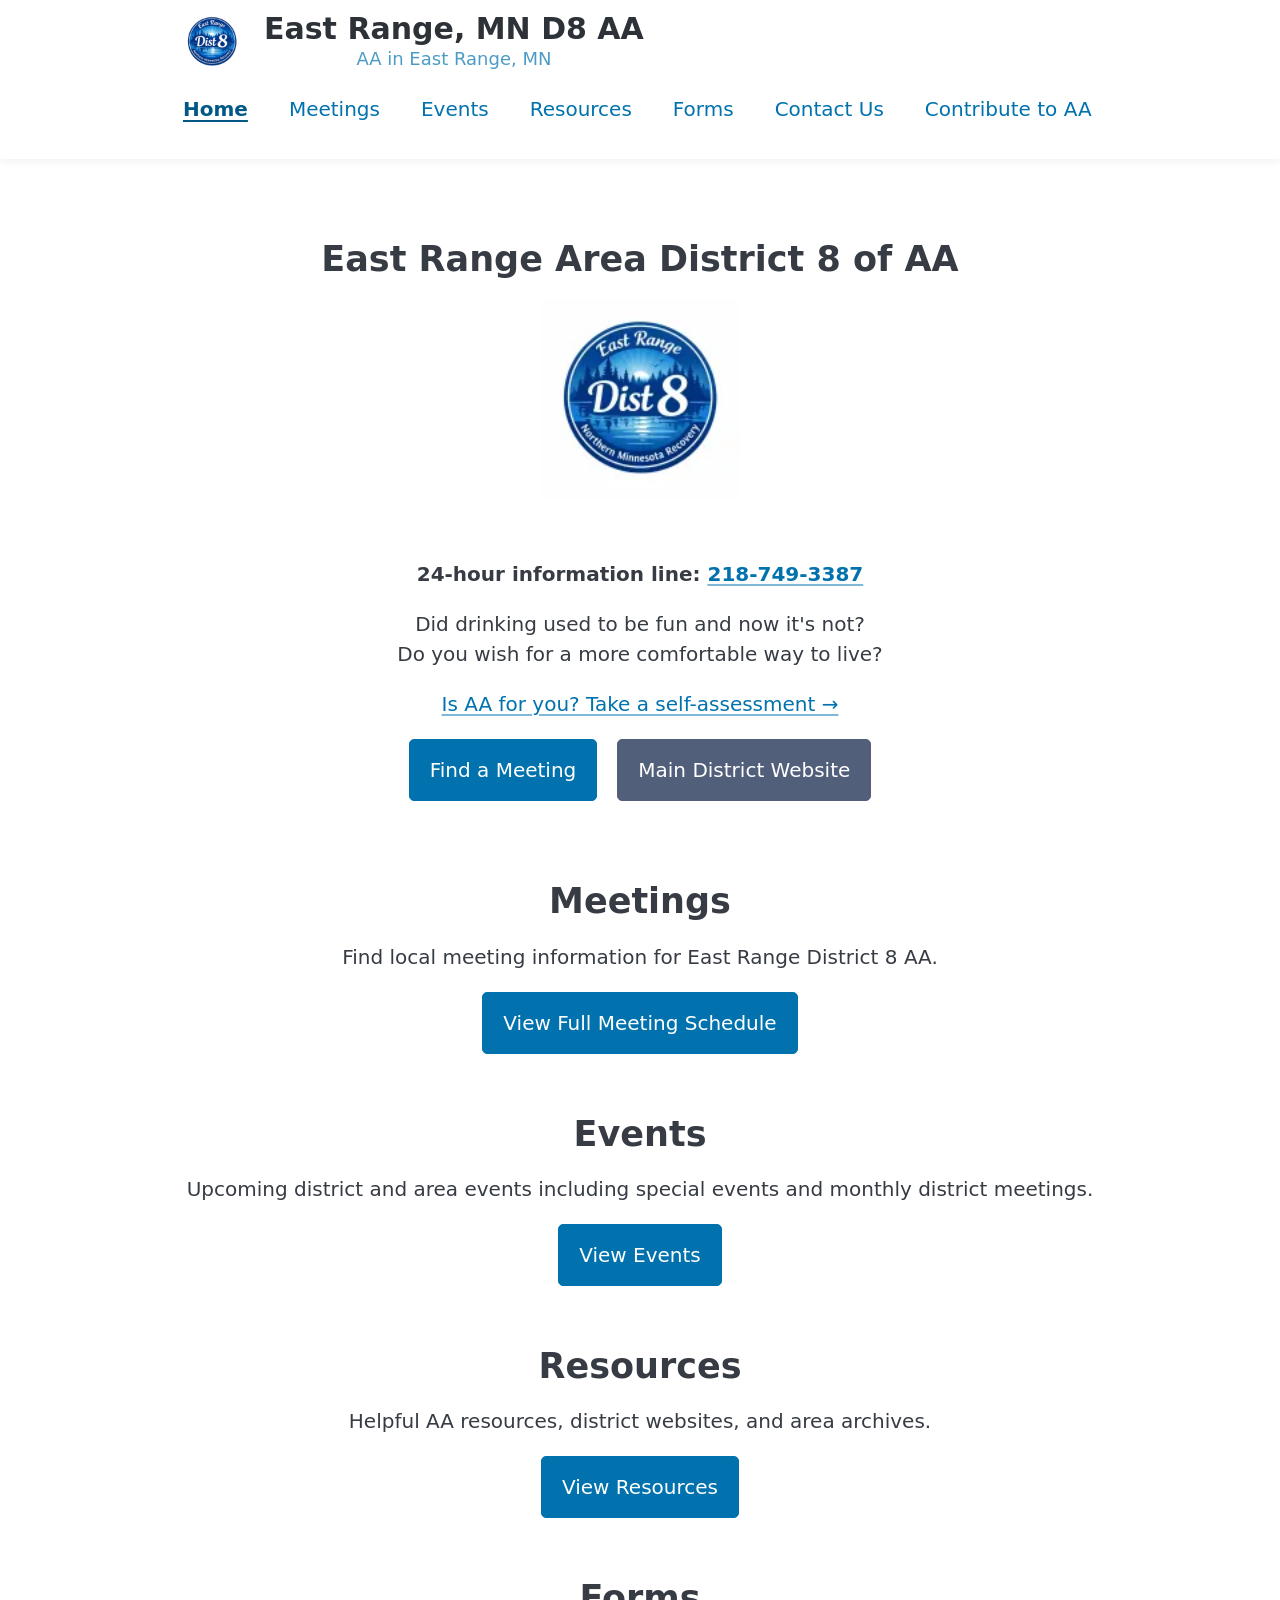
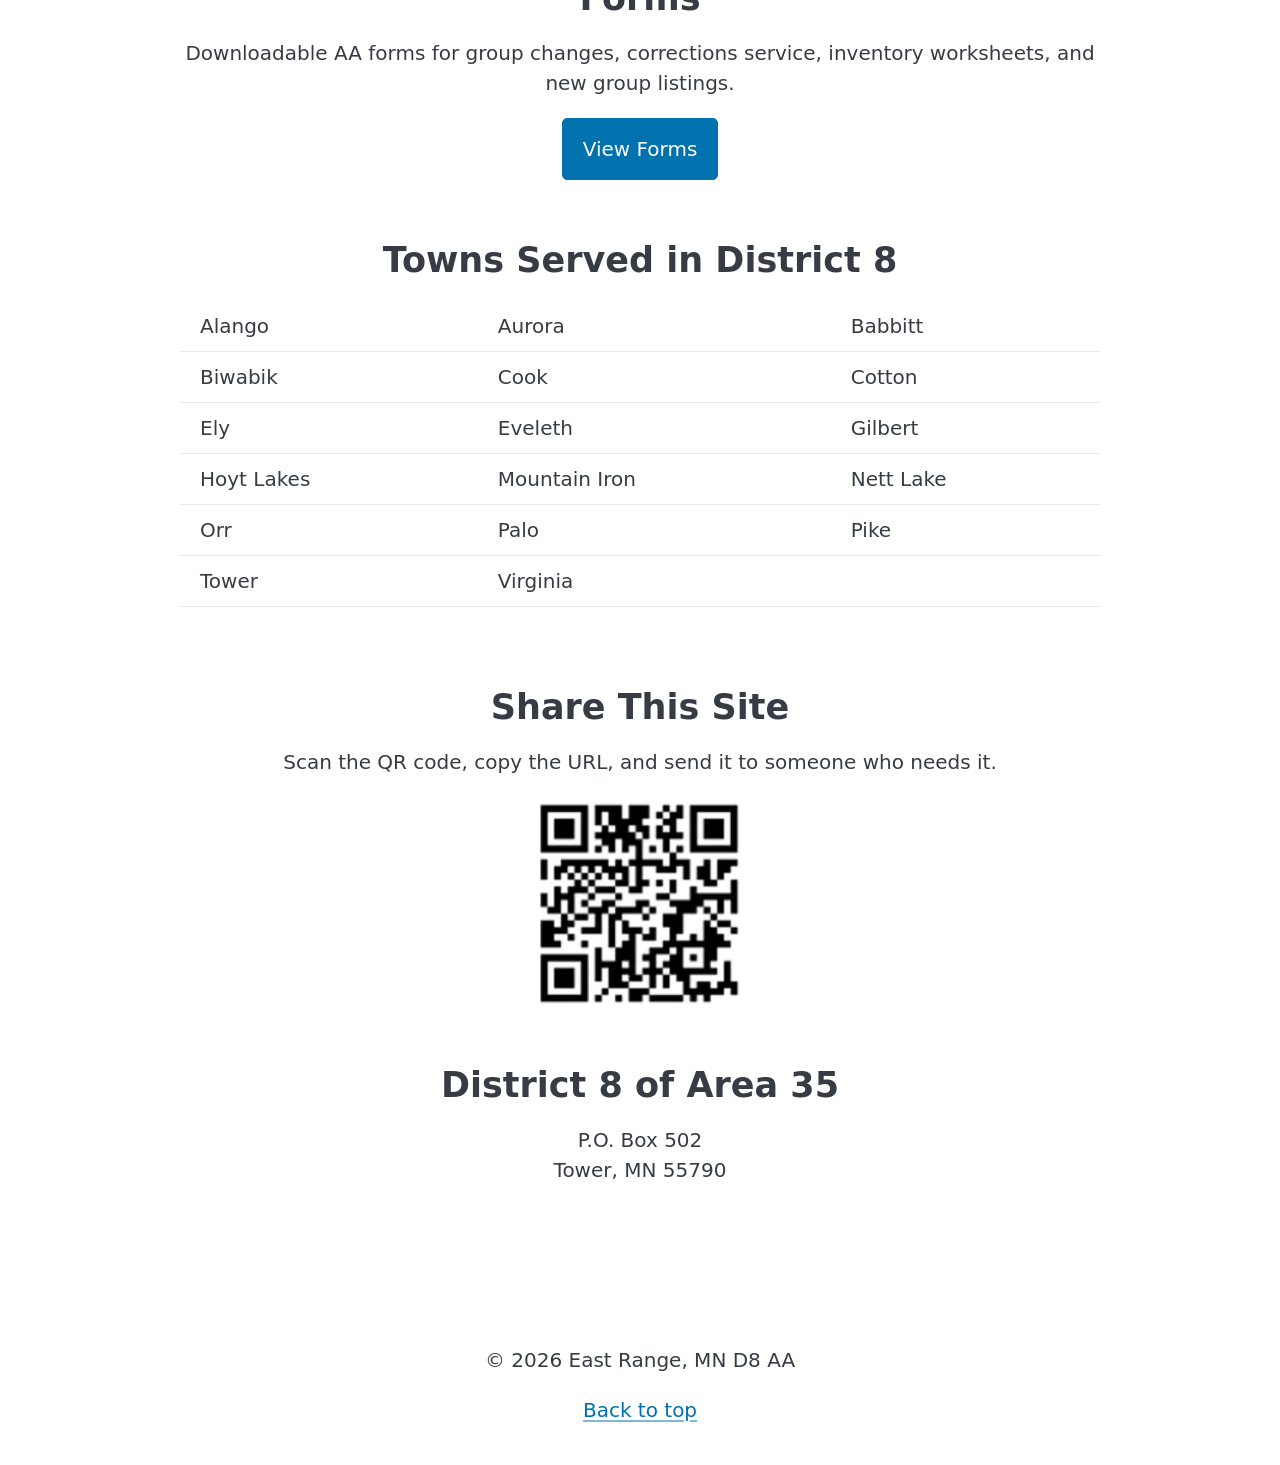
<file: index.html>
<!doctype html>
<html lang="en">
<head>
  <meta charset="utf-8">
  <meta name="viewport" content="width=device-width, initial-scale=1">
  <title>East Range, MN D8 AA</title>
  <meta name="description" content="AA in East Range, MN District 8">
  <link rel="stylesheet" href="assets/css/pico.min.css">
  <link rel="stylesheet" href="assets/css/site.css">
  <!-- Favicon / App Icons -->
  <link rel="icon" href="favicon.ico" sizes="any">
  <link rel="icon" type="image/png" sizes="32x32" href="assets/images/favicon_io/favicon-32x32.png">
  <link rel="icon" type="image/png" sizes="16x16" href="assets/images/favicon_io/favicon-16x16.png">
  <link rel="apple-touch-icon" href="assets/images/favicon_io/apple-touch-icon.png">
  <link rel="manifest" href="assets/images/favicon_io/site.webmanifest">
  <meta name="theme-color" content="#1f4d7a">
</head>
<body>
  <a class="skip-link" href="#main">Skip to content</a>

  <header class="site-header">
    <div class="container">
      <div class="branding">
        <a href="#top" class="brand-link" aria-label="East Range, MN D8 AA home">
          <img src="assets/images/favicon_io/android-chrome-192x192.png"
               alt="East Range District 8 AA logo"
               class="site-logo" width="64" height="64">
          <div class="brand-text">
            <h1 id="top">East Range, MN D8 AA</h1>
            <p class="tagline">AA in East Range, MN</p>
          </div>
        </a>
      </div>

      <nav class="site-nav" aria-label="Primary">
        <details class="nav-toggle">
          <summary role="button" class="secondary">Menu</summary>
          <ul>
            <li><a href="./" aria-current="page">Home</a></li>
            <li><a href="meetings/">Meetings</a></li>
            <li><a href="events/">Events</a></li>
            <li><a href="resources/">Resources</a></li>
            <li><a href="forms/">Forms</a></li>
            <li><a href="contact/">Contact Us</a></li>
            <li><a href="contribute/">Contribute to AA</a></li>
          </ul>
        </details>
        <ul class="nav-wide">
          <li><a href="./" aria-current="page">Home</a></li>
          <li><a href="meetings/">Meetings</a></li>
          <li><a href="events/">Events</a></li>
          <li><a href="resources/">Resources</a></li>
          <li><a href="forms/">Forms</a></li>
          <li><a href="contact/">Contact Us</a></li>
          <li><a href="contribute/">Contribute to AA</a></li>
        </ul>
      </nav>
    </div>
  </header>

  <main id="main" class="container">

    <!-- ============================================================ -->
    <!-- Hero                                                          -->
    <!-- ============================================================ -->
    <section id="home" class="hero">
      <h2>East Range Area District 8 of AA</h2>
          <section id="qr">
         <img src="assets/images/eastrangedist8_nmn_recovery.webp"
           alt="QR code for East Range District 8 AA website"
           width="200" height="200">
    </section>

      <!-- ============================================================ -->
      <!-- 24-hour information line                                      -->
      <!-- Update the phone number here if it changes.                  -->
      <!-- ============================================================ -->
      <p><strong>24-hour information line: <a href="tel:2187493387">218-749-3387</a></strong></p>

      <p>Did drinking used to be fun and now it's not?<br>
         Do you wish for a more comfortable way to live?</p>

      <p><a href="https://www.aa.org/self-assessment" target="_blank" rel="noopener noreferrer">
        Is AA for you? Take a self-assessment →
      </a></p>

      <div class="hero-actions">
        <a href="meetings/" role="button">Find a Meeting</a>
        <a href="https://eastrangedist8.com/" role="button" class="secondary"
           target="_blank" rel="noopener noreferrer">Main District Website</a>
      </div>
    </section>

    <!-- ============================================================ -->
    <!-- Meetings                                                      -->
    <!-- ============================================================ -->
    <section id="meetings">
      <h2>Meetings</h2>
      <p>Find local meeting information for East Range District 8 AA.</p>
      <a href="meetings/" role="button">View Full Meeting Schedule</a>
    </section>

    <!-- ============================================================ -->
    <!-- Events                                                        -->
    <!-- ============================================================ -->
    <section id="events">
      <h2>Events</h2>
      <p>Upcoming district and area events including special events and monthly district meetings.</p>
      <a href="events/" role="button">View Events</a>
    </section>

    <!-- ============================================================ -->
    <!-- Resources                                                     -->
    <!-- ============================================================ -->
    <section id="resources">
      <h2>Resources</h2>
      <p>Helpful AA resources, district websites, and area archives.</p>
      <a href="resources/" role="button">View Resources</a>
    </section>

    <!-- ============================================================ -->
    <!-- Forms                                                         -->
    <!-- ============================================================ -->
    <section id="forms">
      <h2>Forms</h2>
      <p>Downloadable AA forms for group changes, corrections service, inventory worksheets, and new group listings.</p>
      <a href="forms/" role="button">View Forms</a>
    </section>

    <!-- ============================================================ -->
    <!-- Towns Served                                                  -->
    <!-- Update this list if the district boundaries change.           -->
    <!-- ============================================================ -->
    <section id="towns">
      <h2>Towns Served in District 8</h2>
      <div class="table-wrap">
        <table>
          <tbody>
            <tr>
              <td>Alango</td>
              <td>Aurora</td>
              <td>Babbitt</td>
            </tr>
            <tr>
              <td>Biwabik</td>
              <td>Cook</td>
              <td>Cotton</td>
            </tr>
            <tr>
              <td>Ely</td>
              <td>Eveleth</td>
              <td>Gilbert</td>
            </tr>
            <tr>
              <td>Hoyt Lakes</td>
              <td>Mountain Iron</td>
              <td>Nett Lake</td>
            </tr>
            <tr>
              <td>Orr</td>
              <td>Palo</td>
              <td>Pike</td>
            </tr>
            <tr>
              <td>Tower</td>
              <td>Virginia</td>
              <td></td>
            </tr>
          </tbody>
        </table>
      </div>
    </section>

    <!-- ============================================================ -->
    <!-- QR Code                                                       -->
    <!-- Replace assets/images/qr-code.webp with your QR code image. -->
    <!-- Generate one at https://denisecase.github.io/qr-gen/         -->
    <!-- ============================================================ -->
    <section id="qr">
      <h2>Share This Site</h2>
      <p>Scan the QR code, copy the URL, and send it to someone who needs it.</p>
      <img src="assets/images/qr-code.webp"
           alt="QR code for East Range District 8 AA website"
           width="200" height="200">
    </section>

    <!-- ============================================================ -->
    <!-- Our Mailing Address                                       -->
    <!-- Update this address if it changes.                        -->
    <!-- ============================================================ -->
    <section id="mailing-address">
      <h2>District 8 of Area 35</h2>
      <p>P.O. Box 502<br>
         Tower, MN 55790</p>
    </section>

  </main>

  <footer class="site-footer container">
    <p>&copy; 2026 East Range, MN D8 AA</p>
    <p><a href="#top">Back to top</a></p>
  </footer>
</body>
</html>
</file>
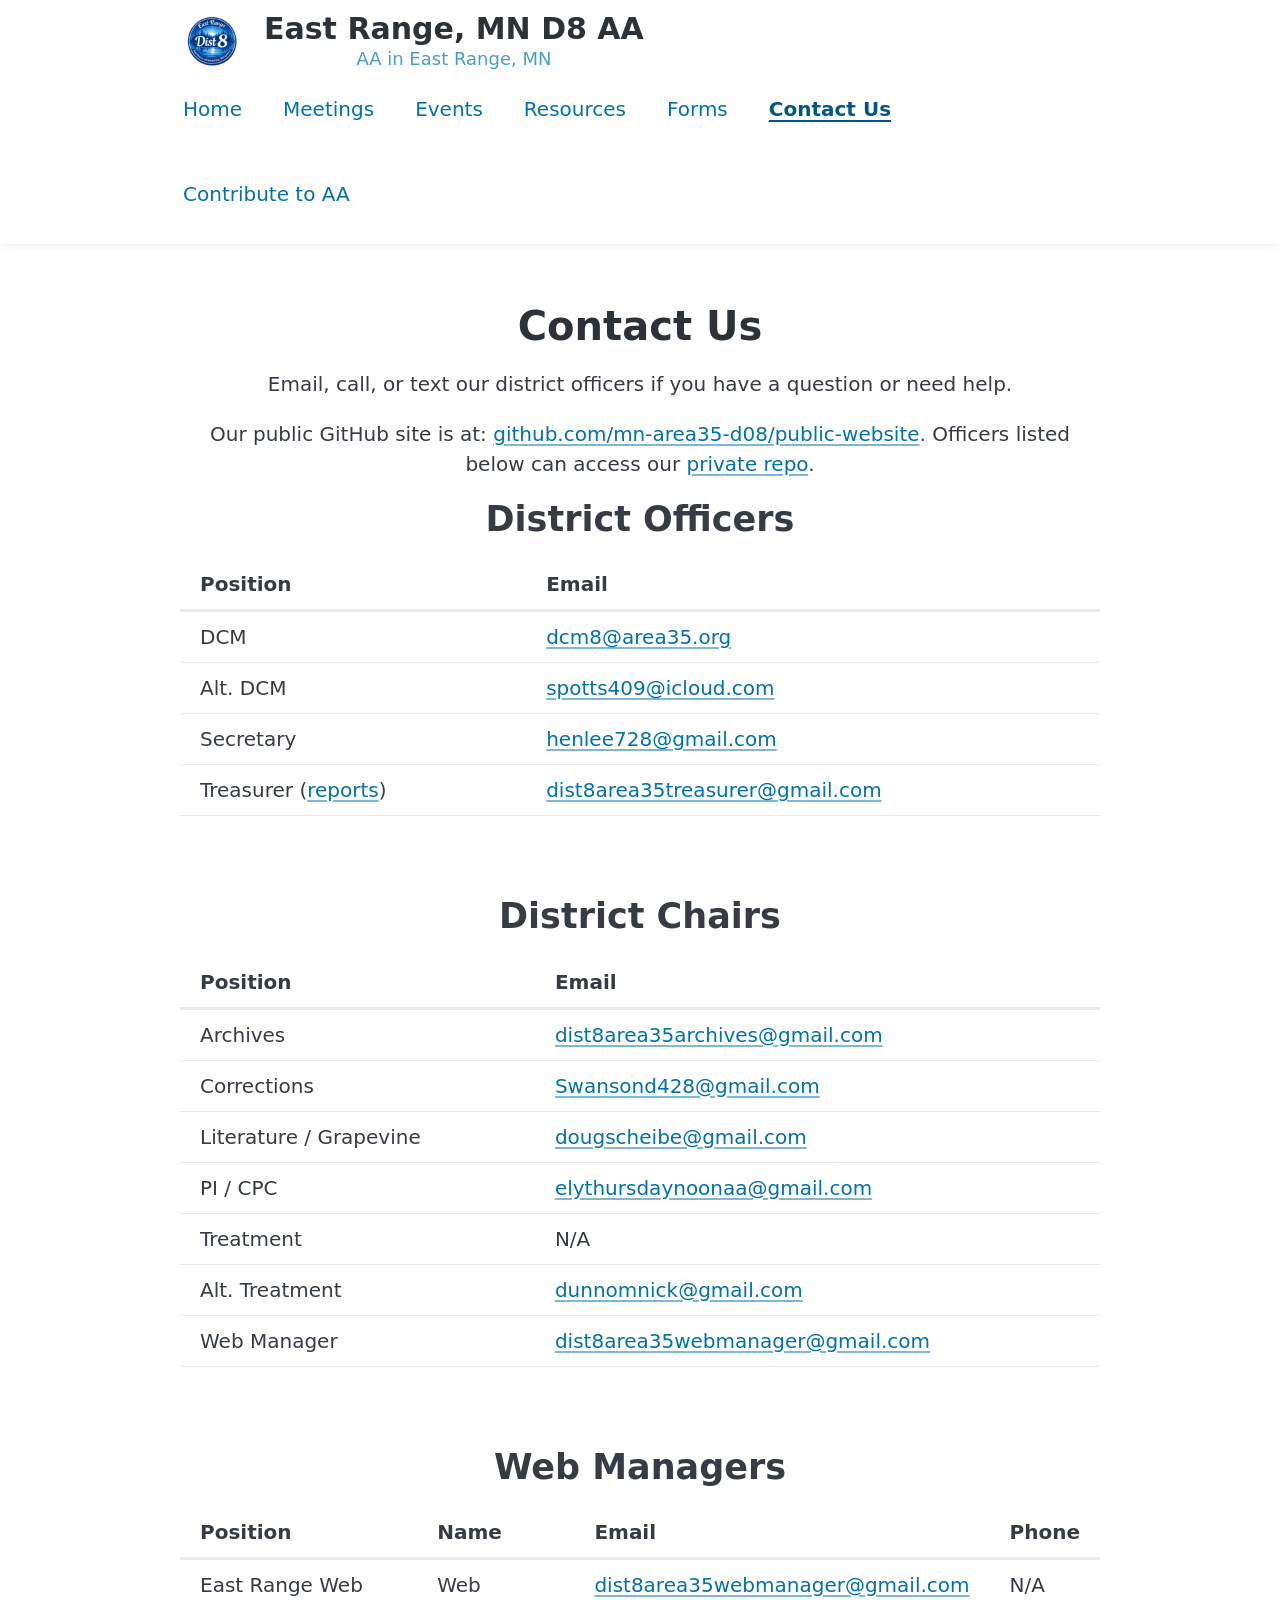
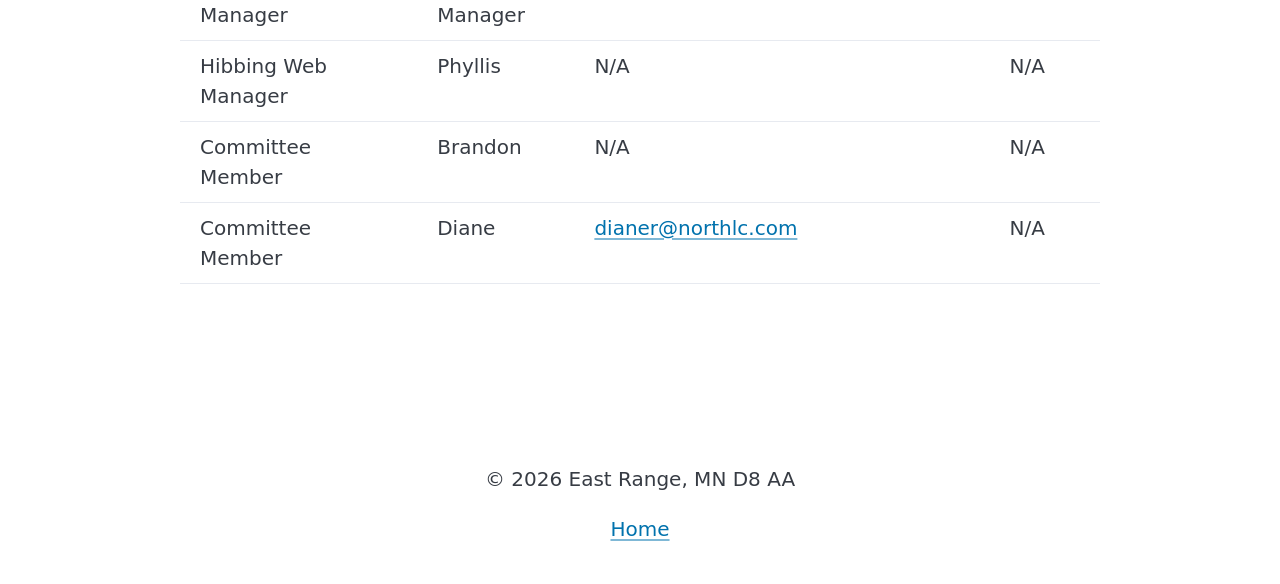
<file: contact/index.html>
<!doctype html>
<html lang="en">
<head>
  <meta charset="utf-8">
  <meta name="viewport" content="width=device-width, initial-scale=1">
  <title>Contact Us | East Range, MN D8 AA</title>
  <meta name="description" content="Contact East Range District 8 AA officers and chairs">
  <link rel="stylesheet" href="../assets/css/pico.min.css">
  <link rel="stylesheet" href="../assets/css/site.css">
  <link rel="icon" href="../favicon.ico" sizes="any">
  <link rel="icon" type="image/png" sizes="32x32" href="../assets/images/favicon_io/favicon-32x32.png">
  <link rel="icon" type="image/png" sizes="16x16" href="../assets/images/favicon_io/favicon-16x16.png">
  <link rel="apple-touch-icon" href="../assets/images/favicon_io/apple-touch-icon.png">
  <link rel="manifest" href="../assets/images/favicon_io/site.webmanifest">
  <meta name="theme-color" content="#1f4d7a">
</head>
<body>
  <a class="skip-link" href="#main">Skip to content</a>

  <header class="site-header">
    <div class="container">
      <div class="branding">
        <a href="../" class="brand-link" aria-label="East Range, MN D8 AA home">
          <img src="../assets/images/favicon_io/android-chrome-192x192.png"
               alt="East Range District 8 AA logo"
               class="site-logo" width="64" height="64">
          <div class="brand-text">
            <h1>East Range, MN D8 AA</h1>
            <p class="tagline">AA in East Range, MN</p>
          </div>
        </a>
      </div>

      <nav class="site-nav" aria-label="Primary">
        <!-- Mobile -->
        <details class="nav-toggle">
          <summary role="button" class="secondary">Menu</summary>
          <ul>
            <li><a href="../">Home</a></li>
            <li><a href="../meetings/">Meetings</a></li>
            <li><a href="../events/">Events</a></li>
            <li><a href="../resources/">Resources</a></li>
            <li><a href="../forms/">Forms</a></li>
            <li><a href="../contact/" aria-current="page">Contact Us</a></li>
            <li><a href="../contribute/">Contribute to AA</a></li>
          </ul>
        </details>
        <!-- Desktop -->
        <ul class="nav-wide">
          <li><a href="../">Home</a></li>
            <li><a href="../meetings/">Meetings</a></li>
            <li><a href="../events/">Events</a></li>
            <li><a href="../resources/">Resources</a></li>
            <li><a href="../forms/">Forms</a></li>
            <li><a href="../contact/" aria-current="page">Contact Us</a></li>
            <li><a href="../contribute/">Contribute to AA</a></li>
        </ul>
      </nav>
    </div>
  </header>

  <main id="main" class="container"><header class="page-header">
      <h1>Contact Us</h1>
      <p>Email, call, or text our district officers if you have a question or need help.</p>
      <p>
        Our public GitHub site is at:
        <a href="https://github.com/mn-area35-d08/public-website">github.com/mn-area35-d08/public-website</a>.
        Officers listed below can access our
        <a href="https://github.com/mn-area35-d08/private-repo">private repo</a>.
      </p>
    </header>

    <!-- ============================================================ -->
    <!-- District Officers table                                       -->
    <!-- Rows generated from updates/contact-us/YYYY.toml             -->
    <!-- ============================================================ -->
    <section id="officers">
      <h2>District Officers</h2>
      <div class="table-wrap">
        <table class="meetings-table">
          <thead>
            <tr>
              <th scope="col">Position</th>
              <th scope="col">Email</th>
            </tr>
          </thead>
          <tbody>
                        <tr>
              <td>DCM</td>
              <td><a href="mailto:dcm8@area35.org">dcm8@area35.org</a></td>
            </tr>
            <tr>
              <td>Alt. DCM</td>
              <td><a href="mailto:spotts409@icloud.com">spotts409@icloud.com</a></td>
            </tr>
            <tr>
              <td>Secretary</td>
              <td><a href="mailto:henlee728@gmail.com">henlee728@gmail.com</a></td>
            </tr>
            <tr>
              <td>Treasurer (<a href="../treasurer/">reports</a>)</td>
              <td><a href="mailto:dist8area35treasurer@gmail.com">dist8area35treasurer@gmail.com</a></td>
            </tr>
          </tbody>
        </table>
      </div>
    </section>

    <!-- ============================================================ -->
    <!-- District Chairs table                                         -->
    <!-- ============================================================ -->
    <section id="chairs">
      <h2>District Chairs</h2>
      <div class="table-wrap">
        <table class="meetings-table">
          <thead>
            <tr>
              <th scope="col">Position</th>
              <th scope="col">Email</th>
            </tr>
          </thead>
          <tbody>
                        <tr>
              <td>Archives</td>
              <td><a href="mailto:dist8area35archives@gmail.com">dist8area35archives@gmail.com</a></td>
            </tr>
            <tr>
              <td>Corrections</td>
              <td><a href="mailto:Swansond428@gmail.com">Swansond428@gmail.com</a></td>
            </tr>
            <tr>
              <td>Literature / Grapevine</td>
              <td><a href="mailto:dougscheibe@gmail.com">dougscheibe@gmail.com</a></td>
            </tr>
            <tr>
              <td>PI / CPC</td>
              <td><a href="mailto:elythursdaynoonaa@gmail.com">elythursdaynoonaa@gmail.com</a></td>
            </tr>
            <tr>
              <td>Treatment</td>
              <td>N/A</td>
            </tr>
            <tr>
              <td>Alt. Treatment</td>
              <td><a href="mailto:dunnomnick@gmail.com">dunnomnick@gmail.com</a></td>
            </tr>
            <tr>
              <td>Web Manager</td>
              <td><a href="mailto:dist8area35webmanager@gmail.com">dist8area35webmanager@gmail.com</a></td>
            </tr>
          </tbody>
        </table>
      </div>
    </section>

    <!-- ============================================================ -->
    <!-- Web Managers table                                            -->
    <!-- ============================================================ -->
    <section id="web-managers">
      <h2>Web Managers</h2>
      <div class="table-wrap">
        <table class="meetings-table">
          <thead>
            <tr>
              <th scope="col">Position</th>
              <th scope="col">Name</th>
              <th scope="col">Email</th>
              <th scope="col">Phone</th>
            </tr>
          </thead>
          <tbody>
                        <tr>
              <td>East Range Web Manager</td>
              <td>Web Manager</td>
              <td><a href="mailto:dist8area35webmanager@gmail.com">dist8area35webmanager@gmail.com</a></td>
              <td>N/A</td>
            </tr>
            <tr>
              <td>Hibbing Web Manager</td>
              <td>Phyllis</td>
              <td>N/A</td>
              <td>N/A</td>
            </tr>
            <tr>
              <td>Committee Member</td>
              <td>Brandon</td>
              <td>N/A</td>
              <td>N/A</td>
            </tr>
            <tr>
              <td>Committee Member</td>
              <td>Diane</td>
              <td><a href="mailto:dianer@northlc.com">dianer@northlc.com</a></td>
              <td>N/A</td>
            </tr>
          </tbody>
        </table>
      </div>
    </section>


    </section></main>

  <footer class="site-footer container">
    <p>&copy; 2026 East Range, MN D8 AA</p>
    <p><a href="../">Home</a></p>
  </footer>
</body>
</html>
</file>
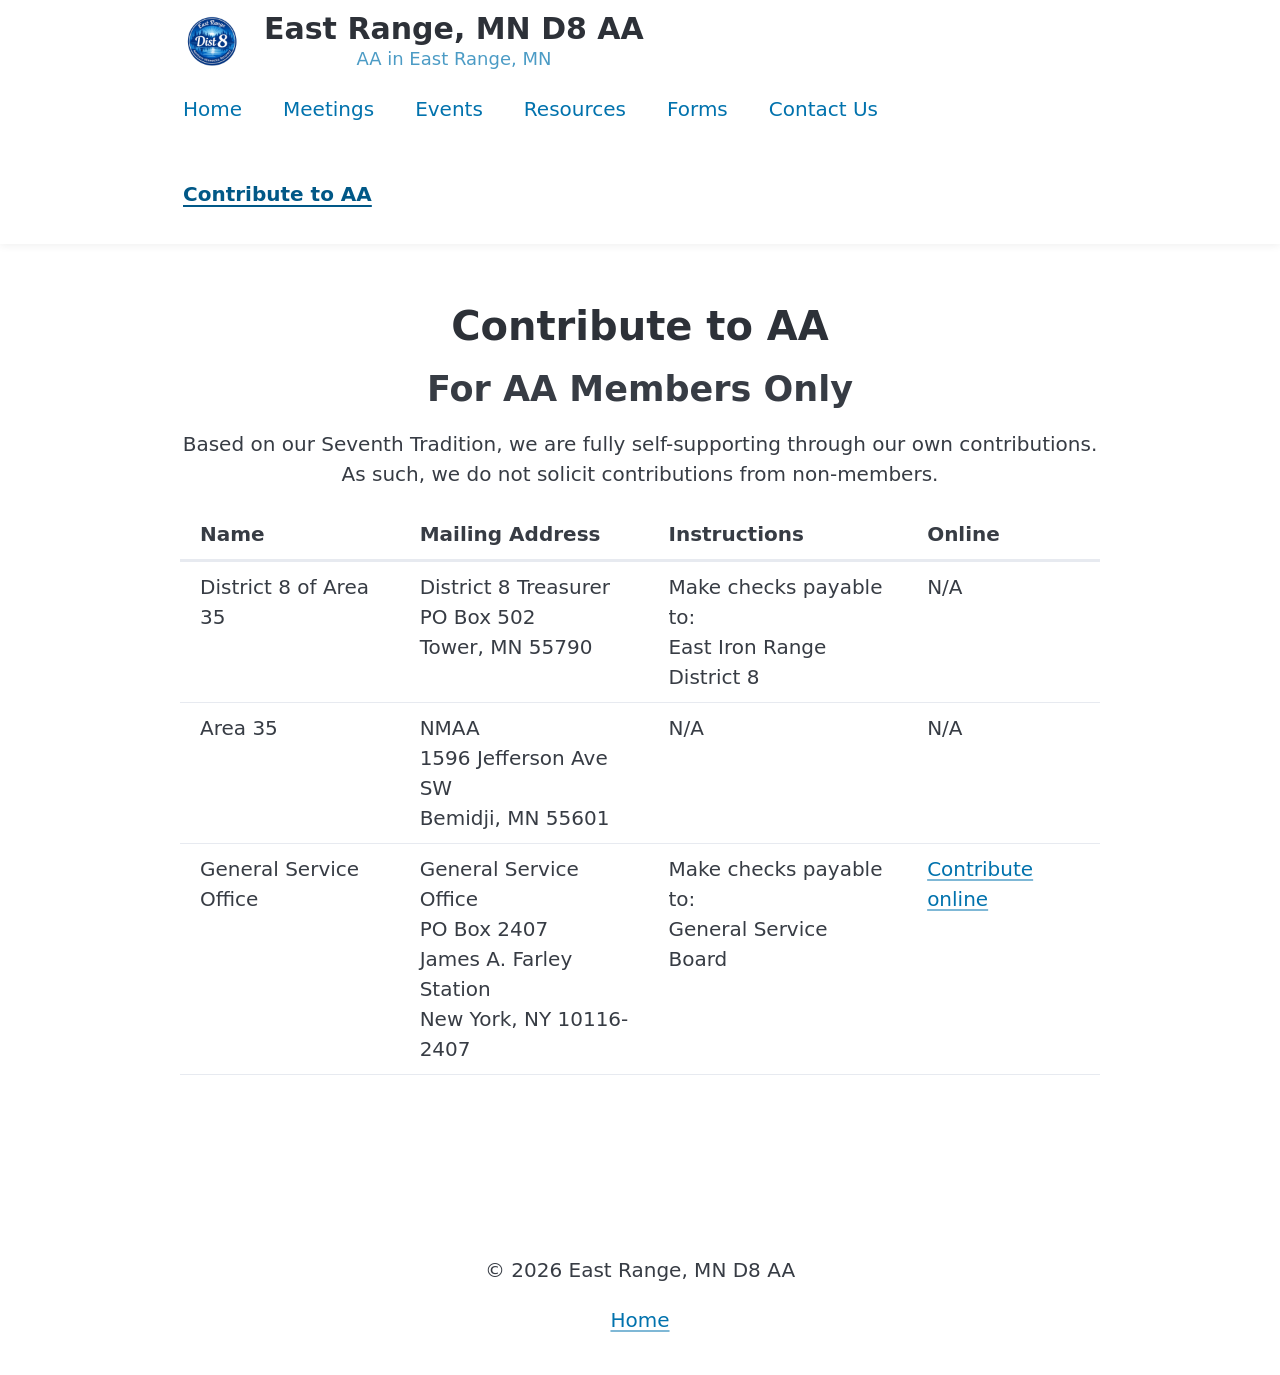
<file: contribute/index.html>
<!doctype html>
<html lang="en">

<head>
  <meta charset="utf-8">
  <meta name="viewport" content="width=device-width, initial-scale=1">
  <title>Contribute to AA | East Range, MN D8 AA</title>
  <meta name="description" content="Contribute to AA East Range District 8">
  <link rel="stylesheet" href="../assets/css/pico.min.css">
  <link rel="stylesheet" href="../assets/css/site.css">
  <link rel="icon" href="../favicon.ico" sizes="any">
  <link rel="icon" type="image/png" sizes="32x32" href="../assets/images/favicon_io/favicon-32x32.png">
  <link rel="icon" type="image/png" sizes="16x16" href="../assets/images/favicon_io/favicon-16x16.png">
  <link rel="apple-touch-icon" href="../assets/images/favicon_io/apple-touch-icon.png">
  <link rel="manifest" href="../assets/images/favicon_io/site.webmanifest">
  <meta name="theme-color" content="#1f4d7a">
</head>

<body>
  <a class="skip-link" href="#main">Skip to content</a>

  <header class="site-header">
    <div class="container">
      <div class="branding">
        <a href="../" class="brand-link" aria-label="East Range, MN D8 AA home">
          <img src="../assets/images/favicon_io/android-chrome-192x192.png" alt="East Range District 8 AA logo"
            class="site-logo" width="64" height="64">
          <div class="brand-text">
            <h1>East Range, MN D8 AA</h1>
            <p class="tagline">AA in East Range, MN</p>
          </div>
        </a>
      </div>

      <nav class="site-nav" aria-label="Primary">
        <details class="nav-toggle">
          <summary role="button" class="secondary">Menu</summary>
          <ul>
            <li><a href="../">Home</a></li>
            <li><a href="../meetings/">Meetings</a></li>
            <li><a href="../events/">Events</a></li>
            <li><a href="../resources/">Resources</a></li>
            <li><a href="../forms/">Forms</a></li>
            <li><a href="../contact/">Contact Us</a></li>
            <li><a href="./" aria-current="page">Contribute to AA</a></li>
          </ul>
        </details>
        <ul class="nav-wide">
          <li><a href="../">Home</a></li>
          <li><a href="../meetings/">Meetings</a></li>
          <li><a href="../events/">Events</a></li>
          <li><a href="../resources/">Resources</a></li>
          <li><a href="../forms/">Forms</a></li>
          <li><a href="../contact/">Contact Us</a></li>
          <li><a href="./" aria-current="page">Contribute to AA</a></li>
        </ul>
      </nav>
    </div>
  </header>

  <main id="main" class="container">
    <header class="page-header">
      <h1>Contribute to AA</h1>
    </header>

    <!-- ============================================================ -->
    <!-- Contribution information                                      -->
    <!-- For AA members only per the Seventh Tradition.               -->
    <!-- To update mailing addresses or add online links, edit the    -->
    <!-- table rows below.                                            -->
    <!-- ============================================================ -->
    <section id="contribute">
      <h2>For AA Members Only</h2>
      <p>Based on our Seventh Tradition, we are fully self-supporting through our
        own contributions. As such, we do not solicit contributions from
        non-members.</p>

      <div class="table-wrap">
        <table class="meetings-table">
          <thead>
            <tr>
              <th scope="col">Name</th>
              <th scope="col">Mailing Address</th>
              <th scope="col">Instructions</th>
              <th scope="col">Online</th>
            </tr>
          </thead>
          <tbody>
            <tr>
              <td>District 8 of Area 35</td>
              <td>District 8 Treasurer<br>PO Box 502<br>Tower, MN 55790</td>
              <td>Make checks payable to:<br>East Iron Range District 8</td>
              <td>N/A</td>
            </tr>
            <tr>
              <td>Area 35</td>
              <td>NMAA<br>1596 Jefferson Ave SW<br>Bemidji, MN 55601</td>
              <td>N/A</td>
              <td>N/A</td>
            </tr>
            <tr>
              <td>General Service Office</td>
              <td>General Service Office<br>PO Box 2407<br>James A. Farley Station<br>New York, NY 10116-2407</td>
              <td>Make checks payable to:<br>General Service Board</td>
              <td>
                <a href="https://contribution.aa.org/" target="_blank" rel="noopener noreferrer">Contribute online</a>
              </td>
            </tr>
          </tbody>
        </table>
      </div>
    </section>

  </main>

  <footer class="site-footer container">
    <p>&copy; 2026 East Range, MN D8 AA</p>
    <p><a href="../">Home</a></p>
  </footer>
</body>

</html>
</file>
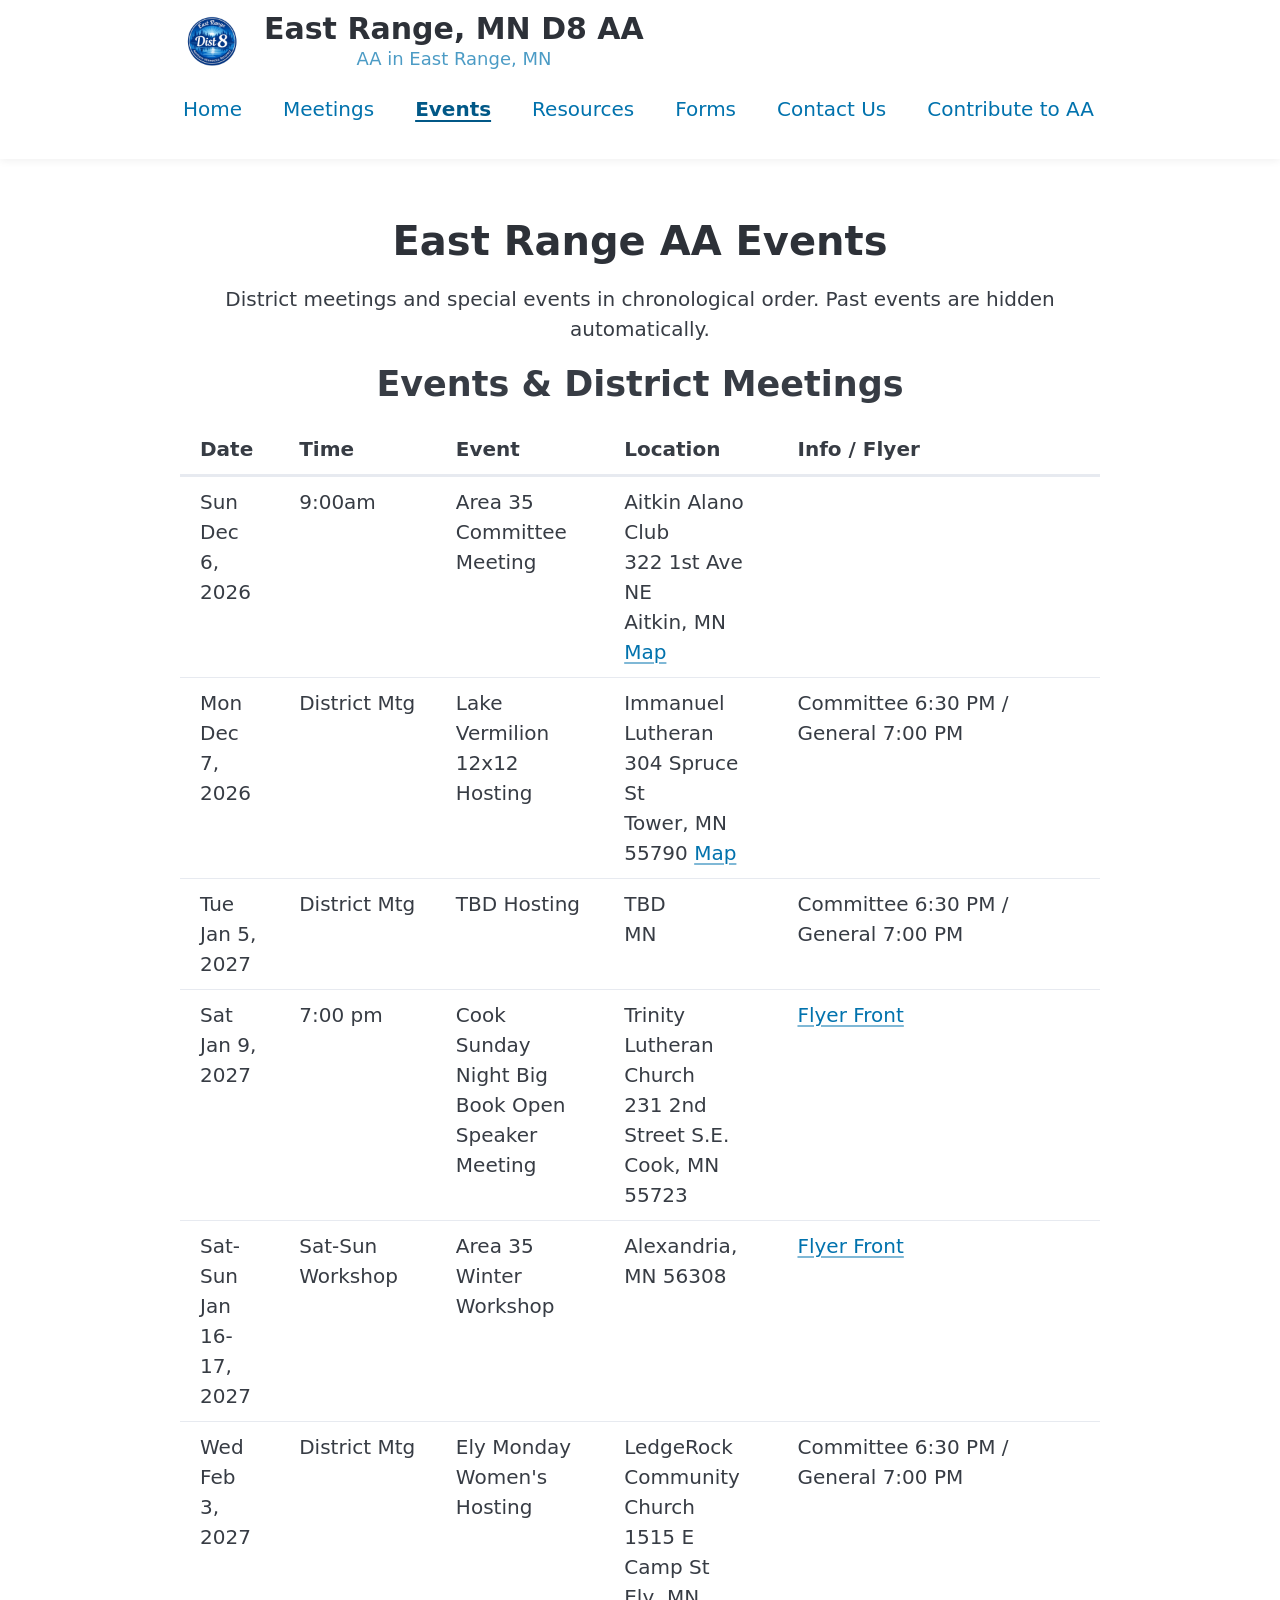
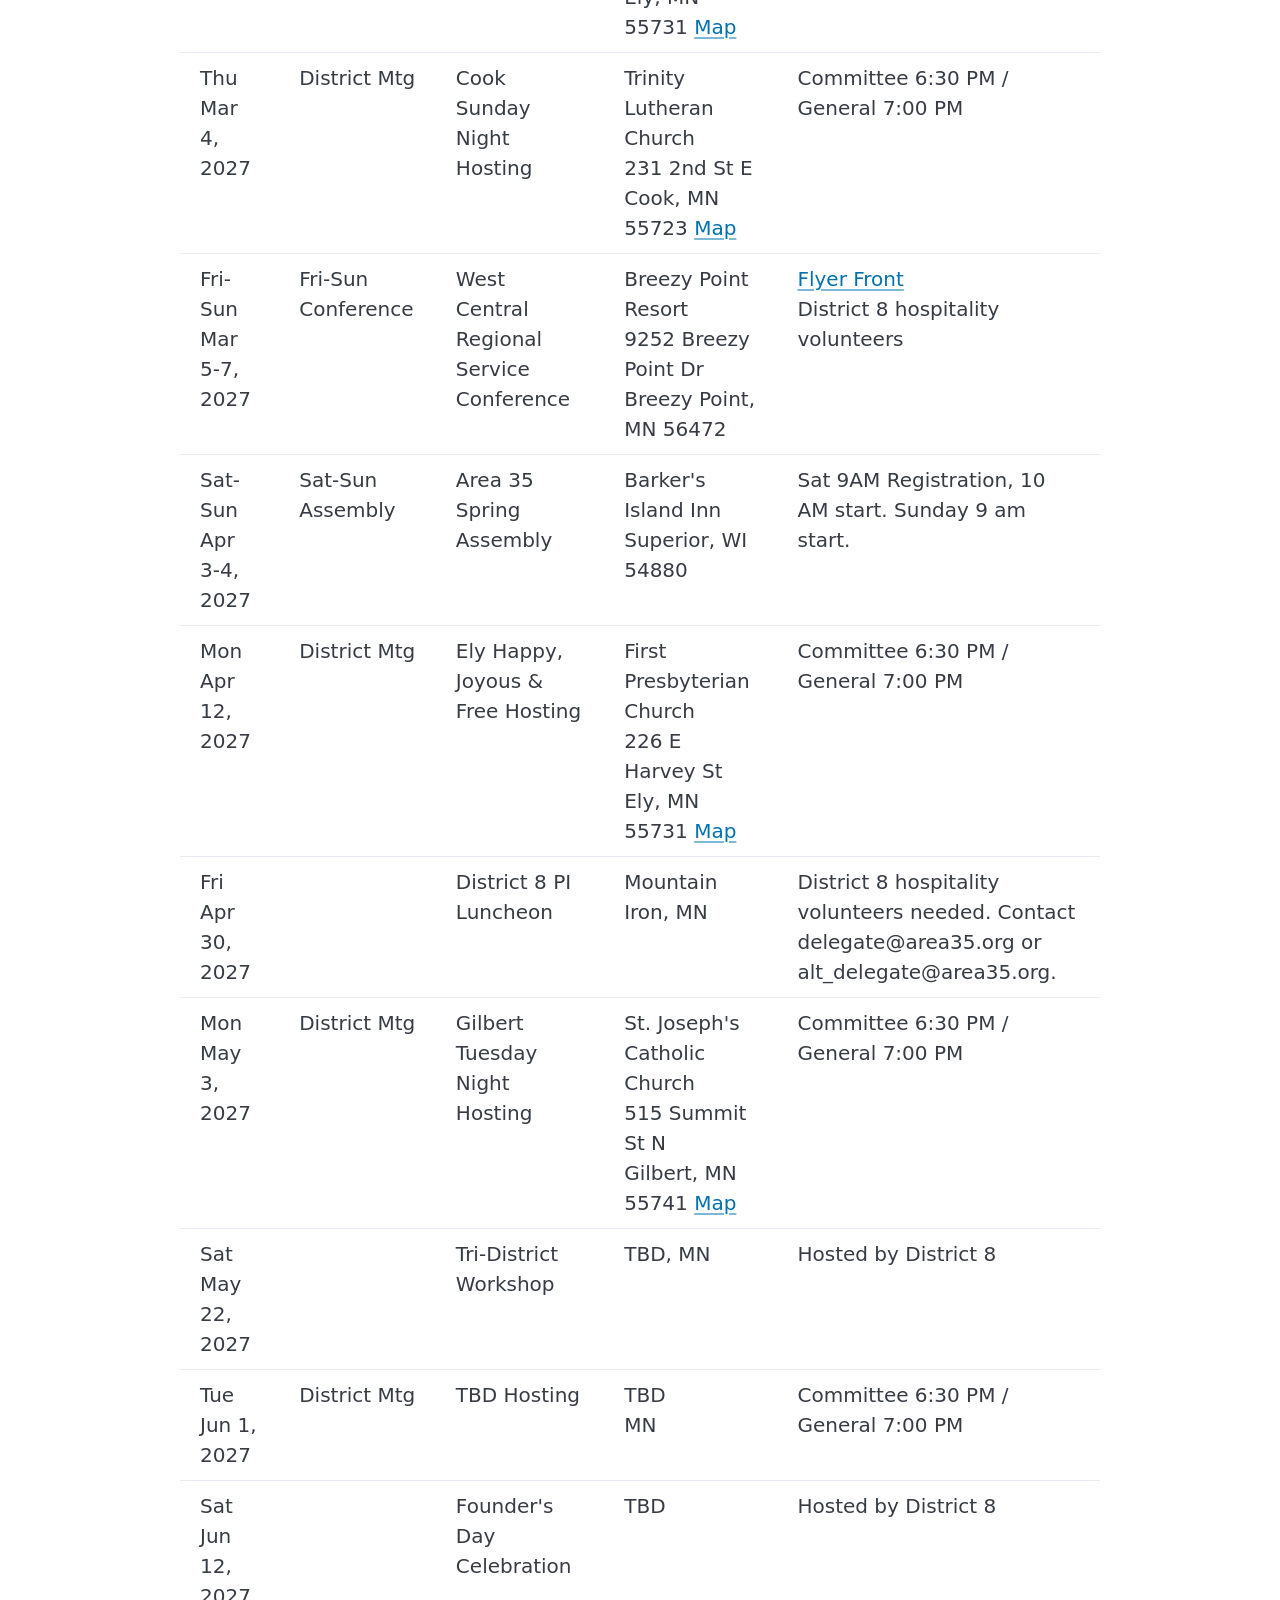
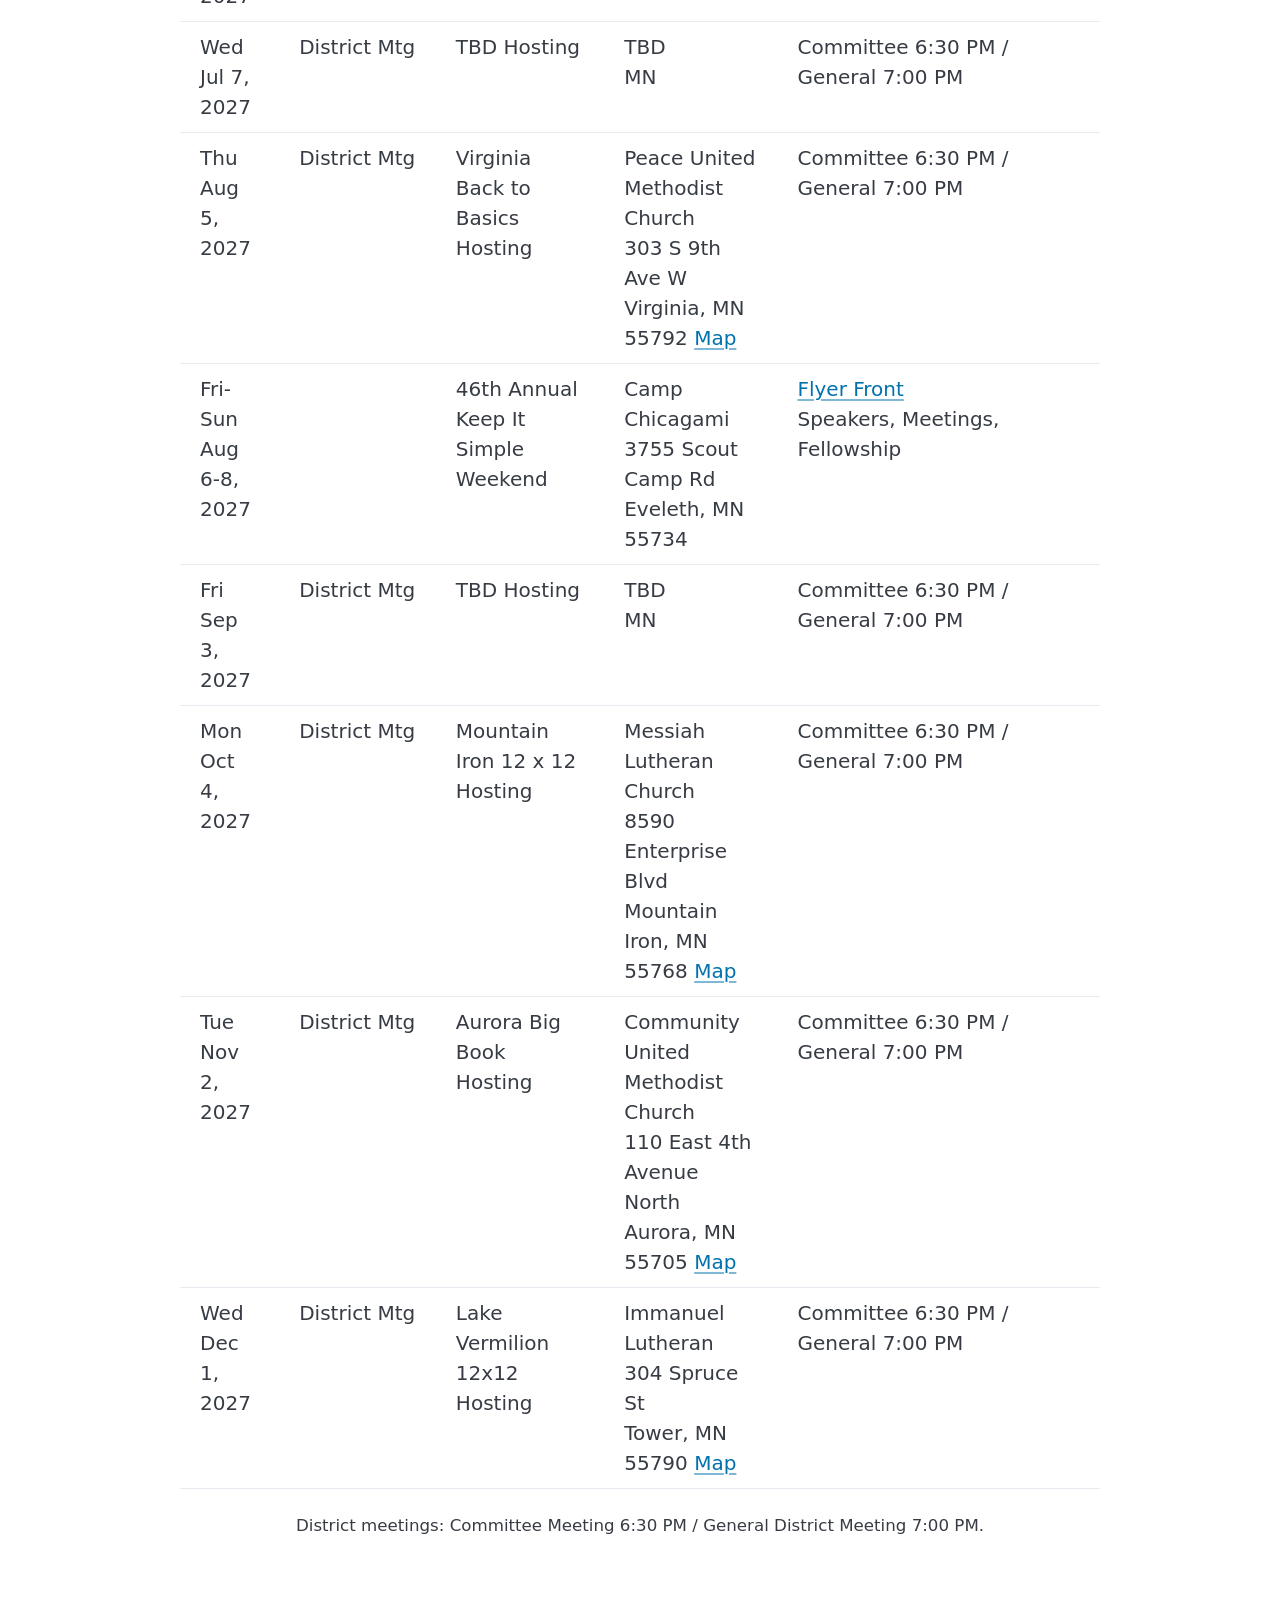
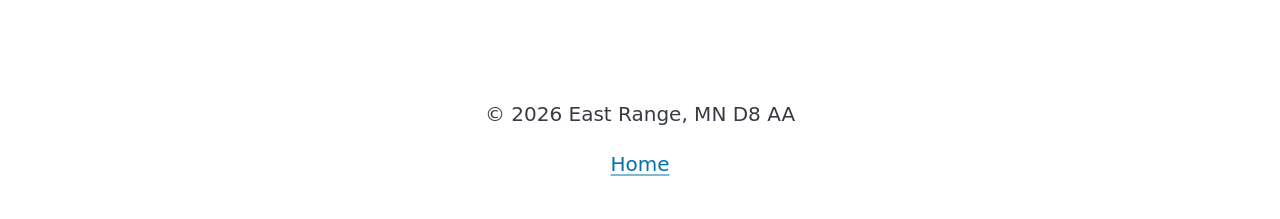
<file: events/index.html>
<!doctype html>
<html lang="en">
<head>
  <meta charset="utf-8">
  <meta name="viewport" content="width=device-width, initial-scale=1">
  <title>Events | East Range, MN D8 AA</title>
  <meta name="description" content="East Range AA district events and meeting schedule">
  <link rel="stylesheet" href="../assets/css/pico.min.css">
  <link rel="stylesheet" href="../assets/css/site.css">
  <link rel="icon" href="../favicon.ico" sizes="any">
  <link rel="icon" type="image/png" sizes="32x32" href="../assets/images/favicon_io/favicon-32x32.png">
  <link rel="icon" type="image/png" sizes="16x16" href="../assets/images/favicon_io/favicon-16x16.png">
  <link rel="apple-touch-icon" href="../assets/images/favicon_io/apple-touch-icon.png">
  <link rel="manifest" href="../assets/images/favicon_io/site.webmanifest">
  <meta name="theme-color" content="#1f4d7a">
</head>
<body>
  <a class="skip-link" href="#main">Skip to content</a>

  <header class="site-header">
    <div class="container">
      <div class="branding">
        <a href="../" class="brand-link" aria-label="East Range, MN D8 AA home">
          <img src="../assets/images/favicon_io/android-chrome-192x192.png"
               alt="East Range District 8 AA logo"
               class="site-logo" width="64" height="64">
          <div class="brand-text">
            <h1>East Range, MN D8 AA</h1>
            <p class="tagline">AA in East Range, MN</p>
          </div>
        </a>
      </div>

      <nav class="site-nav" aria-label="Primary">
        <!-- Mobile -->
        <details class="nav-toggle">
          <summary role="button" class="secondary">Menu</summary>
          <ul>
            <li><a href="../">Home</a></li>
            <li><a href="../meetings/">Meetings</a></li>
            <li><a href="../events/" aria-current="page">Events</a></li>
            <li><a href="../resources/">Resources</a></li>
            <li><a href="../forms/">Forms</a></li>
            <li><a href="../contact/">Contact Us</a></li>
            <li><a href="../contribute/">Contribute to AA</a></li>
          </ul>
        </details>
        <!-- Desktop -->
        <ul class="nav-wide">
          <li><a href="../">Home</a></li>
            <li><a href="../meetings/">Meetings</a></li>
            <li><a href="../events/" aria-current="page">Events</a></li>
            <li><a href="../resources/">Resources</a></li>
            <li><a href="../forms/">Forms</a></li>
            <li><a href="../contact/">Contact Us</a></li>
            <li><a href="../contribute/">Contribute to AA</a></li>
        </ul>
      </nav>
    </div>
  </header>

  <main id="main" class="container"><header class="page-header">
      <h1>East Range AA Events</h1>
      <p>District meetings and special events in chronological order.
         Past events are hidden automatically.</p>
    </header>

    <section id="events">
      <h2>Events &amp; District Meetings</h2>
      <div class="table-wrap">
        <table class="meetings-table">
          <thead>
            <tr>
              <th scope="col">Date</th>
              <th scope="col">Time</th>
              <th scope="col">Event</th>
              <th scope="col">Location</th>
              <th scope="col">Info / Flyer</th>
            </tr>
          </thead>
          <tbody>
                        <tr class="past-event">
              <td>Fri Jan 9, 2026</td>
              <td>District Mtg</td>
              <td>Pike Sandy Hosting</td>
              <td>Pike Town Hall<br>6862 Co Hwy 68<br>Embarrass, MN 55732
              <a href="https://maps.app.goo.gl/otKRhY1yy4pJifCy6" target="_blank" rel="noopener noreferrer">Map</a></td>
              <td>Committee 6:30 PM / General 7:00 PM</td>
            </tr>
            <tr class="past-event">
              <td>Mon Feb 2, 2026</td>
              <td>District Mtg</td>
              <td>Biwabik Sunday Night Hosting</td>
              <td>United Church of Christ<br>501 Main St<br>Biwabik, MN 55708
              <a href="https://maps.app.goo.gl/MGNs1tQksocr5tcTA" target="_blank" rel="noopener noreferrer">Map</a></td>
              <td>Committee 6:30 PM / General 7:00 PM</td>
            </tr>
            <tr class="past-event">
              <td>Tue Mar 3, 2026</td>
              <td>District Mtg</td>
              <td>Cook Sunday Night Hosting</td>
              <td>Trinity Lutheran Church<br>231 2nd St E<br>Cook, MN 55723
              <a href="https://maps.app.goo.gl/EDCQDGU3FS7kETDF9" target="_blank" rel="noopener noreferrer">Map</a></td>
              <td>Committee 6:30 PM / General 7:00 PM</td>
            </tr>
            <tr class="past-event">
              <td>Wed Apr 8, 2026</td>
              <td>District Mtg</td>
              <td>Virginia Friday Night Open Hosting</td>
              <td>St. Paul's Episcopal Church<br>231 3rd St S<br>Virginia, MN 55792
              <a href="https://maps.app.goo.gl/KFdoZTv1CmEHGxCJ6" target="_blank" rel="noopener noreferrer">Map</a></td>
              <td>Committee 6:30 PM / General 7:00 PM</td>
            </tr>
            <tr class="past-event">
              <td>Sat Apr 11, 2026</td>
              <td>7pm Speaker</td>
              <td>Gilbert Tues Night Open Mtg - Celebrating 44th Year</td>
              <td>St. Joseph's Catholic Church<br>Summit &amp; Louisiana<br>Gilbert, MN</td>
              <td>Treats before, during &amp; after</td>
            </tr>
            <tr class="past-event">
              <td>Fri-Sat Apr 24-25, 2026</td>
              <td>Fri ~5pm–10pm / Sat ~9:30am–8pm</td>
              <td>1st Annual Came to Believe Big Book Workshop</td>
              <td>Lake Place Foundation<br>25704 CR 338<br>Bovey, MN 55709</td>
              <td></td>
            </tr>
            <tr class="past-event">
              <td>Fri-Sat May 1-2, 2026</td>
              <td>5pm</td>
              <td>54th Annual Iron Range Get Together</td>
              <td>Red Rock Inn<br>1402 East Howard<br>Hibbing, MN</td>
              <td><a href="https://eastrangedist8.com/wp-content/uploads/2026/01/Scan2026-01-11_112222.pdf" target="_blank" rel="noopener noreferrer">Flyer Front</a><br><a href="https://eastrangedist8.com/wp-content/uploads/2026/01/Scan2026-01-11_112810.pdf" target="_blank" rel="noopener noreferrer">Flyer Back</a></td>
            </tr>
            <tr class="past-event">
              <td>Thu May 7, 2026</td>
              <td>District Mtg</td>
              <td>Ely Happy, Joyous &amp; Free Hosting</td>
              <td>First Presbyterian Church<br>226 E Harvey St<br>Ely, MN 55731
              <a href="https://maps.app.goo.gl/TDRmFuT5mg97UQR59" target="_blank" rel="noopener noreferrer">Map</a></td>
              <td>Committee 6:30 PM / General 7:00 PM</td>
            </tr>
            <tr class="past-event">
              <td>Sun Jun 7, 2026</td>
              <td>9:00am</td>
              <td>Area 36 Committee Meeting</td>
              <td>Aitkin Alano Club<br>322 1st Ave NE<br>Aitkin, MN
              <a href="https://maps.app.goo.gl/otKRhY1yy4pJifCy6" target="_blank" rel="noopener noreferrer">Map</a></td>
              <td></td>
            </tr>
            <tr class="past-event">
              <td>Fri Jun 12, 2026</td>
              <td>District Mtg</td>
              <td>Ely Monday Women's Hosting</td>
              <td>LedgeRock Community Church<br>1515 E Camp St<br>Ely, MN 55731
              <a href="https://maps.app.goo.gl/K3CqdLvKVLuaQB679" target="_blank" rel="noopener noreferrer">Map</a></td>
              <td>Committee 6:30 PM / General 7:00 PM</td>
            </tr>
            <tr class="past-event">
              <td>Mon Jul 6, 2026</td>
              <td>District Mtg</td>
              <td>Virginia Back to Basics Hosting</td>
              <td>Peace United Methodist Church<br>303 S 9th Ave W<br>Virginia, MN 55792
              <a href="https://maps.app.goo.gl/knTNi4tG57swtMXK6" target="_blank" rel="noopener noreferrer">Map</a></td>
              <td>Committee 6:30 PM / General 7:00 PM</td>
            </tr>
            <tr class="past-event">
              <td>Sun Aug 2, 2026</td>
              <td>9:00am</td>
              <td>Area 36 Committee Meeting</td>
              <td>Aitkin Alano Club<br>322 1st Ave NE<br>Aitkin, MN
              <a href="https://maps.app.goo.gl/otKRhY1yy4pJifCy6" target="_blank" rel="noopener noreferrer">Map</a></td>
              <td></td>
            </tr>
            <tr class="past-event">
              <td>Tue Aug 4, 2026</td>
              <td>District Mtg</td>
              <td>Virginia Friday Night Open Hosting</td>
              <td>St. Paul's Episcopal Church<br>231 3rd St S<br>Virginia, MN 55792
              <a href="https://www.google.com/maps/place/St+Paul's+Episcopal+Church/@47.5206368,-92.53693,885m/data=!3m2!1e3!4b1!4m6!3m5!1s0x52a55095bfd182e9:0x9d20576bfe5cbf63!8m2!3d47.5206368!4d-92.5343551!16s%2Fg%2F1tk1ypd9?entry=ttu&g_ep=EgoyMDI2MTAwNy4wIKXMDSoASAFQAw%3D%3D" target="_blank" rel="noopener noreferrer">Map</a></td>
              <td>Committee 6:30 PM / General 7:00 PM</td>
            </tr>
            <tr class="past-event">
              <td>Wed Sep 9, 2026</td>
              <td>District Mtg</td>
              <td>Gilbert Tuesday Night Hosting</td>
              <td>St. Joseph's Catholic Church<br>515 Summit St N<br>Gilbert, MN 55741
              <a href="https://www.google.com/maps/place/St+Joseph's+Church/@47.4843957,-92.4766922,885m/data=!3m2!1e3!4b1!4m6!3m5!1s0x52a5599e7316dfcd:0xf25b8484951095b!8m2!3d47.4843957!4d-92.4741173!16s%2Fg%2F1tcykpb9?entry=ttu&g_ep=EgoyMDI2MTAwNy4wIKXMDSoASAFQAw%3D%3D" target="_blank" rel="noopener noreferrer">Map</a></td>
              <td>Committee 6:30 PM / General 7:00 PM</td>
            </tr>
            <tr class="past-event">
              <td>Sat-Sun Oct 3-4, 2026</td>
              <td>Sat-Sun Assembly</td>
              <td>Fall Assembly</td>
              <td>MN</td>
              <td>Flyer upcoming</td>
            </tr>
            <tr class="past-event">
              <td>Thu Oct 8, 2026</td>
              <td>District Mtg</td>
              <td>Virginia Friday Night Open Hosting</td>
              <td>St. Paul's Episcopal Church<br>231 3rd St S<br>Virginia, MN 55792
              <a href="https://www.google.com/maps/search/St+Paul's+Episcopal+Church/@47.1614308,-92.6349037,114003m/data=!3m2!1e3!4b1?entry=ttu&g_ep=EgoyMDI2MTAwNy4wIKXMDSoASAFQAw%3D%3D" target="_blank" rel="noopener noreferrer">Map</a></td>
              <td>Committee 6:30 PM / General 7:00 PM</td>
            </tr>
            <tr class="past-event">
              <td>Mon Oct 12, 2026</td>
              <td></td>
              <td>Pike Sandy Open Speaker Meeting</td>
              <td>Pike Town Hall<br>6862 Co Hwy 68<br>Embarrass, MN 55732</td>
              <td></td>
            </tr>
            <tr class="past-event">
              <td>Fri Nov 6, 2026</td>
              <td>District Mtg</td>
              <td>Aurora Big Book Hosting</td>
              <td>Community United Methodist Church<br>110 East 4th Avenue North<br>Aurora, MN 55705
              <a href="https://www.google.com/maps/place/United+Methodist+Church-Aurora/@47.5311221,-92.2349387,884m/data=!3m2!1e3!4b1!4m6!3m5!1s0x52a56446d7d6f251:0x36320934da06a3bd!8m2!3d47.5311221!4d-92.2349387!16s%2Fg%2F1tdykvw4?entry=ttu&g_ep=EgoyMDI2MTAwNy4wIKXMDSoASAFQAw%3D%3D" target="_blank" rel="noopener noreferrer">Map</a></td>
              <td>Committee 6:30 PM / General 7:00 PM</td>
            </tr>
            <tr>
              <td>Sun Dec 6, 2026</td>
              <td>9:00am</td>
              <td>Area 35 Committee Meeting</td>
              <td>Aitkin Alano Club<br>322 1st Ave NE<br>Aitkin, MN
              <a href="https://www.google.com/maps/place/Aitkin+Alano+Club/@46.5353395,-93.7075045,1201m/data=!3m2!1e3!4b1!4m6!3m5!1s0x52b13bfe65687153:0xf19cf40c61cc89e1!8m2!3d46.5353395!4d-93.7049296!16s%2Fg%2F11c5s2kg1c?entry=ttu" target="_blank" rel="noopener noreferrer">Map</a></td>
              <td></td>
            </tr>
            <tr>
              <td>Mon Dec 7, 2026</td>
              <td>District Mtg</td>
              <td>Lake Vermilion 12x12 Hosting</td>
              <td>Immanuel Lutheran<br>304 Spruce St<br>Tower, MN 55790
              <a href="https://www.google.com/maps/place/Immanuel+Lutheran+Church/@47.8059533,-92.2773465,880m/data=!3m2!1e3!4b1!4m6!3m5!1s0x52a513f0e0611a89:0x992fc4696855e01!8m2!3d47.8059533!4d-92.2747716!16s%2Fg%2F1wt3n175?entry=ttu&g_ep=EgoyMDI2MTAwNy4wIKXMDSoASAFQAw%3D%3D" target="_blank" rel="noopener noreferrer">Map</a></td>
              <td>Committee 6:30 PM / General 7:00 PM</td>
            </tr>
            <tr>
              <td>Tue Jan 5, 2027</td>
              <td>District Mtg</td>
              <td>TBD Hosting</td>
              <td>TBD<br>MN</td>
              <td>Committee 6:30 PM / General 7:00 PM</td>
            </tr>
            <tr>
              <td>Sat Jan 9, 2027</td>
              <td>7:00 pm</td>
              <td>Cook Sunday Night Big Book Open Speaker Meeting</td>
              <td>Trinity Lutheran Church<br>231 2nd Street S.E.<br>Cook, MN 55723</td>
              <td><a href="2027-01-09-cook-open-7PM/AA_OPEN_SPEAKER_MEETING_flyer_2027.pdf" target="_blank" rel="noopener noreferrer">Flyer Front</a></td>
            </tr>
            <tr>
              <td>Sat-Sun Jan 16-17, 2027</td>
              <td>Sat-Sun Workshop</td>
              <td>Area 35 Winter Workshop</td>
              <td>Alexandria, MN 56308</td>
              <td><a href="https://www.area35.org/wp-content/uploads/2026/08/2027-January-Workshop-flyer-2.pdf" target="_blank" rel="noopener noreferrer">Flyer Front</a></td>
            </tr>
            <tr>
              <td>Wed Feb 3, 2027</td>
              <td>District Mtg</td>
              <td>Ely Monday Women's Hosting</td>
              <td>LedgeRock Community Church<br>1515 E Camp St<br>Ely, MN 55731
              <a href="https://maps.app.goo.gl/K3CqdLvKVLuaQB679" target="_blank" rel="noopener noreferrer">Map</a></td>
              <td>Committee 6:30 PM / General 7:00 PM</td>
            </tr>
            <tr>
              <td>Thu Mar 4, 2027</td>
              <td>District Mtg</td>
              <td>Cook Sunday Night Hosting</td>
              <td>Trinity Lutheran Church<br>231 2nd St E<br>Cook, MN 55723
              <a href="https://maps.app.goo.gl/EDCQDGU3FS7kETDF9" target="_blank" rel="noopener noreferrer">Map</a></td>
              <td>Committee 6:30 PM / General 7:00 PM</td>
            </tr>
            <tr>
              <td>Fri-Sun Mar 5-7, 2027</td>
              <td>Fri-Sun Conference</td>
              <td>West Central Regional Service Conference</td>
              <td>Breezy Point Resort<br>9252 Breezy Point Dr<br>Breezy Point, MN 56472</td>
              <td><a href="https://www.area35.org/wp-content/uploads/2026/02/WCRAASC-Save-the-Date-Flyer-2027.pdf" target="_blank" rel="noopener noreferrer">Flyer Front</a><br>District 8 hospitality volunteers</td>
            </tr>
            <tr>
              <td>Sat-Sun Apr 3-4, 2027</td>
              <td>Sat-Sun Assembly</td>
              <td>Area 35 Spring Assembly</td>
              <td>Barker's Island Inn<br>Superior, WI 54880</td>
              <td>Sat 9AM Registration, 10 AM start. Sunday 9 am start.</td>
            </tr>
            <tr>
              <td>Mon Apr 12, 2027</td>
              <td>District Mtg</td>
              <td>Ely Happy, Joyous &amp; Free Hosting</td>
              <td>First Presbyterian Church<br>226 E Harvey St<br>Ely, MN 55731
              <a href="https://maps.app.goo.gl/TDRmFuT5mg97UQR59" target="_blank" rel="noopener noreferrer">Map</a></td>
              <td>Committee 6:30 PM / General 7:00 PM</td>
            </tr>
            <tr>
              <td>Fri Apr 30, 2027</td>
              <td></td>
              <td>District 8 PI Luncheon</td>
              <td>Mountain Iron, MN</td>
              <td>District 8 hospitality volunteers needed. Contact delegate@area35.org or alt_delegate@area35.org.</td>
            </tr>
            <tr>
              <td>Mon May 3, 2027</td>
              <td>District Mtg</td>
              <td>Gilbert Tuesday Night Hosting</td>
              <td>St. Joseph's Catholic Church<br>515 Summit St N<br>Gilbert, MN 55741
              <a href="https://www.google.com/maps/place/St+Joseph's+Church/@47.4843957,-92.4766922,885m/data=!3m2!1e3!4b1!4m6!3m5!1s0x52a5599e7316dfcd:0xf25b8484951095b!8m2!3d47.4843957!4d-92.4741173!16s%2Fg%2F1tcykpb9?entry=ttu&g_ep=EgoyMDI2MTAwNy4wIKXMDSoASAFQAw%3D%3D" target="_blank" rel="noopener noreferrer">Map</a></td>
              <td>Committee 6:30 PM / General 7:00 PM</td>
            </tr>
            <tr>
              <td>Sat May 22, 2027</td>
              <td></td>
              <td>Tri-District Workshop</td>
              <td>TBD, MN</td>
              <td>Hosted by District 8</td>
            </tr>
            <tr>
              <td>Tue Jun 1, 2027</td>
              <td>District Mtg</td>
              <td>TBD Hosting</td>
              <td>TBD<br>MN</td>
              <td>Committee 6:30 PM / General 7:00 PM</td>
            </tr>
            <tr>
              <td>Sat Jun 12, 2027</td>
              <td></td>
              <td>Founder's Day Celebration</td>
              <td>TBD</td>
              <td>Hosted by District 8</td>
            </tr>
            <tr>
              <td>Wed Jul 7, 2027</td>
              <td>District Mtg</td>
              <td>TBD Hosting</td>
              <td>TBD<br>MN</td>
              <td>Committee 6:30 PM / General 7:00 PM</td>
            </tr>
            <tr>
              <td>Thu Aug 5, 2027</td>
              <td>District Mtg</td>
              <td>Virginia Back to Basics Hosting</td>
              <td>Peace United Methodist Church<br>303 S 9th Ave W<br>Virginia, MN 55792
              <a href="https://maps.app.goo.gl/knTNi4tG57swtMXK6" target="_blank" rel="noopener noreferrer">Map</a></td>
              <td>Committee 6:30 PM / General 7:00 PM</td>
            </tr>
            <tr>
              <td>Fri-Sun Aug 6-8, 2027</td>
              <td></td>
              <td>46th Annual Keep It Simple Weekend</td>
              <td>Camp Chicagami<br>3755 Scout Camp Rd<br>Eveleth, MN 55734</td>
              <td><a href="https://github.com/mn-area35-d08/public-website/blob/main/events/2027-08/2_Save%20the%20Date%20Flyer.pdf" target="_blank" rel="noopener noreferrer">Flyer Front</a><br>Speakers, Meetings, Fellowship</td>
            </tr>
            <tr>
              <td>Fri Sep 3, 2027</td>
              <td>District Mtg</td>
              <td>TBD Hosting</td>
              <td>TBD<br>MN</td>
              <td>Committee 6:30 PM / General 7:00 PM</td>
            </tr>
            <tr>
              <td>Mon Oct 4, 2027</td>
              <td>District Mtg</td>
              <td>Mountain Iron 12 x 12 Hosting</td>
              <td>Messiah Lutheran Church<br>8590 Enterprise Blvd<br>Mountain Iron, MN 55768
              <a href="https://www.google.com/maps/place/8590+Enterprise+Dr+S,+Mountain+Iron,+MN+55768/" target="_blank" rel="noopener noreferrer">Map</a></td>
              <td>Committee 6:30 PM / General 7:00 PM</td>
            </tr>
            <tr>
              <td>Tue Nov 2, 2027</td>
              <td>District Mtg</td>
              <td>Aurora Big Book Hosting</td>
              <td>Community United Methodist Church<br>110 East 4th Avenue North<br>Aurora, MN 55705
              <a href="https://www.google.com/maps/place/United+Methodist+Church-Aurora/@47.5311221,-92.2349387,884m/data=!3m2!1e3!4b1!4m6!3m5!1s0x52a56446d7d6f251:0x36320934da06a3bd!8m2!3d47.5311221!4d-92.2349387!16s%2Fg%2F1tdykvw4?entry=ttu&g_ep=EgoyMDI2MTAwNy4wIKXMDSoASAFQAw%3D%3D" target="_blank" rel="noopener noreferrer">Map</a></td>
              <td>Committee 6:30 PM / General 7:00 PM</td>
            </tr>
            <tr>
              <td>Wed Dec 1, 2027</td>
              <td>District Mtg</td>
              <td>Lake Vermilion 12x12 Hosting</td>
              <td>Immanuel Lutheran<br>304 Spruce St<br>Tower, MN 55790
              <a href="https://www.google.com/maps/place/Immanuel+Lutheran+Church/@47.8059533,-92.2773465,880m/data=!3m2!1e3!4b1!4m6!3m5!1s0x52a513f0e0611a89:0x992fc4696855e01!8m2!3d47.8059533!4d-92.2747716!16s%2Fg%2F1wt3n175?entry=ttu&g_ep=EgoyMDI2MTAwNy4wIKXMDSoASAFQAw%3D%3D" target="_blank" rel="noopener noreferrer">Map</a></td>
              <td>Committee 6:30 PM / General 7:00 PM</td>
            </tr>
          </tbody>
        </table>
      </div>
      <p><small>District meetings: Committee Meeting 6:30 PM / General District Meeting 7:00 PM.</small></p>
    </section></main>

  <footer class="site-footer container">
    <p>&copy; 2026 East Range, MN D8 AA</p>
    <p><a href="../">Home</a></p>
  </footer>
</body>
</html>
</file>
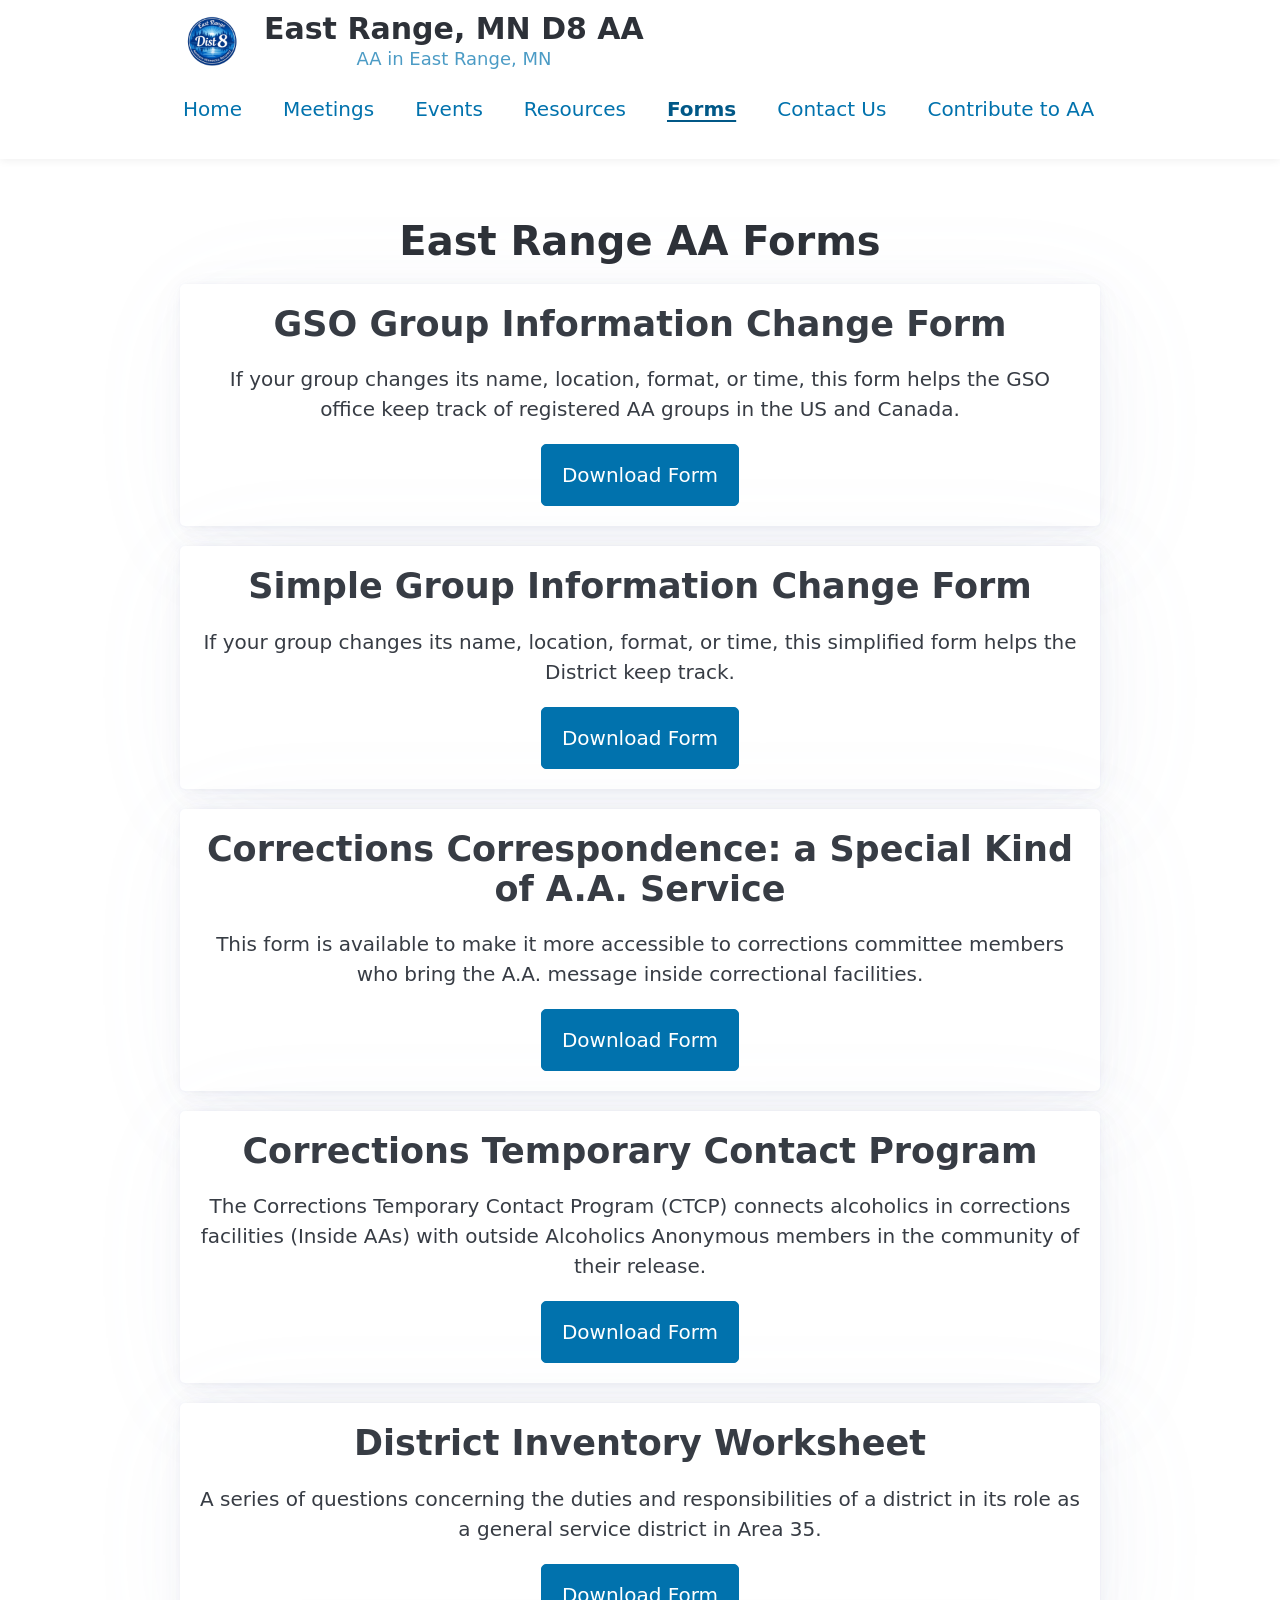
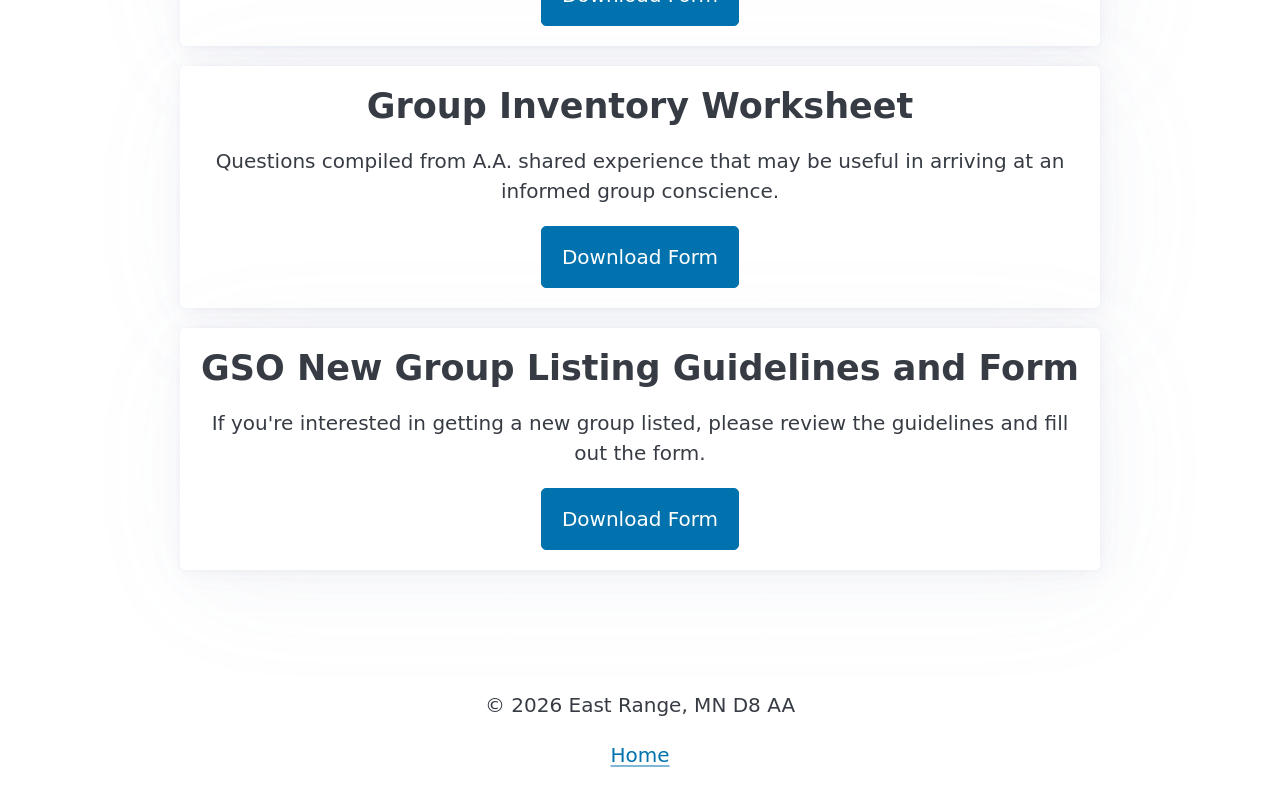
<file: forms/index.html>
<!doctype html>
<html lang="en">
<head>
  <meta charset="utf-8">
  <meta name="viewport" content="width=device-width, initial-scale=1">
  <title>Forms | East Range, MN D8 AA</title>
  <meta name="description" content="Downloadable AA forms for East Range District 8">
  <link rel="stylesheet" href="../assets/css/pico.min.css">
  <link rel="stylesheet" href="../assets/css/site.css">
  <link rel="icon" href="../favicon.ico" sizes="any">
  <link rel="icon" type="image/png" sizes="32x32" href="../assets/images/favicon_io/favicon-32x32.png">
  <link rel="icon" type="image/png" sizes="16x16" href="../assets/images/favicon_io/favicon-16x16.png">
  <link rel="apple-touch-icon" href="../assets/images/favicon_io/apple-touch-icon.png">
  <link rel="manifest" href="../assets/images/favicon_io/site.webmanifest">
  <meta name="theme-color" content="#1f4d7a">
</head>
<body>
  <a class="skip-link" href="#main">Skip to content</a>

  <header class="site-header">
    <div class="container">
      <div class="branding">
        <a href="../" class="brand-link" aria-label="East Range, MN D8 AA home">
          <img src="../assets/images/favicon_io/android-chrome-192x192.png"
               alt="East Range District 8 AA logo"
               class="site-logo" width="64" height="64">
          <div class="brand-text">
            <h1>East Range, MN D8 AA</h1>
            <p class="tagline">AA in East Range, MN</p>
          </div>
        </a>
      </div>

      <nav class="site-nav" aria-label="Primary">
        <details class="nav-toggle">
          <summary role="button" class="secondary">Menu</summary>
          <ul>
            <li><a href="../">Home</a></li>
            <li><a href="../meetings/">Meetings</a></li>
            <li><a href="../events/">Events</a></li>
            <li><a href="../resources/">Resources</a></li>
            <li><a href="./" aria-current="page">Forms</a></li>
            <li><a href="../contact/">Contact Us</a></li>
            <li><a href="../contribute/">Contribute to AA</a></li>
          </ul>
        </details>
        <ul class="nav-wide">
          <li><a href="../">Home</a></li>
          <li><a href="../meetings/">Meetings</a></li>
          <li><a href="../events/">Events</a></li>
          <li><a href="../resources/">Resources</a></li>
          <li><a href="./" aria-current="page">Forms</a></li>
          <li><a href="../contact/">Contact Us</a></li>
          <li><a href="../contribute/">Contribute to AA</a></li>
        </ul>
      </nav>
    </div>
  </header>

  <main id="main" class="container">
    <header class="page-header">
      <h1>East Range AA Forms</h1>
    </header>

    <!-- ============================================================ -->
    <!-- Forms list                                                     -->
    <!-- To add a form: copy an <article> block and update the         -->
    <!-- h2, p description, and href download link.                    -->
    <!-- ============================================================ -->

    <article>
      <h2>GSO Group Information Change Form</h2>
      <p>If your group changes its name, location, format, or time, this form helps the GSO office keep track of registered AA groups in the US and Canada.</p>
      <a href="https://www.aa.org/gso-group-information-change-form"
         target="_blank" rel="noopener noreferrer" role="button">Download Form</a>
    </article>

    <article>
      <h2>Simple Group Information Change Form</h2>
      <p>If your group changes its name, location, format, or time, this simplified form helps the District keep track.</p>
      <a href="https://eastrangedist8.com/wp-content/uploads/2026/02/simple_group_change_form-1.webp"
         target="_blank" rel="noopener noreferrer" role="button">Download Form</a>
    </article>

    <article>
      <h2>Corrections Correspondence: a Special Kind of A.A. Service</h2>
      <p>This form is available to make it more accessible to corrections committee members who bring the A.A. message inside correctional facilities.</p>
      <a href="https://aaws.widen.net/content/ypmeikl1c9/pdf/F-26_Corrections_Correspondence_ONLINE.pdf"
         target="_blank" rel="noopener noreferrer" role="button">Download Form</a>
    </article>

    <article>
      <h2>Corrections Temporary Contact Program</h2>
      <p>The Corrections Temporary Contact Program (CTCP) connects alcoholics in corrections facilities (Inside AAs) with outside Alcoholics Anonymous members in the community of their release.</p>
      <a href="https://www.area35.org/wp-content/uploads/2024/07/CTCP-For-OUTSIDE-Form-AREA35.pdf"
         target="_blank" rel="noopener noreferrer" role="button">Download Form</a>
    </article>

    <article>
      <h2>District Inventory Worksheet</h2>
      <p>A series of questions concerning the duties and responsibilities of a district in its role as a general service district in Area 35.</p>
      <a href="https://area35.org/archive/files/District%20Inventory-1.pdf"
         target="_blank" rel="noopener noreferrer" role="button">Download Form</a>
    </article>

    <article>
      <h2>Group Inventory Worksheet</h2>
      <p>Questions compiled from A.A. shared experience that may be useful in arriving at an informed group conscience.</p>
      <a href="https://www.area35.org/wp-content/uploads/2018/05/Grp_Invntry-3.pdf"
         target="_blank" rel="noopener noreferrer" role="button">Download Form</a>
    </article>

    <article>
      <h2>GSO New Group Listing Guidelines and Form</h2>
      <p>If you're interested in getting a new group listed, please review the guidelines and fill out the form.</p>
      <a href="https://www.aa.org/sites/default/files/literature/f-30_0322.pdf"
         target="_blank" rel="noopener noreferrer" role="button">Download Form</a>
    </article>

  </main>

  <footer class="site-footer container">
    <p>&copy; 2026 East Range, MN D8 AA</p>
    <p><a href="../">Home</a></p>
  </footer>
</body>
</html>
</file>
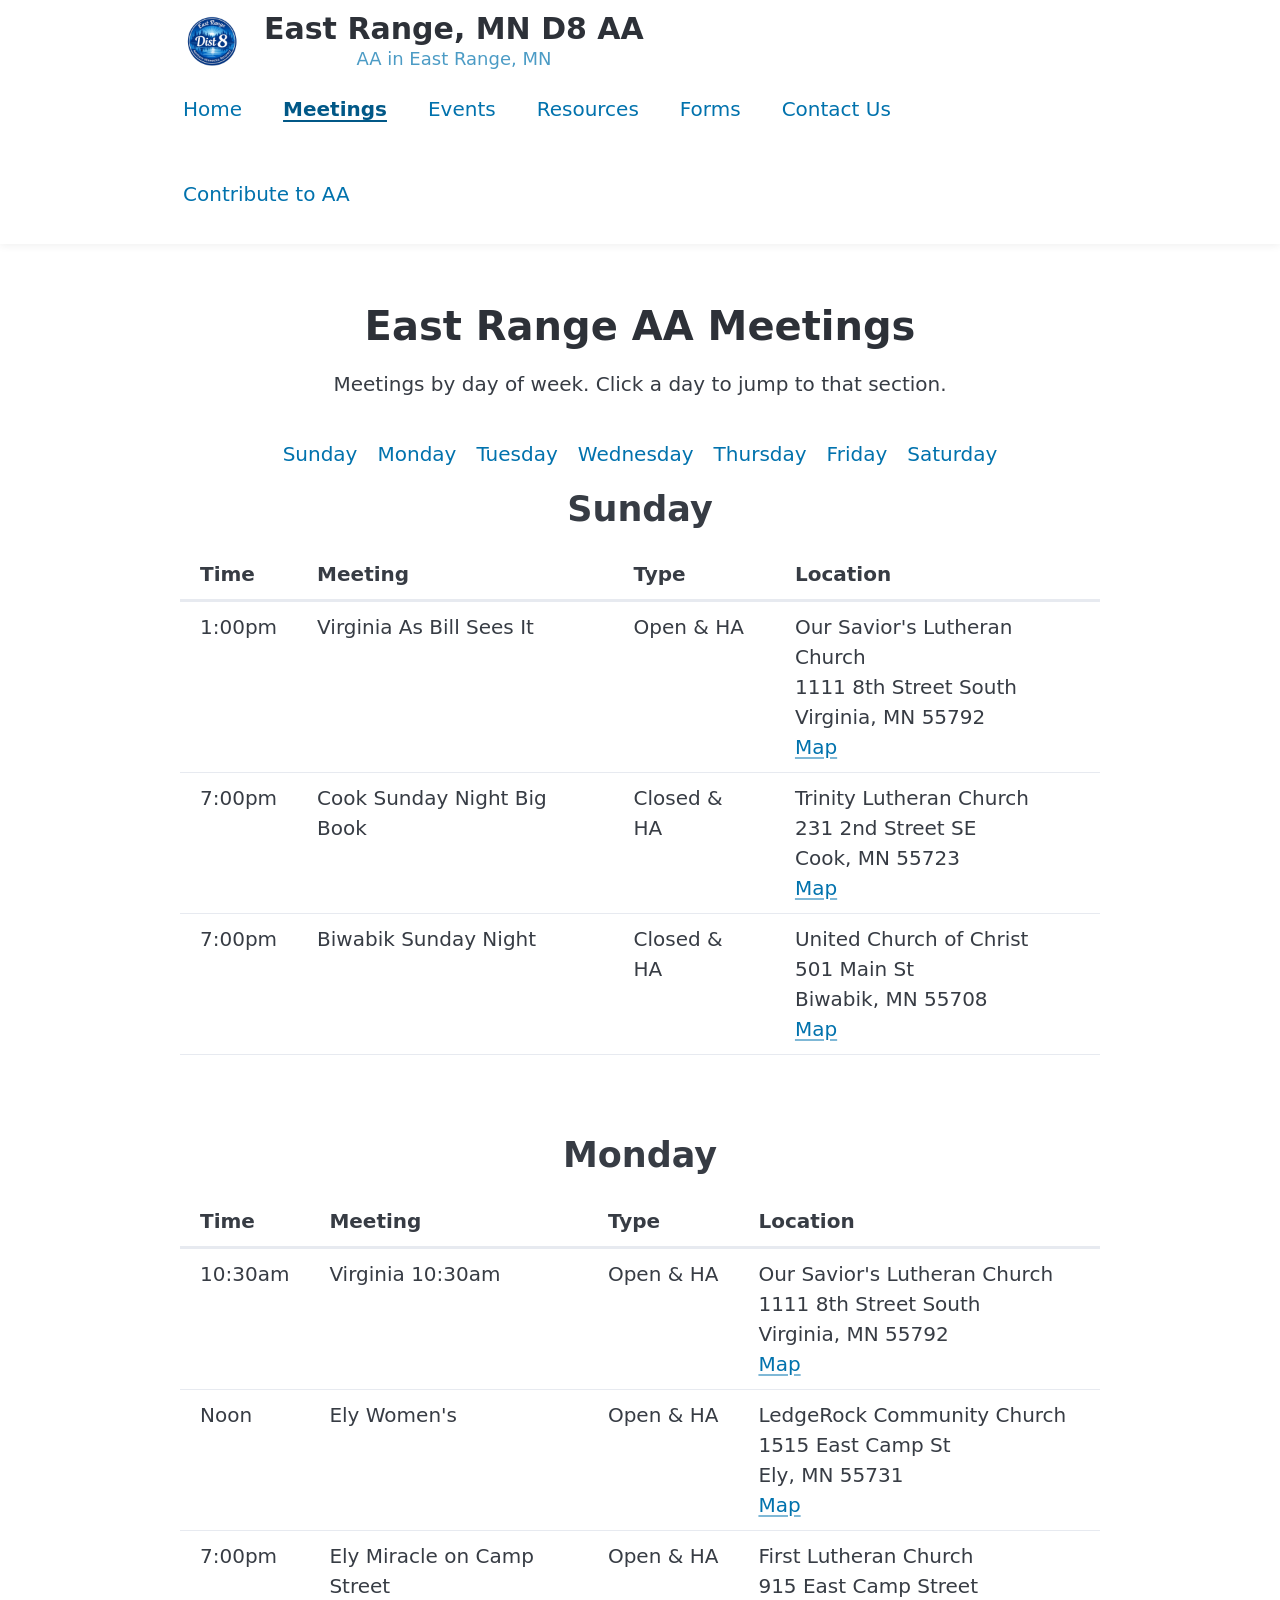
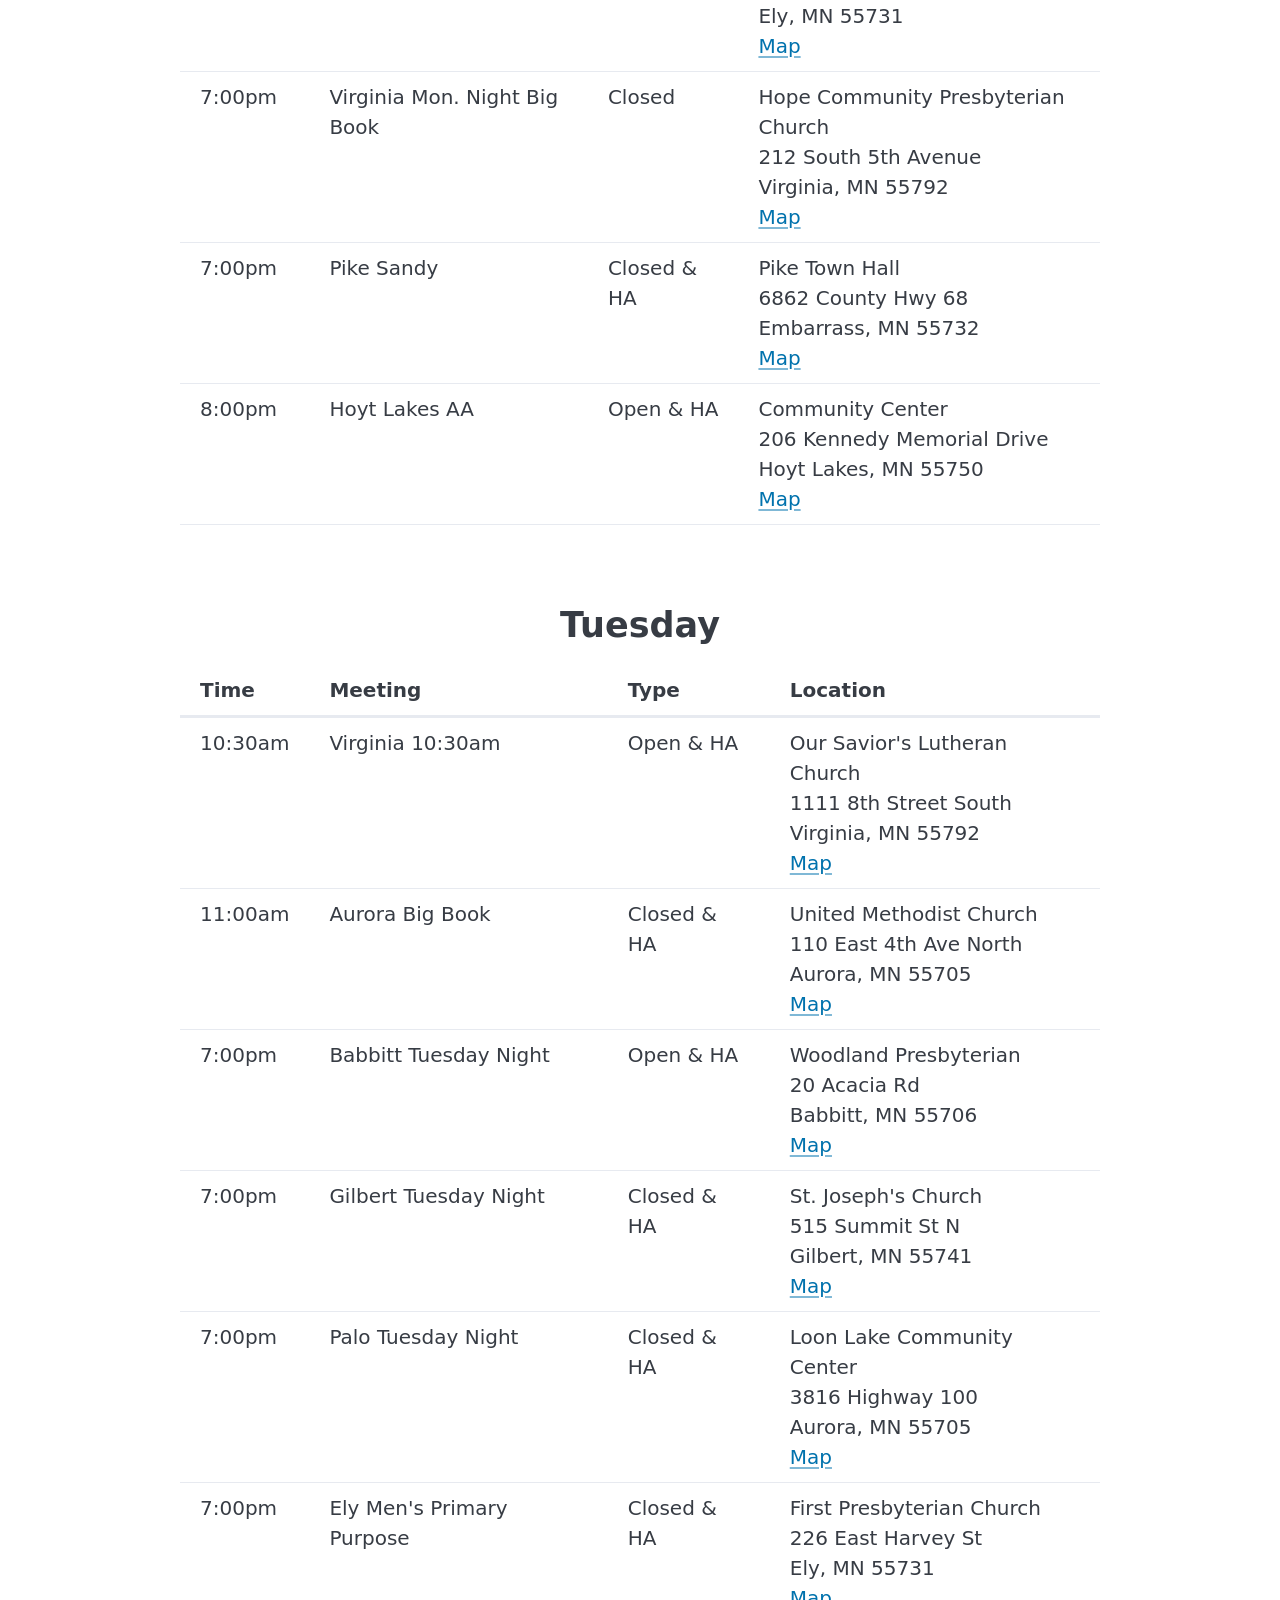
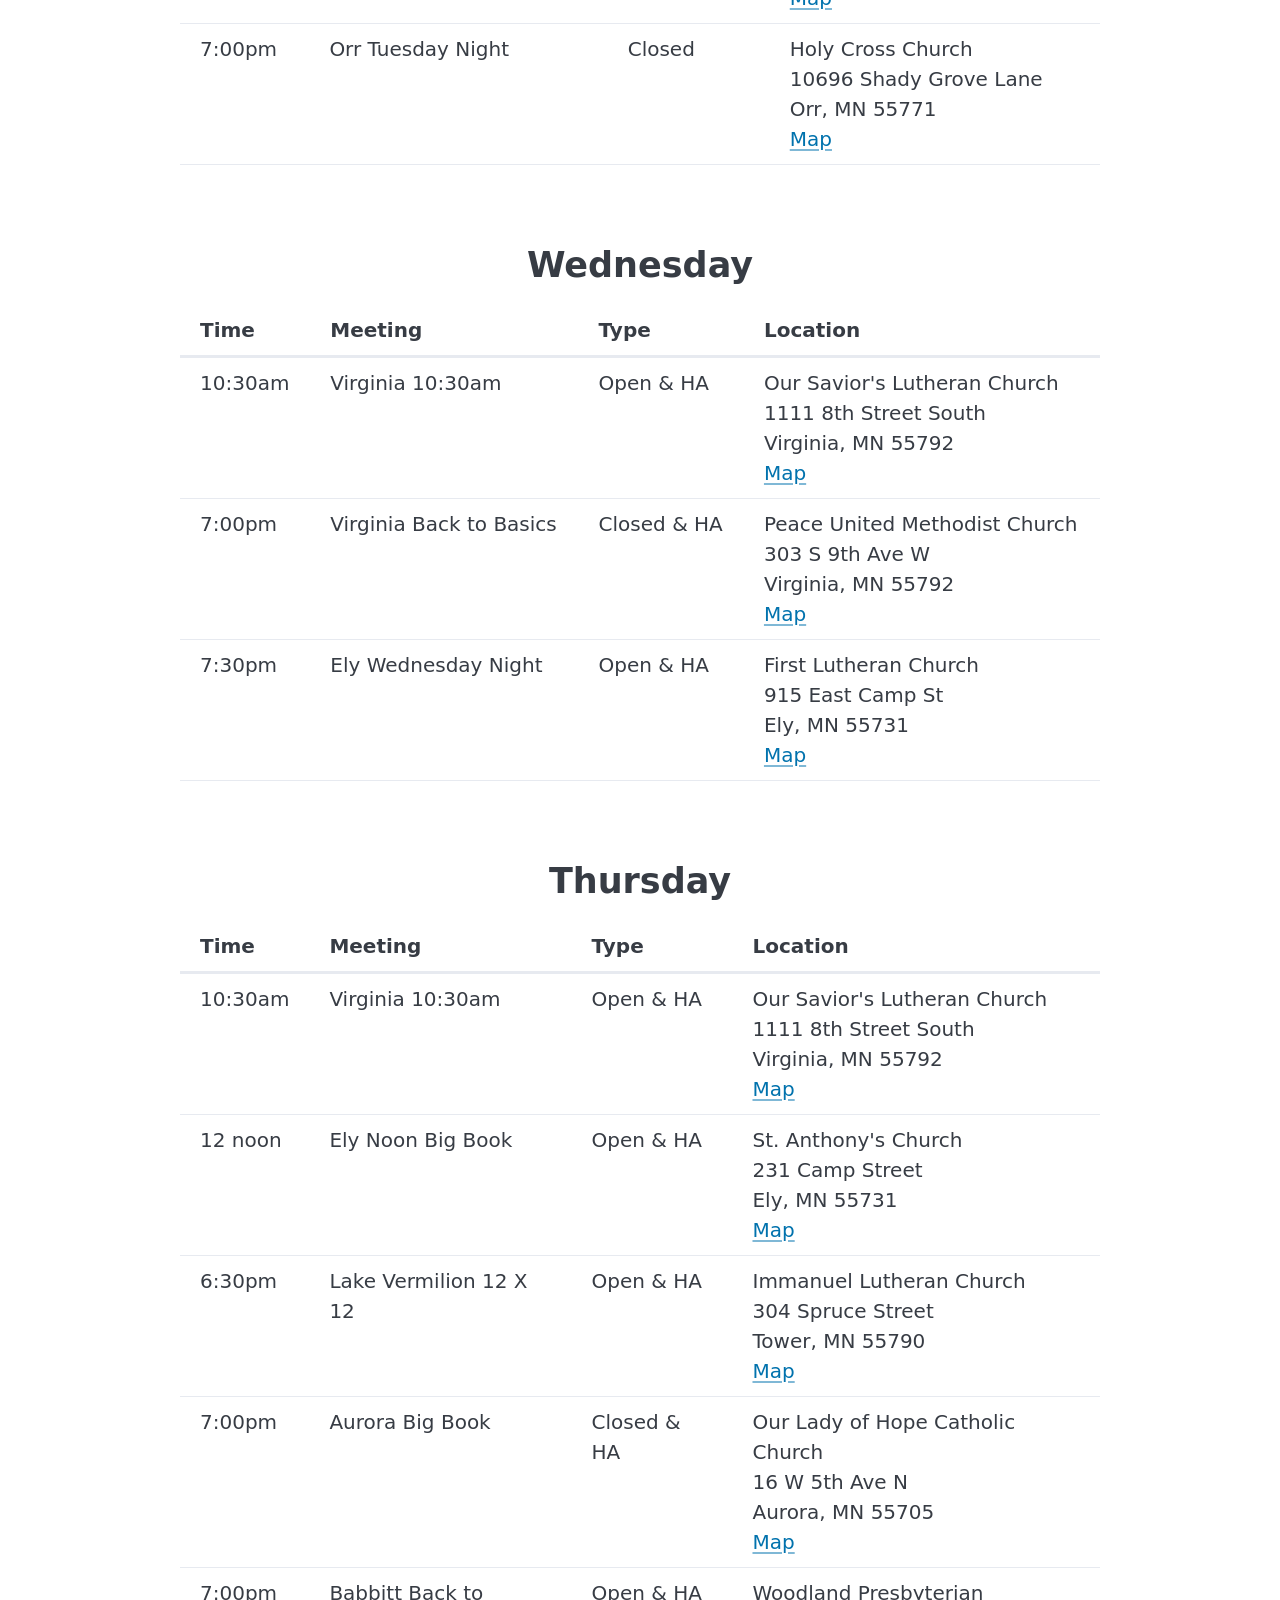
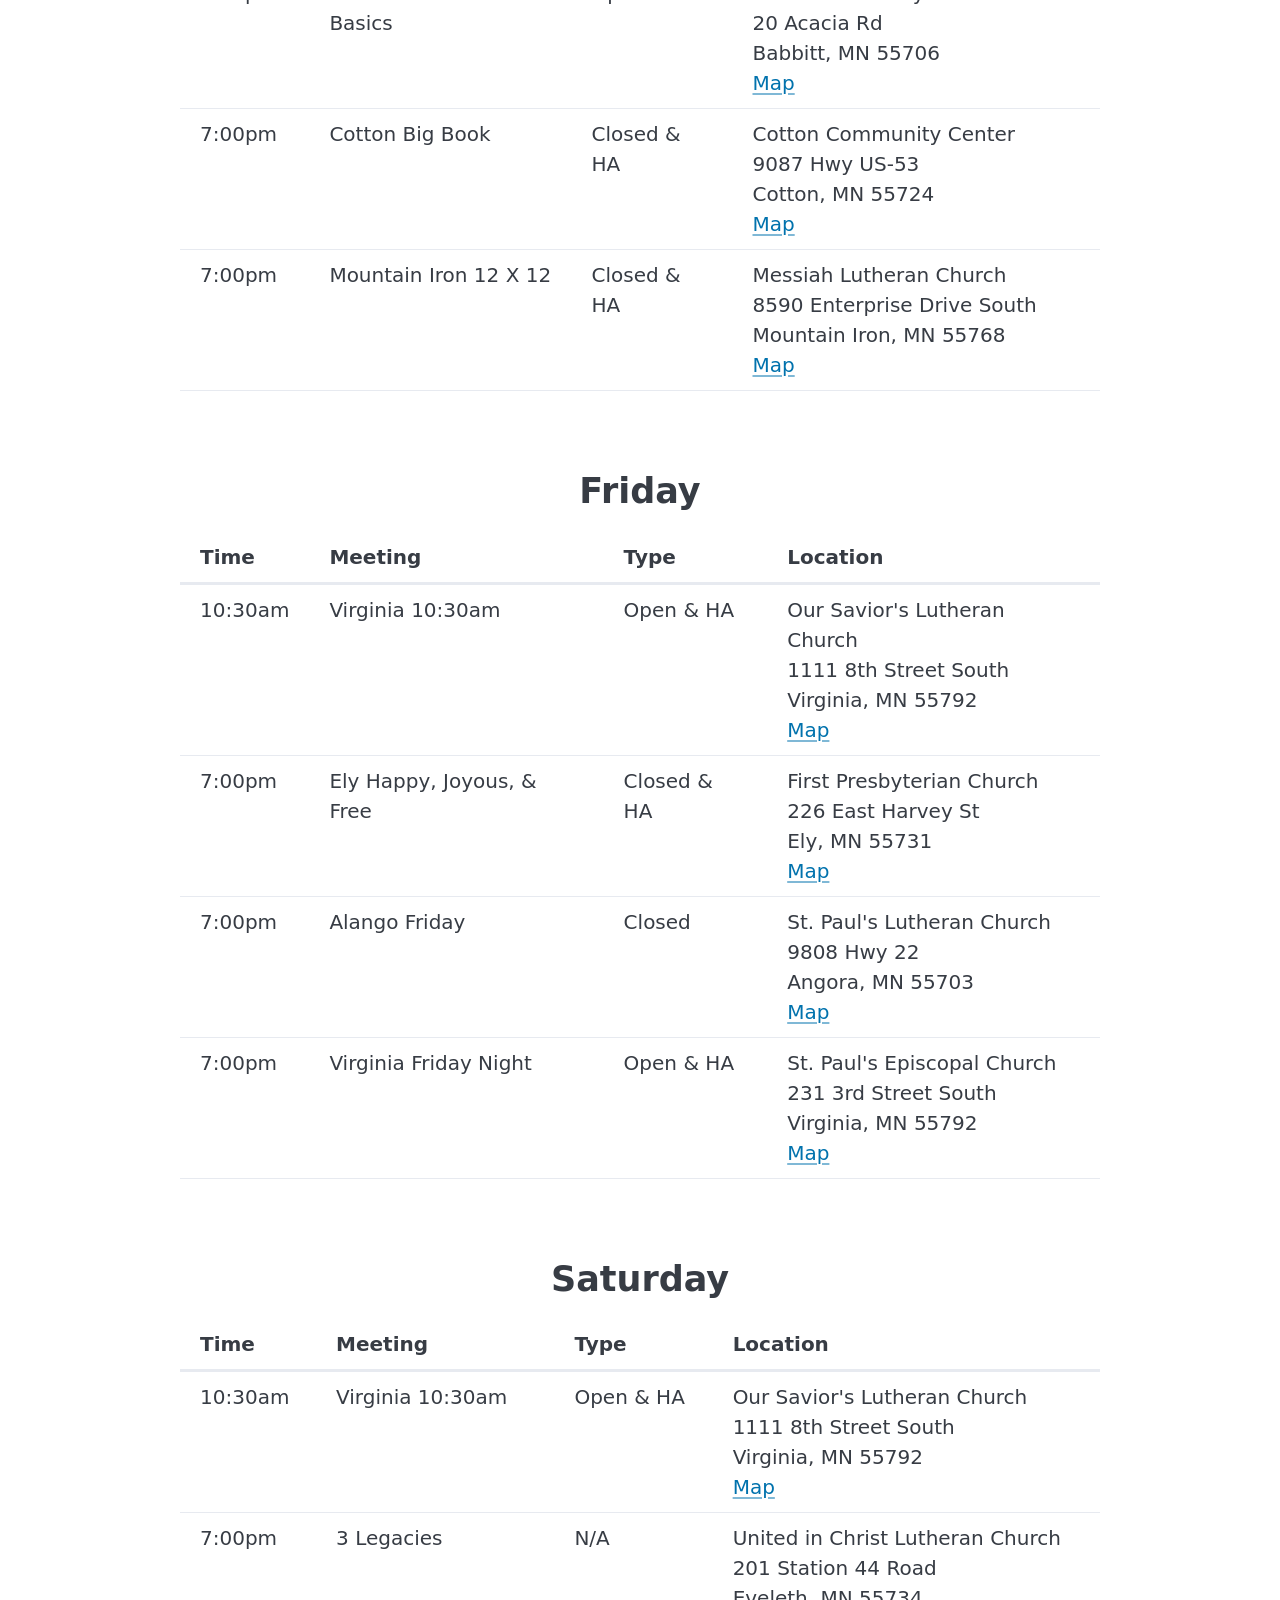
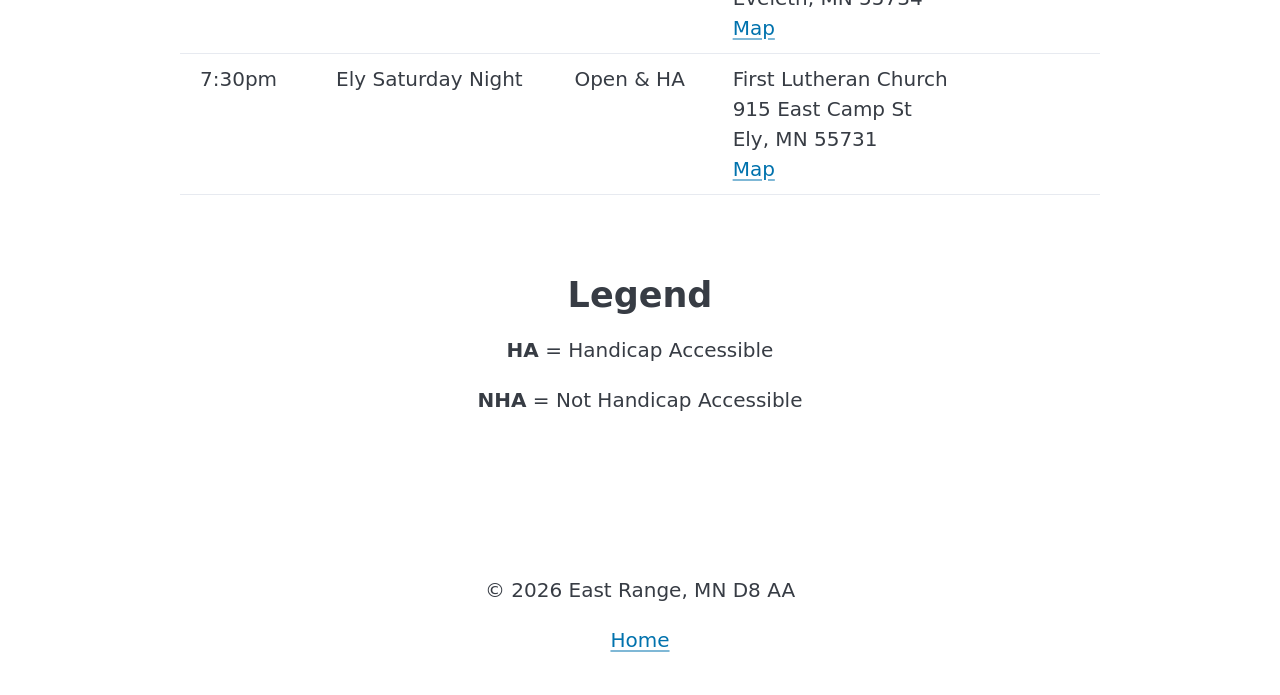
<file: meetings/index.html>
<!doctype html>
<html lang="en">
<head>
  <meta charset="utf-8">
  <meta name="viewport" content="width=device-width, initial-scale=1">
  <title>Meetings | East Range, MN D8 AA</title>
  <meta name="description" content="East Range AA meetings by day of week">
  <link rel="stylesheet" href="../assets/css/pico.min.css">
  <link rel="stylesheet" href="../assets/css/site.css">
  <link rel="icon" href="../favicon.ico" sizes="any">
  <link rel="icon" type="image/png" sizes="32x32" href="../assets/images/favicon_io/favicon-32x32.png">
  <link rel="icon" type="image/png" sizes="16x16" href="../assets/images/favicon_io/favicon-16x16.png">
  <link rel="apple-touch-icon" href="../assets/images/favicon_io/apple-touch-icon.png">
  <link rel="manifest" href="../assets/images/favicon_io/site.webmanifest">
  <meta name="theme-color" content="#1f4d7a">
</head>
<body>
  <a class="skip-link" href="#main">Skip to content</a>

  <header class="site-header">
    <div class="container">
      <div class="branding">
        <a href="../" class="brand-link" aria-label="East Range, MN D8 AA home">
          <img src="../assets/images/favicon_io/android-chrome-192x192.png"
               alt="East Range District 8 AA logo"
               class="site-logo" width="64" height="64">
          <div class="brand-text">
            <h1>East Range, MN D8 AA</h1>
            <p class="tagline">AA in East Range, MN</p>
          </div>
        </a>
      </div>

      <nav class="site-nav" aria-label="Primary">
        <!-- Mobile -->
        <details class="nav-toggle">
          <summary role="button" class="secondary">Menu</summary>
          <ul>
            <li><a href="../">Home</a></li>
            <li><a href="../meetings/" aria-current="page">Meetings</a></li>
            <li><a href="../events/">Events</a></li>
            <li><a href="../resources/">Resources</a></li>
            <li><a href="../forms/">Forms</a></li>
            <li><a href="../contact/">Contact Us</a></li>
            <li><a href="../contribute/">Contribute to AA</a></li>
          </ul>
        </details>
        <!-- Desktop -->
        <ul class="nav-wide">
          <li><a href="../">Home</a></li>
            <li><a href="../meetings/" aria-current="page">Meetings</a></li>
            <li><a href="../events/">Events</a></li>
            <li><a href="../resources/">Resources</a></li>
            <li><a href="../forms/">Forms</a></li>
            <li><a href="../contact/">Contact Us</a></li>
            <li><a href="../contribute/">Contribute to AA</a></li>
        </ul>
      </nav>
    </div>
  </header>

  <main id="main" class="container"><header class="page-header">
      <h1>East Range AA Meetings</h1>
      <p>Meetings by day of week. Click a day to jump to that section.</p>
    </header>

        <nav class="day-nav" aria-label="Meetings by day">
      <ul>
        <li><a href="#sunday">Sunday</a></li>
        <li><a href="#monday">Monday</a></li>
        <li><a href="#tuesday">Tuesday</a></li>
        <li><a href="#wednesday">Wednesday</a></li>
        <li><a href="#thursday">Thursday</a></li>
        <li><a href="#friday">Friday</a></li>
        <li><a href="#saturday">Saturday</a></li>
      </ul>
    </nav>

        <section id="sunday">
      <h2>Sunday</h2>
      <div class="table-wrap">
        <table class="meetings-table">
          <thead>
            <tr>
              <th scope="col">Time</th>
              <th scope="col">Meeting</th>
              <th scope="col">Type</th>
              <th scope="col">Location</th>
            </tr>
          </thead>
          <tbody>

            <tr>
              <td>1:00pm</td>
              <td>Virginia As Bill Sees It</td>
              <td>Open &amp; HA</td>
              <td>Our Savior's Lutheran Church<br>1111 8th Street South<br>Virginia, MN 55792<br><a href="https://www.google.com/maps/search/?api=1&query=Our+Savior%27s+Lutheran+Church+1111+8th+Street+South+Virginia+MN+55792" target="_blank" rel="noopener noreferrer">Map</a></td>
            </tr>
            <tr>
              <td>7:00pm</td>
              <td>Cook Sunday Night Big Book</td>
              <td>Closed &amp; HA</td>
              <td>Trinity Lutheran Church<br>231 2nd Street SE<br>Cook, MN 55723<br><a href="https://www.google.com/maps/search/?api=1&query=Trinity+Lutheran+Church+231+2nd+Street+SE+Cook+MN+55723" target="_blank" rel="noopener noreferrer">Map</a></td>
            </tr>
            <tr>
              <td>7:00pm</td>
              <td>Biwabik Sunday Night</td>
              <td>Closed &amp; HA</td>
              <td>United Church of Christ<br>501 Main St<br>Biwabik, MN 55708<br><a href="https://www.google.com/maps/search/?api=1&query=United+Church+of+Christ+501+Main+St+Biwabik+MN+55708" target="_blank" rel="noopener noreferrer">Map</a></td>
            </tr>

          </tbody>
        </table>
      </div>
    </section>

    <section id="monday">
      <h2>Monday</h2>
      <div class="table-wrap">
        <table class="meetings-table">
          <thead>
            <tr>
              <th scope="col">Time</th>
              <th scope="col">Meeting</th>
              <th scope="col">Type</th>
              <th scope="col">Location</th>
            </tr>
          </thead>
          <tbody>

            <tr>
              <td>10:30am</td>
              <td>Virginia 10:30am</td>
              <td>Open &amp; HA</td>
              <td>Our Savior's Lutheran Church<br>1111 8th Street South<br>Virginia, MN 55792<br><a href="https://www.google.com/maps/search/?api=1&query=Our+Savior%27s+Lutheran+Church+1111+8th+Street+South+Virginia+MN+55792" target="_blank" rel="noopener noreferrer">Map</a></td>
            </tr>
            <tr>
              <td>Noon</td>
              <td>Ely Women's</td>
              <td>Open &amp; HA</td>
              <td>LedgeRock Community Church<br>1515 East Camp St<br>Ely, MN 55731<br><a href="https://www.google.com/maps/search/?api=1&query=LedgeRock+Community+Church+1515+East+Camp+St+Ely+MN+55731" target="_blank" rel="noopener noreferrer">Map</a></td>
            </tr>
            <tr>
              <td>7:00pm</td>
              <td>Ely Miracle on Camp Street</td>
              <td>Open &amp; HA</td>
              <td>First Lutheran Church<br>915 East Camp Street<br>Ely, MN 55731<br><a href="https://www.google.com/maps/search/?api=1&query=First+Lutheran+Church+915+East+Camp+Street+Ely+MN+55731" target="_blank" rel="noopener noreferrer">Map</a></td>
            </tr>
            <tr>
              <td>7:00pm</td>
              <td>Virginia Mon. Night Big Book</td>
              <td>Closed</td>
              <td>Hope Community Presbyterian Church<br>212 South 5th Avenue<br>Virginia, MN 55792<br><a href="https://www.google.com/maps/search/?api=1&query=Hope+Community+Presbyterian+Church+212+South+5th+Avenue+Virginia+MN+55792" target="_blank" rel="noopener noreferrer">Map</a></td>
            </tr>
            <tr>
              <td>7:00pm</td>
              <td>Pike Sandy</td>
              <td>Closed &amp; HA</td>
              <td>Pike Town Hall<br>6862 County Hwy 68<br>Embarrass, MN 55732<br><a href="https://www.google.com/maps/search/?api=1&query=Pike+Town+Hall+6862+County+Hwy+68+Embarrass+MN+55732" target="_blank" rel="noopener noreferrer">Map</a></td>
            </tr>
            <tr>
              <td>8:00pm</td>
              <td>Hoyt Lakes AA</td>
              <td>Open &amp; HA</td>
              <td>Community Center<br>206 Kennedy Memorial Drive<br>Hoyt Lakes, MN 55750<br><a href="https://www.google.com/maps/search/?api=1&query=Community+Center+206+Kennedy+Memorial+Drive+Hoyt+Lakes+MN+55750" target="_blank" rel="noopener noreferrer">Map</a></td>
            </tr>

          </tbody>
        </table>
      </div>
    </section>

    <section id="tuesday">
      <h2>Tuesday</h2>
      <div class="table-wrap">
        <table class="meetings-table">
          <thead>
            <tr>
              <th scope="col">Time</th>
              <th scope="col">Meeting</th>
              <th scope="col">Type</th>
              <th scope="col">Location</th>
            </tr>
          </thead>
          <tbody>

            <tr>
              <td>10:30am</td>
              <td>Virginia 10:30am</td>
              <td>Open &amp; HA</td>
              <td>Our Savior's Lutheran Church<br>1111 8th Street South<br>Virginia, MN 55792<br><a href="https://www.google.com/maps/search/?api=1&query=Our+Savior%27s+Lutheran+Church+1111+8th+Street+South+Virginia+MN+55792" target="_blank" rel="noopener noreferrer">Map</a></td>
            </tr>
            <tr>
              <td>11:00am</td>
              <td>Aurora Big Book</td>
              <td>Closed &amp; HA</td>
              <td>United Methodist Church<br>110 East 4th Ave North<br>Aurora, MN 55705<br><a href="https://www.google.com/maps/search/?api=1&query=United+Methodist+Church+110+East+4th+Ave+North+Aurora+MN+55705" target="_blank" rel="noopener noreferrer">Map</a></td>
            </tr>
            <tr>
              <td>7:00pm</td>
              <td>Babbitt Tuesday Night</td>
              <td>Open &amp; HA</td>
              <td>Woodland Presbyterian<br>20 Acacia Rd<br>Babbitt, MN 55706<br><a href="https://www.google.com/maps/search/?api=1&query=Woodland+Presbyterian+20+Acacia+Rd+Babbitt+MN+55706" target="_blank" rel="noopener noreferrer">Map</a></td>
            </tr>
            <tr>
              <td>7:00pm</td>
              <td>Gilbert Tuesday Night</td>
              <td>Closed &amp; HA</td>
              <td>St. Joseph's Church<br>515 Summit St N<br>Gilbert, MN 55741<br><a href="https://www.google.com/maps/search/?api=1&query=St.+Joseph%27s+Church+515+Summit+St+N+Gilbert+MN+55741" target="_blank" rel="noopener noreferrer">Map</a></td>
            </tr>
            <tr>
              <td>7:00pm</td>
              <td>Palo Tuesday Night</td>
              <td>Closed &amp; HA</td>
              <td>Loon Lake Community Center<br>3816 Highway 100<br>Aurora, MN 55705<br><a href="https://www.google.com/maps/search/?api=1&query=Loon+Lake+Community+Center+3816+Highway+100+Aurora+MN+55705" target="_blank" rel="noopener noreferrer">Map</a></td>
            </tr>
            <tr>
              <td>7:00pm</td>
              <td>Ely Men's Primary Purpose</td>
              <td>Closed &amp; HA</td>
              <td>First Presbyterian Church<br>226 East Harvey St<br>Ely, MN 55731<br><a href="https://www.google.com/maps/search/?api=1&query=First+Presbyterian+Church+226+East+Harvey+St+Ely+MN+55731" target="_blank" rel="noopener noreferrer">Map</a></td>
            </tr>
            <tr>
              <td>7:00pm</td>
              <td>Orr Tuesday Night</td>
              <td>Closed</td>
              <td>Holy Cross Church<br>10696 Shady Grove Lane<br>Orr, MN 55771<br><a href="https://www.google.com/maps/search/?api=1&query=Holy+Cross+Church+10696+Shady+Grove+Lane+Orr+MN+55771" target="_blank" rel="noopener noreferrer">Map</a></td>
            </tr>

          </tbody>
        </table>
      </div>
    </section>

    <section id="wednesday">
      <h2>Wednesday</h2>
      <div class="table-wrap">
        <table class="meetings-table">
          <thead>
            <tr>
              <th scope="col">Time</th>
              <th scope="col">Meeting</th>
              <th scope="col">Type</th>
              <th scope="col">Location</th>
            </tr>
          </thead>
          <tbody>

            <tr>
              <td>10:30am</td>
              <td>Virginia 10:30am</td>
              <td>Open &amp; HA</td>
              <td>Our Savior's Lutheran Church<br>1111 8th Street South<br>Virginia, MN 55792<br><a href="https://www.google.com/maps/search/?api=1&query=Our+Savior%27s+Lutheran+Church+1111+8th+Street+South+Virginia+MN+55792" target="_blank" rel="noopener noreferrer">Map</a></td>
            </tr>
            <tr>
              <td>7:00pm</td>
              <td>Virginia Back to Basics</td>
              <td>Closed &amp; HA</td>
              <td>Peace United Methodist Church<br>303 S 9th Ave W<br>Virginia, MN 55792<br><a href="https://www.google.com/maps/search/?api=1&query=Peace+United+Methodist+Church+303+S+9th+Ave+W+Virginia+MN+55792" target="_blank" rel="noopener noreferrer">Map</a></td>
            </tr>
            <tr>
              <td>7:30pm</td>
              <td>Ely Wednesday Night</td>
              <td>Open &amp; HA</td>
              <td>First Lutheran Church<br>915 East Camp St<br>Ely, MN 55731<br><a href="https://www.google.com/maps/search/?api=1&query=First+Lutheran+Church+915+East+Camp+St+Ely+MN+55731" target="_blank" rel="noopener noreferrer">Map</a></td>
            </tr>

          </tbody>
        </table>
      </div>
    </section>

    <section id="thursday">
      <h2>Thursday</h2>
      <div class="table-wrap">
        <table class="meetings-table">
          <thead>
            <tr>
              <th scope="col">Time</th>
              <th scope="col">Meeting</th>
              <th scope="col">Type</th>
              <th scope="col">Location</th>
            </tr>
          </thead>
          <tbody>

            <tr>
              <td>10:30am</td>
              <td>Virginia 10:30am</td>
              <td>Open &amp; HA</td>
              <td>Our Savior's Lutheran Church<br>1111 8th Street South<br>Virginia, MN 55792<br><a href="https://www.google.com/maps/search/?api=1&query=Our+Savior%27s+Lutheran+Church+1111+8th+Street+South+Virginia+MN+55792" target="_blank" rel="noopener noreferrer">Map</a></td>
            </tr>
            <tr>
              <td>12 noon</td>
              <td>Ely Noon Big Book</td>
              <td>Open &amp; HA</td>
              <td>St. Anthony's Church<br>231 Camp Street<br>Ely, MN 55731<br><a href="https://www.google.com/maps/search/?api=1&query=St.+Anthony%27s+Church+231+Camp+Street+Ely+MN+55731" target="_blank" rel="noopener noreferrer">Map</a></td>
            </tr>
            <tr>
              <td>6:30pm</td>
              <td>Lake Vermilion 12 X 12</td>
              <td>Open &amp; HA</td>
              <td>Immanuel Lutheran Church<br>304 Spruce Street<br>Tower, MN 55790<br><a href="https://www.google.com/maps/search/?api=1&query=Immanuel+Lutheran+Church+304+Spruce+Street+Tower+MN+55790" target="_blank" rel="noopener noreferrer">Map</a></td>
            </tr>
            <tr>
              <td>7:00pm</td>
              <td>Aurora Big Book</td>
              <td>Closed &amp; HA</td>
              <td>Our Lady of Hope Catholic Church<br>16 W 5th Ave N<br>Aurora, MN 55705<br><a href="https://www.google.com/maps/search/?api=1&query=Our+Lady+of+Hope+Catholic+Church+16+W+5th+Ave+N+Aurora+MN+55705" target="_blank" rel="noopener noreferrer">Map</a></td>
            </tr>
            <tr>
              <td>7:00pm</td>
              <td>Babbitt Back to Basics</td>
              <td>Open &amp; HA</td>
              <td>Woodland Presbyterian<br>20 Acacia Rd<br>Babbitt, MN 55706<br><a href="https://www.google.com/maps/search/?api=1&query=Woodland+Presbyterian+20+Acacia+Rd+Babbitt+MN+55706" target="_blank" rel="noopener noreferrer">Map</a></td>
            </tr>
            <tr>
              <td>7:00pm</td>
              <td>Cotton Big Book</td>
              <td>Closed &amp; HA</td>
              <td>Cotton Community Center<br>9087 Hwy US-53<br>Cotton, MN 55724<br><a href="https://www.google.com/maps/search/?api=1&query=Cotton+Community+Center+9087+Hwy+US-53+Cotton+MN+55724" target="_blank" rel="noopener noreferrer">Map</a></td>
            </tr>
            <tr>
              <td>7:00pm</td>
              <td>Mountain Iron 12 X 12</td>
              <td>Closed &amp; HA</td>
              <td>Messiah Lutheran Church<br>8590 Enterprise Drive South<br>Mountain Iron, MN 55768<br><a href="https://www.google.com/maps/search/?api=1&query=Messiah+Lutheran+Church+8590+Enterprise+Drive+South+Mountain+Iron+MN+55768" target="_blank" rel="noopener noreferrer">Map</a></td>
            </tr>

          </tbody>
        </table>
      </div>
    </section>

    <section id="friday">
      <h2>Friday</h2>
      <div class="table-wrap">
        <table class="meetings-table">
          <thead>
            <tr>
              <th scope="col">Time</th>
              <th scope="col">Meeting</th>
              <th scope="col">Type</th>
              <th scope="col">Location</th>
            </tr>
          </thead>
          <tbody>

            <tr>
              <td>10:30am</td>
              <td>Virginia 10:30am</td>
              <td>Open &amp; HA</td>
              <td>Our Savior's Lutheran Church<br>1111 8th Street South<br>Virginia, MN 55792<br><a href="https://www.google.com/maps/search/?api=1&query=Our+Savior%27s+Lutheran+Church+1111+8th+Street+South+Virginia+MN+55792" target="_blank" rel="noopener noreferrer">Map</a></td>
            </tr>
            <tr>
              <td>7:00pm</td>
              <td>Ely Happy, Joyous, &amp; Free</td>
              <td>Closed &amp; HA</td>
              <td>First Presbyterian Church<br>226 East Harvey St<br>Ely, MN 55731<br><a href="https://www.google.com/maps/search/?api=1&query=First+Presbyterian+Church+226+East+Harvey+St+Ely+MN+55731" target="_blank" rel="noopener noreferrer">Map</a></td>
            </tr>
            <tr>
              <td>7:00pm</td>
              <td>Alango Friday</td>
              <td>Closed</td>
              <td>St. Paul's Lutheran Church<br>9808 Hwy 22<br>Angora, MN 55703<br><a href="https://www.google.com/maps/search/?api=1&query=St.+Paul%27s+Lutheran+Church+9808+Hwy+22+Angora+MN+55703" target="_blank" rel="noopener noreferrer">Map</a></td>
            </tr>
            <tr>
              <td>7:00pm</td>
              <td>Virginia Friday Night</td>
              <td>Open &amp; HA</td>
              <td>St. Paul's Episcopal Church<br>231 3rd Street South<br>Virginia, MN 55792<br><a href="https://www.google.com/maps/search/?api=1&query=St.+Paul%27s+Episcopal+Church+231+3rd+Street+South+Virginia+MN+55792" target="_blank" rel="noopener noreferrer">Map</a></td>
            </tr>

          </tbody>
        </table>
      </div>
    </section>

    <section id="saturday">
      <h2>Saturday</h2>
      <div class="table-wrap">
        <table class="meetings-table">
          <thead>
            <tr>
              <th scope="col">Time</th>
              <th scope="col">Meeting</th>
              <th scope="col">Type</th>
              <th scope="col">Location</th>
            </tr>
          </thead>
          <tbody>

            <tr>
              <td>10:30am</td>
              <td>Virginia 10:30am</td>
              <td>Open &amp; HA</td>
              <td>Our Savior's Lutheran Church<br>1111 8th Street South<br>Virginia, MN 55792<br><a href="https://www.google.com/maps/search/?api=1&query=Our+Savior%27s+Lutheran+Church+1111+8th+Street+South+Virginia+MN+55792" target="_blank" rel="noopener noreferrer">Map</a></td>
            </tr>
            <tr>
              <td>7:00pm</td>
              <td>3 Legacies</td>
              <td>N/A</td>
              <td>United in Christ Lutheran Church<br>201 Station 44 Road<br>Eveleth, MN 55734<br><a href="https://www.google.com/maps/search/?api=1&query=United+in+Christ+Lutheran+Church+201+Station+44+Road+Eveleth+MN+55734" target="_blank" rel="noopener noreferrer">Map</a></td>
            </tr>
            <tr>
              <td>7:30pm</td>
              <td>Ely Saturday Night</td>
              <td>Open &amp; HA</td>
              <td>First Lutheran Church<br>915 East Camp St<br>Ely, MN 55731<br><a href="https://www.google.com/maps/search/?api=1&query=First+Lutheran+Church+915+East+Camp+St+Ely+MN+55731" target="_blank" rel="noopener noreferrer">Map</a></td>
            </tr>

          </tbody>
        </table>
      </div>
    </section>

    <section class="meeting-legend" aria-labelledby="legend-heading">
      <h2 id="legend-heading">Legend</h2>
      <p><strong>HA</strong> = Handicap Accessible</p>
      <p><strong>NHA</strong> = Not Handicap Accessible</p>
    </section></main>

  <footer class="site-footer container">
    <p>&copy; 2026 East Range, MN D8 AA</p>
    <p><a href="../">Home</a></p>
  </footer>
</body>
</html>
</file>
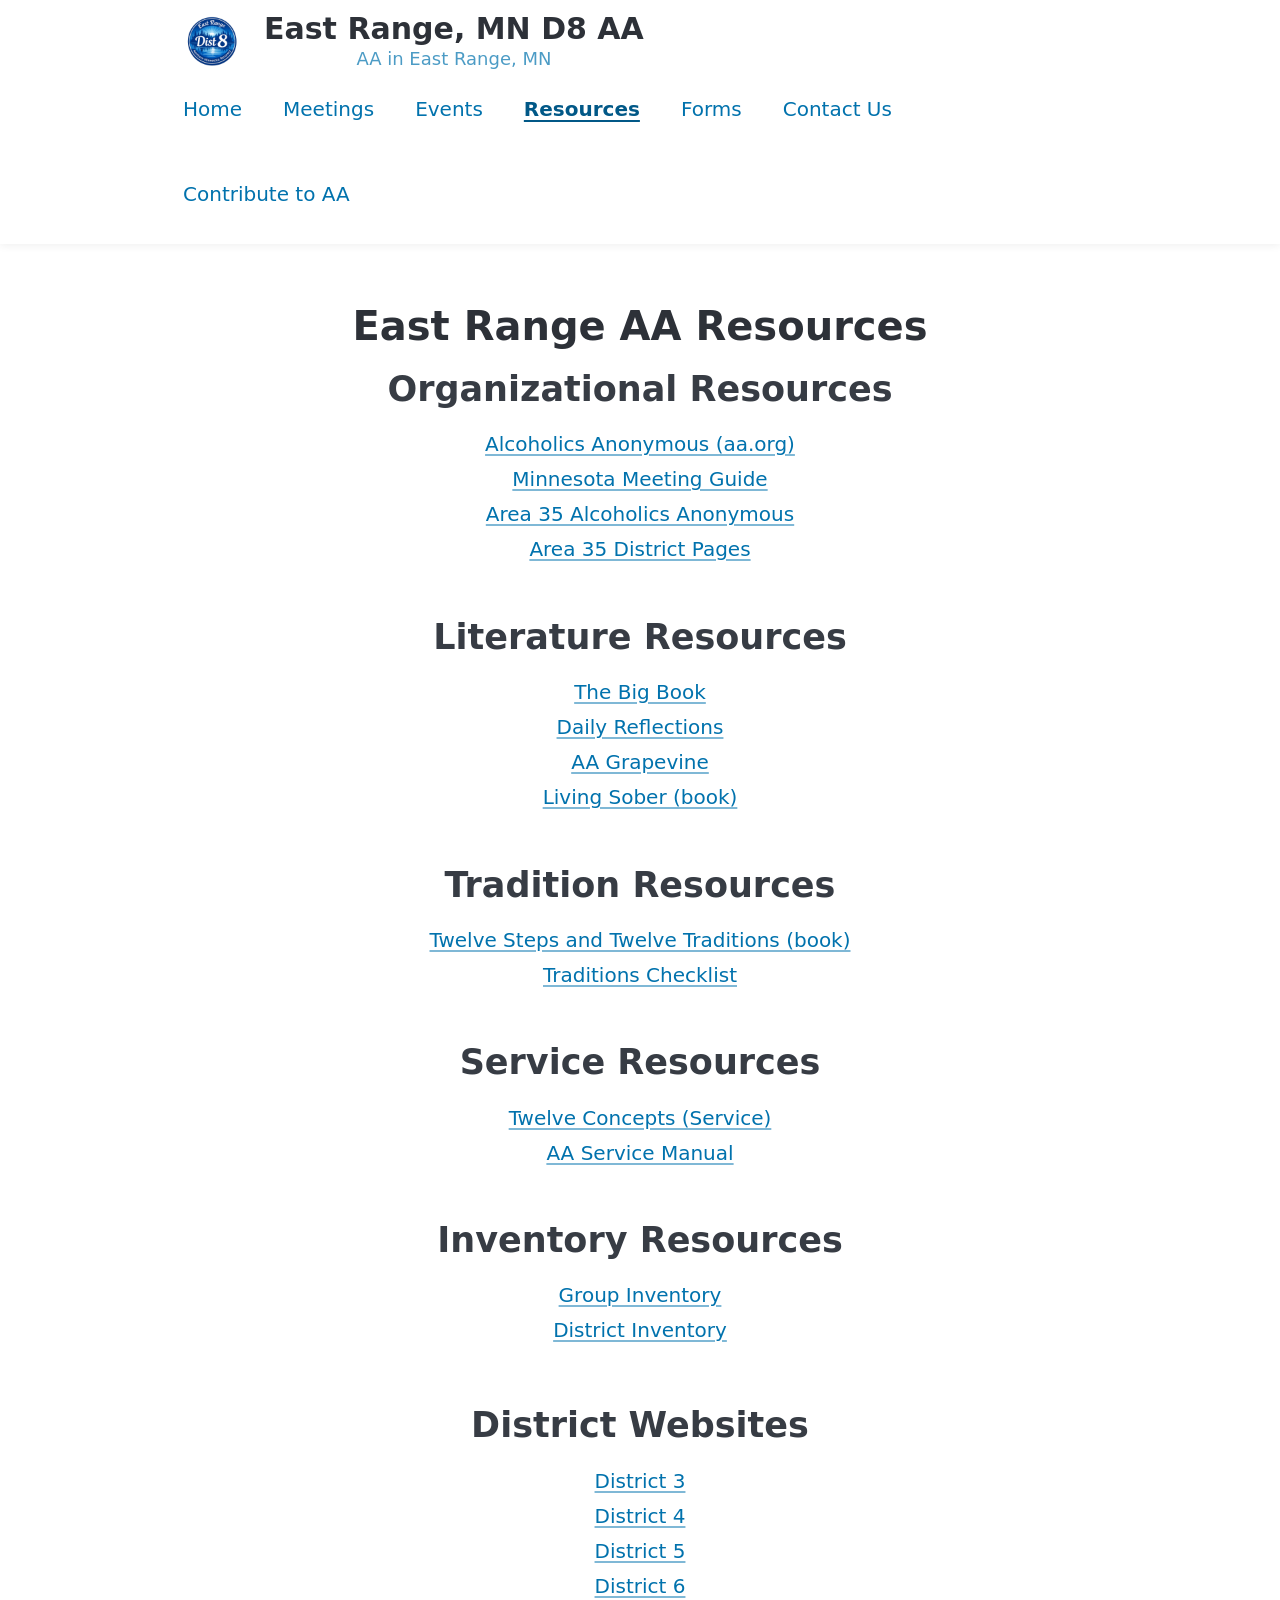
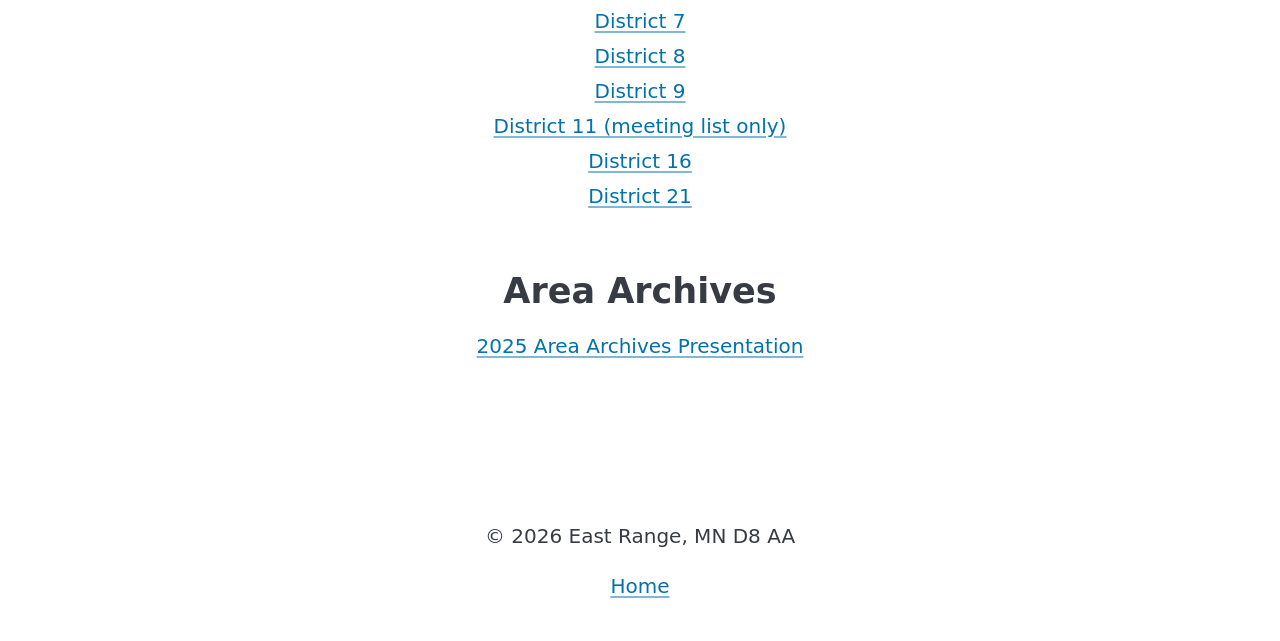
<file: resources/index.html>
<!doctype html>
<html lang="en">

<head>
  <meta charset="utf-8">
  <meta name="viewport" content="width=device-width, initial-scale=1">
  <title>Resources | East Range, MN D8 AA</title>
  <meta name="description" content="AA resources, district websites, and area archives for East Range District 8">
  <link rel="stylesheet" href="../assets/css/pico.min.css">
  <link rel="stylesheet" href="../assets/css/site.css">
  <link rel="icon" href="../favicon.ico" sizes="any">
  <link rel="icon" type="image/png" sizes="32x32" href="../assets/images/favicon_io/favicon-32x32.png">
  <link rel="icon" type="image/png" sizes="16x16" href="../assets/images/favicon_io/favicon-16x16.png">
  <link rel="apple-touch-icon" href="../assets/images/favicon_io/apple-touch-icon.png">
  <link rel="manifest" href="../assets/images/favicon_io/site.webmanifest">
  <meta name="theme-color" content="#1f4d7a">
</head>

<body>
  <a class="skip-link" href="#main">Skip to content</a>

  <header class="site-header">
    <div class="container">
      <div class="branding">
        <a href="../" class="brand-link" aria-label="East Range, MN D8 AA home">
          <img src="../assets/images/favicon_io/android-chrome-192x192.png" alt="East Range District 8 AA logo"
            class="site-logo" width="64" height="64">
          <div class="brand-text">
            <h1>East Range, MN D8 AA</h1>
            <p class="tagline">AA in East Range, MN</p>
          </div>
        </a>
      </div>

      <nav class="site-nav" aria-label="Primary">
        <details class="nav-toggle">
          <summary role="button" class="secondary">Menu</summary>
          <ul>
            <li><a href="../">Home</a></li>
            <li><a href="../meetings/">Meetings</a></li>
            <li><a href="../events/">Events</a></li>
            <li><a href="./" aria-current="page">Resources</a></li>
            <li><a href="../forms/">Forms</a></li>
            <li><a href="../contact/">Contact Us</a></li>
            <li><a href="../contribute/">Contribute to AA</a></li>
          </ul>
        </details>
        <ul class="nav-wide">
          <li><a href="../">Home</a></li>
          <li><a href="../meetings/">Meetings</a></li>
          <li><a href="../events/">Events</a></li>
          <li><a href="./" aria-current="page">Resources</a></li>
          <li><a href="../forms/">Forms</a></li>
          <li><a href="../contact/">Contact Us</a></li>
          <li><a href="../contribute/">Contribute to AA</a></li>
        </ul>
      </nav>
    </div>
  </header>

  <main id="main" class="container">
    <header class="page-header">
      <h1>East Range AA Resources</h1>
    </header>

    <!-- ============================================================ -->
    <!-- General AA Resources                                          -->
    <!-- To add a link: copy a <li> line and update the href and text. -->
    <!-- ============================================================ -->
    <section id="general">
      <h2>Organizational Resources</h2>
      <ul>
        <li><a href="https://www.aa.org/" target="_blank" rel="noopener noreferrer">Alcoholics Anonymous (aa.org)</a>
        </li>
        <li><a href="https://aaminnesota.org/" target="_blank" rel="noopener noreferrer">Minnesota Meeting Guide</a>
        </li>
        <li><a href="https://www.area35.org/" target="_blank" rel="noopener noreferrer">Area 35 Alcoholics Anonymous</a>
        </li>
        <li><a href="https://www.area35.org/district-pages/" target="_blank" rel="noopener noreferrer">Area 35 District Pages</a></li>
      </ul>

      <h2>Literature Resources</h2>
      <ul>
        <li><a href="https://www.aa.org/the-big-book" target="_blank" rel="noopener noreferrer">The Big Book</a></li>
        <li><a href="https://www.aa.org/daily-reflections" target="_blank" rel="noopener noreferrer">Daily
            Reflections</a></li>
        <li><a href="https://www.aagrapevine.org/" target="_blank" rel="noopener noreferrer">AA Grapevine</a></li>
        <li><a href="https://www.aa.org/living-sober-book" target="_blank" rel="noopener noreferrer">Living Sober
            (book)</a></li>
      </ul>

      <h2>Tradition Resources</h2>
      <ul>
        <li><a href="https://www.aa.org/twelve-steps-twelve-traditions" target="_blank" rel="noopener noreferrer">Twelve
            Steps and Twelve Traditions (book)</a></li>
        <li><a href="https://area35.org/archive/files/Tradition_checklist.pdf" target="_blank"
            rel="noopener noreferrer">Traditions Checklist</a></li>
      </ul>

      <h2>Service Resources</h2>
      <ul>
        <li><a href="https://area35.org/archive/files/conetpsshort.pdf" target="_blank" rel="noopener noreferrer">Twelve
            Concepts (Service)</a></li>
        <li><a href="https://www.aa.org/aa-service-manualtwelve-concepts-world-services" target="_blank"
            rel="noopener noreferrer">AA Service Manual</a></li>
      </ul>

      <h2>Inventory Resources</h2>
      <ul>
        <li><a href="https://www.area35.org/wp-content/uploads/2018/05/Grp_Invntry-3.pdf" target="_blank"
            rel="noopener noreferrer">Group Inventory</a></li>
        <li><a href="https://area35.org/archive/files/District%20Inventory-1.pdf" target="_blank"
            rel="noopener noreferrer">District Inventory</a></li>
      </ul>
    </section>

    <!-- ============================================================ -->
    <!-- District Websites                                             -->
    <!-- To add a district: copy a <li> line and update accordingly.  -->
    <!-- ============================================================ -->
    <section id="districts">
      <h2>District Websites</h2>
      <ul>
        <li><a href="https://www.dist3mnaa.com/" target="_blank" rel="noopener noreferrer">District 3</a></li>
        <li><a href="https://www.district4online.org/index.php" target="_blank" rel="noopener noreferrer">District 4</a>
        </li>
        <li><a href="https://www.district5area35aa.org/home" target="_blank" rel="noopener noreferrer">District 5</a>
        </li>
        <li><a href="https://district6online.org/" target="_blank" rel="noopener noreferrer">District 6</a></li>
        <li><a href="https://district7aa.net/" target="_blank" rel="noopener noreferrer">District 7</a></li>
        <li><a href="https://eastrangedist8.com/" target="_blank" rel="noopener noreferrer">District 8</a></li>
        <li><a href="https://hibbingaread9aa.com/" target="_blank" rel="noopener noreferrer">District 9</a></li>
        <li><a href="https://www.area35.org/wp-content/uploads/2016/06/meetings.district11.pdf" target="_blank"
            rel="noopener noreferrer">District 11 (meeting list only)</a></li>
        <li><a href="https://grandrapidsareamnaa.com/" target="_blank" rel="noopener noreferrer">District 16</a></li>
        <li><a href="https://www.area35.org/district-pages/district-21/" target="_blank"
            rel="noopener noreferrer">District 21</a></li>
      </ul>
    </section>

    <!-- ============================================================ -->
    <!-- Area Archives                                                 -->
    <!-- To add an archive: copy a <li> line and update accordingly.  -->
    <!-- ============================================================ -->
    <section id="archives">
      <h2>Area Archives</h2>
      <ul>
        <li><a href="https://www.area35.org/wp-content/uploads/2025/11/Archive-Slide-Show-2025-2.pdf" target="_blank"
            rel="noopener noreferrer">2025 Area Archives Presentation</a></li>
      </ul>
    </section>

  </main>

  <footer class="site-footer container">
    <p>&copy; 2026 East Range, MN D8 AA</p>
    <p><a href="../">Home</a></p>
  </footer>
</body>

</html>
</file>
<file: assets/css/site.css>
/* =========================================================
   Base tweaks
   ========================================================= */

:root {
  --primary: #1f4d7a;
  --primary-hover: #163a5c;
  --border-radius: 0.5rem;
    scroll-padding-top: 120px; /* roughly your header height */

}

#resources ul,
#general ul,
#districts ul,
#archives ul {
  list-style: none !important;
  padding-left: 0 !important;
  text-align: center;
  max-width: 500px;
  margin-left: auto;
  margin-right: auto;
}

#resources li::marker,
#general li::marker,
#districts li::marker,
#archives li::marker {
  content: none !important;
}

.container {
  text-align: center;
  max-width: 960px;
    padding-left: 1rem;
  padding-right: 1rem;
}

/* =========================================================
   Header / Branding
   ========================================================= */

.site-header {
  position: sticky;
  top: 0;
  z-index: 1000;
  display: flex;
  flex-direction: column;
  gap: 1rem;
  margin-bottom: 2rem;
  padding: 0.5rem 0 0.75rem 0;
  background-color: var(--pico-background-color, #ffffff);
  border-bottom: 1px solid var(--muted-border-color);
  box-shadow: 0 2px 8px rgba(0, 0, 0, 0.06);
}

.branding {
  display: flex;
  align-items: center;
  gap: 1rem;
}

.brand-link {
  display: flex;
  align-items: center;
  gap: 1rem;
  text-decoration: none;
  color: inherit;
}

.site-logo {
  width: 64px;
  height: 64px;
  object-fit: contain;
}

.brand-text h1 {
  margin: 0;
  font-size: 1.5rem;
}

.tagline {
  margin: 0;
  font-size: 0.9rem;
  opacity: 0.7;
}

/* =========================================================
   Navigation
   ========================================================= */

.site-nav {
  display: block;
}

.site-nav ul {
  list-style: none;
  margin: 0;
  padding-left: 0;
}

.site-nav a {
  text-decoration: none;
}

.site-nav a[aria-current="page"],
.site-nav a[aria-current="true"] {
  font-weight: 700;
  text-decoration: underline;
  text-underline-offset: 0.2rem;
}

/* Mobile menu */

.nav-toggle {
  display: block;
}

.nav-toggle summary {
  list-style: none;
  cursor: pointer;
  display: inline-block;
  padding: 0.5rem 0.75rem;
  border: 1px solid var(--muted-border-color);
  border-radius: var(--border-radius);
  background: var(--card-background-color);
}

.nav-toggle summary::marker {
  display: none;
}

.nav-toggle summary::-webkit-details-marker {
  display: none;
}

.nav-toggle[open] ul {
  margin-top: 0.75rem;
  padding: 0.75rem;
  border: 1px solid var(--muted-border-color);
  border-radius: var(--border-radius);
  background: var(--card-background-color);
}

.nav-toggle[open] li + li {
  margin-top: 0.5rem;
}

/* Desktop menu */

.nav-wide {
  display: none;
}

@media (min-width: 768px) {
  .nav-toggle {
    display: none;
  }

  .nav-wide {
    display: flex;
    flex-wrap: wrap;
    gap: 0.75rem;
    align-items: center;
  }

  .nav-wide li {
    margin: 0;
  }

  .nav-wide a {
    display: inline-block;
    padding: 0.4rem 0.65rem;
    border-radius: var(--border-radius);
  }

  .nav-wide a:hover,
  .nav-wide a:focus {
    background: var(--card-background-color);
  }
}

/* =========================================================
   Sections
   ========================================================= */

section {
  margin-bottom: 3rem;
}

.hero {
  padding: 1rem 0;
}

.hero-actions {
  display: flex;
  justify-content: center;
  gap: 1rem;
  flex-wrap: wrap;
}

.day-nav {
  justify-content: center;
}

tr.past-event { display: none; }

/* =========================================================
   Meetings tables
   ========================================================= */

.table-wrap {
  overflow-x: auto;
}

/* Improve readability */
.meetings-table td,
.meetings-table th {
  vertical-align: top;
}

/* Mobile: stack rows */
@media (max-width: 640px) {
  .meetings-table thead {
    display: none;
  }

  .meetings-table,
  .meetings-table tbody,
  .meetings-table tr,
  .meetings-table td {
    display: block;
    width: 100%;
  }

  .meetings-table tr {
    margin-bottom: 1rem;
    padding: 0.75rem;
    border: 1px solid var(--muted-border-color);
    border-radius: var(--border-radius);
  }

  .meetings-table td {
    padding: 0.25rem 0;
  }

  .meetings-table td::before {
    display: block;
    font-weight: bold;
    font-size: 0.8rem;
    opacity: 0.7;
  }

  .meetings-table td:nth-child(1)::before { content: "Time"; }
  .meetings-table td:nth-child(2)::before { content: "Meeting"; }
  .meetings-table td:nth-child(3)::before { content: "Type"; }
  .meetings-table td:nth-child(4)::before { content: "Location"; }
}

/* =========================================================
   Footer
   ========================================================= */

.site-footer {
  margin-top: 3rem;
  padding-top: 1rem;
  border-top: 1px solid var(--muted-border-color);
  text-align: center;
}

/* =========================================================
   Accessibility
   ========================================================= */

.skip-link {
  position: absolute;
  left: -999px;
}

.skip-link:focus {
  left: 1rem;
  top: 1rem;
  background: white;
  padding: 0.5rem;
  z-index: 1000;
}
</file>
<file: assets/css/pico.min.css>
@charset "UTF-8";/*!
 * Pico CSS ✨ v2.1.1 (https://picocss.com)
 * Copyright 2019-2025 - Licensed under MIT
 */:host,:root{--pico-font-family-emoji:"Apple Color Emoji","Segoe UI Emoji","Segoe UI Symbol","Noto Color Emoji";--pico-font-family-sans-serif:system-ui,"Segoe UI",Roboto,Oxygen,Ubuntu,Cantarell,Helvetica,Arial,"Helvetica Neue",sans-serif,var(--pico-font-family-emoji);--pico-font-family-monospace:ui-monospace,SFMono-Regular,"SF Mono",Menlo,Consolas,"Liberation Mono",monospace,var(--pico-font-family-emoji);--pico-font-family:var(--pico-font-family-sans-serif);--pico-line-height:1.5;--pico-font-weight:400;--pico-font-size:100%;--pico-text-underline-offset:0.1rem;--pico-border-radius:0.25rem;--pico-border-width:0.0625rem;--pico-outline-width:0.125rem;--pico-transition:0.2s ease-in-out;--pico-spacing:1rem;--pico-typography-spacing-vertical:1rem;--pico-block-spacing-vertical:var(--pico-spacing);--pico-block-spacing-horizontal:var(--pico-spacing);--pico-grid-column-gap:var(--pico-spacing);--pico-grid-row-gap:var(--pico-spacing);--pico-form-element-spacing-vertical:0.75rem;--pico-form-element-spacing-horizontal:1rem;--pico-group-box-shadow:0 0 0 rgba(0, 0, 0, 0);--pico-group-box-shadow-focus-with-button:0 0 0 var(--pico-outline-width) var(--pico-primary-focus);--pico-group-box-shadow-focus-with-input:0 0 0 0.0625rem var(--pico-form-element-border-color);--pico-modal-overlay-backdrop-filter:blur(0.375rem);--pico-nav-element-spacing-vertical:1rem;--pico-nav-element-spacing-horizontal:0.5rem;--pico-nav-link-spacing-vertical:0.5rem;--pico-nav-link-spacing-horizontal:0.5rem;--pico-nav-breadcrumb-divider:">";--pico-icon-checkbox:url("data:image/svg+xml,%3Csvg xmlns='http://www.w3.org/2000/svg' width='24' height='24' viewBox='0 0 24 24' fill='none' stroke='rgb(255, 255, 255)' stroke-width='4' stroke-linecap='round' stroke-linejoin='round'%3E%3Cpolyline points='20 6 9 17 4 12'%3E%3C/polyline%3E%3C/svg%3E");--pico-icon-minus:url("data:image/svg+xml,%3Csvg xmlns='http://www.w3.org/2000/svg' width='24' height='24' viewBox='0 0 24 24' fill='none' stroke='rgb(255, 255, 255)' stroke-width='4' stroke-linecap='round' stroke-linejoin='round'%3E%3Cline x1='5' y1='12' x2='19' y2='12'%3E%3C/line%3E%3C/svg%3E");--pico-icon-chevron:url("data:image/svg+xml,%3Csvg xmlns='http://www.w3.org/2000/svg' width='24' height='24' viewBox='0 0 24 24' fill='none' stroke='rgb(136, 145, 164)' stroke-width='2' stroke-linecap='round' stroke-linejoin='round'%3E%3Cpolyline points='6 9 12 15 18 9'%3E%3C/polyline%3E%3C/svg%3E");--pico-icon-date:url("data:image/svg+xml,%3Csvg xmlns='http://www.w3.org/2000/svg' width='24' height='24' viewBox='0 0 24 24' fill='none' stroke='rgb(136, 145, 164)' stroke-width='2' stroke-linecap='round' stroke-linejoin='round'%3E%3Crect x='3' y='4' width='18' height='18' rx='2' ry='2'%3E%3C/rect%3E%3Cline x1='16' y1='2' x2='16' y2='6'%3E%3C/line%3E%3Cline x1='8' y1='2' x2='8' y2='6'%3E%3C/line%3E%3Cline x1='3' y1='10' x2='21' y2='10'%3E%3C/line%3E%3C/svg%3E");--pico-icon-time:url("data:image/svg+xml,%3Csvg xmlns='http://www.w3.org/2000/svg' width='24' height='24' viewBox='0 0 24 24' fill='none' stroke='rgb(136, 145, 164)' stroke-width='2' stroke-linecap='round' stroke-linejoin='round'%3E%3Ccircle cx='12' cy='12' r='10'%3E%3C/circle%3E%3Cpolyline points='12 6 12 12 16 14'%3E%3C/polyline%3E%3C/svg%3E");--pico-icon-search:url("data:image/svg+xml,%3Csvg xmlns='http://www.w3.org/2000/svg' width='24' height='24' viewBox='0 0 24 24' fill='none' stroke='rgb(136, 145, 164)' stroke-width='1.5' stroke-linecap='round' stroke-linejoin='round'%3E%3Ccircle cx='11' cy='11' r='8'%3E%3C/circle%3E%3Cline x1='21' y1='21' x2='16.65' y2='16.65'%3E%3C/line%3E%3C/svg%3E");--pico-icon-close:url("data:image/svg+xml,%3Csvg xmlns='http://www.w3.org/2000/svg' width='24' height='24' viewBox='0 0 24 24' fill='none' stroke='rgb(136, 145, 164)' stroke-width='3' stroke-linecap='round' stroke-linejoin='round'%3E%3Cline x1='18' y1='6' x2='6' y2='18'%3E%3C/line%3E%3Cline x1='6' y1='6' x2='18' y2='18'%3E%3C/line%3E%3C/svg%3E");--pico-icon-loading:url("data:image/svg+xml,%3Csvg fill='none' height='24' width='24' viewBox='0 0 24 24' xmlns='http://www.w3.org/2000/svg' %3E%3Cstyle%3E g %7B animation: rotate 2s linear infinite; transform-origin: center center; %7D circle %7B stroke-dasharray: 75,100; stroke-dashoffset: -5; animation: dash 1.5s ease-in-out infinite; stroke-linecap: round; %7D @keyframes rotate %7B 0%25 %7B transform: rotate(0deg); %7D 100%25 %7B transform: rotate(360deg); %7D %7D @keyframes dash %7B 0%25 %7B stroke-dasharray: 1,100; stroke-dashoffset: 0; %7D 50%25 %7B stroke-dasharray: 44.5,100; stroke-dashoffset: -17.5; %7D 100%25 %7B stroke-dasharray: 44.5,100; stroke-dashoffset: -62; %7D %7D %3C/style%3E%3Cg%3E%3Ccircle cx='12' cy='12' r='10' fill='none' stroke='rgb(136, 145, 164)' stroke-width='4' /%3E%3C/g%3E%3C/svg%3E")}@media (min-width:576px){:host,:root{--pico-font-size:106.25%}}@media (min-width:768px){:host,:root{--pico-font-size:112.5%}}@media (min-width:1024px){:host,:root{--pico-font-size:118.75%}}@media (min-width:1280px){:host,:root{--pico-font-size:125%}}@media (min-width:1536px){:host,:root{--pico-font-size:131.25%}}a{--pico-text-decoration:underline}a.contrast,a.secondary{--pico-text-decoration:underline}small{--pico-font-size:0.875em}h1,h2,h3,h4,h5,h6{--pico-font-weight:700}h1{--pico-font-size:2rem;--pico-line-height:1.125;--pico-typography-spacing-top:3rem}h2{--pico-font-size:1.75rem;--pico-line-height:1.15;--pico-typography-spacing-top:2.625rem}h3{--pico-font-size:1.5rem;--pico-line-height:1.175;--pico-typography-spacing-top:2.25rem}h4{--pico-font-size:1.25rem;--pico-line-height:1.2;--pico-typography-spacing-top:1.874rem}h5{--pico-font-size:1.125rem;--pico-line-height:1.225;--pico-typography-spacing-top:1.6875rem}h6{--pico-font-size:1rem;--pico-line-height:1.25;--pico-typography-spacing-top:1.5rem}tfoot td,tfoot th,thead td,thead th{--pico-font-weight:600;--pico-border-width:0.1875rem}code,kbd,pre,samp{--pico-font-family:var(--pico-font-family-monospace)}kbd{--pico-font-weight:bolder}:where(select,textarea),input:not([type=submit],[type=button],[type=reset],[type=checkbox],[type=radio],[type=file]){--pico-outline-width:0.0625rem}[type=search]{--pico-border-radius:5rem}[type=checkbox],[type=radio]{--pico-border-width:0.125rem}[type=checkbox][role=switch]{--pico-border-width:0.1875rem}details.dropdown summary:not([role=button]){--pico-outline-width:0.0625rem}nav details.dropdown summary:focus-visible{--pico-outline-width:0.125rem}[role=search]{--pico-border-radius:5rem}[role=group]:has(button.secondary:focus,[type=submit].secondary:focus,[type=button].secondary:focus,[role=button].secondary:focus),[role=search]:has(button.secondary:focus,[type=submit].secondary:focus,[type=button].secondary:focus,[role=button].secondary:focus){--pico-group-box-shadow-focus-with-button:0 0 0 var(--pico-outline-width) var(--pico-secondary-focus)}[role=group]:has(button.contrast:focus,[type=submit].contrast:focus,[type=button].contrast:focus,[role=button].contrast:focus),[role=search]:has(button.contrast:focus,[type=submit].contrast:focus,[type=button].contrast:focus,[role=button].contrast:focus){--pico-group-box-shadow-focus-with-button:0 0 0 var(--pico-outline-width) var(--pico-contrast-focus)}[role=group] [role=button],[role=group] [type=button],[role=group] [type=submit],[role=group] button,[role=search] [role=button],[role=search] [type=button],[role=search] [type=submit],[role=search] button{--pico-form-element-spacing-horizontal:2rem}details summary[role=button]:not(.outline)::after{filter:brightness(0) invert(1)}[aria-busy=true]:not(input,select,textarea):is(button,[type=submit],[type=button],[type=reset],[role=button]):not(.outline)::before{filter:brightness(0) invert(1)}:host(:not([data-theme=dark])),:root:not([data-theme=dark]),[data-theme=light]{color-scheme:light;--pico-background-color:#fff;--pico-color:#373c44;--pico-text-selection-color:rgba(2, 154, 232, 0.25);--pico-muted-color:#646b79;--pico-muted-border-color:rgb(231, 234, 239.5);--pico-primary:#0172ad;--pico-primary-background:#0172ad;--pico-primary-border:var(--pico-primary-background);--pico-primary-underline:rgba(1, 114, 173, 0.5);--pico-primary-hover:#015887;--pico-primary-hover-background:#02659a;--pico-primary-hover-border:var(--pico-primary-hover-background);--pico-primary-hover-underline:var(--pico-primary-hover);--pico-primary-focus:rgba(2, 154, 232, 0.5);--pico-primary-inverse:#fff;--pico-secondary:#5d6b89;--pico-secondary-background:#525f7a;--pico-secondary-border:var(--pico-secondary-background);--pico-secondary-underline:rgba(93, 107, 137, 0.5);--pico-secondary-hover:#48536b;--pico-secondary-hover-background:#48536b;--pico-secondary-hover-border:var(--pico-secondary-hover-background);--pico-secondary-hover-underline:var(--pico-secondary-hover);--pico-secondary-focus:rgba(93, 107, 137, 0.25);--pico-secondary-inverse:#fff;--pico-contrast:#181c25;--pico-contrast-background:#181c25;--pico-contrast-border:var(--pico-contrast-background);--pico-contrast-underline:rgba(24, 28, 37, 0.5);--pico-contrast-hover:#000;--pico-contrast-hover-background:#000;--pico-contrast-hover-border:var(--pico-contrast-hover-background);--pico-contrast-hover-underline:var(--pico-secondary-hover);--pico-contrast-focus:rgba(93, 107, 137, 0.25);--pico-contrast-inverse:#fff;--pico-box-shadow:0.0145rem 0.029rem 0.174rem rgba(129, 145, 181, 0.01698),0.0335rem 0.067rem 0.402rem rgba(129, 145, 181, 0.024),0.0625rem 0.125rem 0.75rem rgba(129, 145, 181, 0.03),0.1125rem 0.225rem 1.35rem rgba(129, 145, 181, 0.036),0.2085rem 0.417rem 2.502rem rgba(129, 145, 181, 0.04302),0.5rem 1rem 6rem rgba(129, 145, 181, 0.06),0 0 0 0.0625rem rgba(129, 145, 181, 0.015);--pico-h1-color:#2d3138;--pico-h2-color:#373c44;--pico-h3-color:#424751;--pico-h4-color:#4d535e;--pico-h5-color:#5c6370;--pico-h6-color:#646b79;--pico-mark-background-color:rgb(252.5, 230.5, 191.5);--pico-mark-color:#0f1114;--pico-ins-color:rgb(28.5, 105.5, 84);--pico-del-color:rgb(136, 56.5, 53);--pico-blockquote-border-color:var(--pico-muted-border-color);--pico-blockquote-footer-color:var(--pico-muted-color);--pico-button-box-shadow:0 0 0 rgba(0, 0, 0, 0);--pico-button-hover-box-shadow:0 0 0 rgba(0, 0, 0, 0);--pico-table-border-color:var(--pico-muted-border-color);--pico-table-row-stripped-background-color:rgba(111, 120, 135, 0.0375);--pico-code-background-color:rgb(243, 244.5, 246.75);--pico-code-color:#646b79;--pico-code-kbd-background-color:var(--pico-color);--pico-code-kbd-color:var(--pico-background-color);--pico-form-element-background-color:rgb(251, 251.5, 252.25);--pico-form-element-selected-background-color:#dfe3eb;--pico-form-element-border-color:#cfd5e2;--pico-form-element-color:#23262c;--pico-form-element-placeholder-color:var(--pico-muted-color);--pico-form-element-active-background-color:#fff;--pico-form-element-active-border-color:var(--pico-primary-border);--pico-form-element-focus-color:var(--pico-primary-border);--pico-form-element-disabled-opacity:0.5;--pico-form-element-invalid-border-color:rgb(183.5, 105.5, 106.5);--pico-form-element-invalid-active-border-color:rgb(200.25, 79.25, 72.25);--pico-form-element-invalid-focus-color:var(--pico-form-element-invalid-active-border-color);--pico-form-element-valid-border-color:rgb(76, 154.5, 137.5);--pico-form-element-valid-active-border-color:rgb(39, 152.75, 118.75);--pico-form-element-valid-focus-color:var(--pico-form-element-valid-active-border-color);--pico-switch-background-color:#bfc7d9;--pico-switch-checked-background-color:var(--pico-primary-background);--pico-switch-color:#fff;--pico-switch-thumb-box-shadow:0 0 0 rgba(0, 0, 0, 0);--pico-range-border-color:#dfe3eb;--pico-range-active-border-color:#bfc7d9;--pico-range-thumb-border-color:var(--pico-background-color);--pico-range-thumb-color:var(--pico-secondary-background);--pico-range-thumb-active-color:var(--pico-primary-background);--pico-accordion-border-color:var(--pico-muted-border-color);--pico-accordion-active-summary-color:var(--pico-primary-hover);--pico-accordion-close-summary-color:var(--pico-color);--pico-accordion-open-summary-color:var(--pico-muted-color);--pico-card-background-color:var(--pico-background-color);--pico-card-border-color:var(--pico-muted-border-color);--pico-card-box-shadow:var(--pico-box-shadow);--pico-card-sectioning-background-color:rgb(251, 251.5, 252.25);--pico-dropdown-background-color:#fff;--pico-dropdown-border-color:#eff1f4;--pico-dropdown-box-shadow:var(--pico-box-shadow);--pico-dropdown-color:var(--pico-color);--pico-dropdown-hover-background-color:#eff1f4;--pico-loading-spinner-opacity:0.5;--pico-modal-overlay-background-color:rgba(232, 234, 237, 0.75);--pico-progress-background-color:#dfe3eb;--pico-progress-color:var(--pico-primary-background);--pico-tooltip-background-color:var(--pico-contrast-background);--pico-tooltip-color:var(--pico-contrast-inverse);--pico-icon-valid:url("data:image/svg+xml,%3Csvg xmlns='http://www.w3.org/2000/svg' width='24' height='24' viewBox='0 0 24 24' fill='none' stroke='rgb(76, 154.5, 137.5)' stroke-width='2' stroke-linecap='round' stroke-linejoin='round'%3E%3Cpolyline points='20 6 9 17 4 12'%3E%3C/polyline%3E%3C/svg%3E");--pico-icon-invalid:url("data:image/svg+xml,%3Csvg xmlns='http://www.w3.org/2000/svg' width='24' height='24' viewBox='0 0 24 24' fill='none' stroke='rgb(200.25, 79.25, 72.25)' stroke-width='2' stroke-linecap='round' stroke-linejoin='round'%3E%3Ccircle cx='12' cy='12' r='10'%3E%3C/circle%3E%3Cline x1='12' y1='8' x2='12' y2='12'%3E%3C/line%3E%3Cline x1='12' y1='16' x2='12.01' y2='16'%3E%3C/line%3E%3C/svg%3E")}:host(:not([data-theme=dark])) input:is([type=submit],[type=button],[type=reset],[type=checkbox],[type=radio],[type=file]),:root:not([data-theme=dark]) input:is([type=submit],[type=button],[type=reset],[type=checkbox],[type=radio],[type=file]),[data-theme=light] input:is([type=submit],[type=button],[type=reset],[type=checkbox],[type=radio],[type=file]){--pico-form-element-focus-color:var(--pico-primary-focus)}@media only screen and (prefers-color-scheme:dark){:host(:not([data-theme])),:root:not([data-theme]){color-scheme:dark;--pico-background-color:rgb(19, 22.5, 30.5);--pico-color:#c2c7d0;--pico-text-selection-color:rgba(1, 170, 255, 0.1875);--pico-muted-color:#7b8495;--pico-muted-border-color:#202632;--pico-primary:#01aaff;--pico-primary-background:#0172ad;--pico-primary-border:var(--pico-primary-background);--pico-primary-underline:rgba(1, 170, 255, 0.5);--pico-primary-hover:#79c0ff;--pico-primary-hover-background:#017fc0;--pico-primary-hover-border:var(--pico-primary-hover-background);--pico-primary-hover-underline:var(--pico-primary-hover);--pico-primary-focus:rgba(1, 170, 255, 0.375);--pico-primary-inverse:#fff;--pico-secondary:#969eaf;--pico-secondary-background:#525f7a;--pico-secondary-border:var(--pico-secondary-background);--pico-secondary-underline:rgba(150, 158, 175, 0.5);--pico-secondary-hover:#b3b9c5;--pico-secondary-hover-background:#5d6b89;--pico-secondary-hover-border:var(--pico-secondary-hover-background);--pico-secondary-hover-underline:var(--pico-secondary-hover);--pico-secondary-focus:rgba(144, 158, 190, 0.25);--pico-secondary-inverse:#fff;--pico-contrast:#dfe3eb;--pico-contrast-background:#eff1f4;--pico-contrast-border:var(--pico-contrast-background);--pico-contrast-underline:rgba(223, 227, 235, 0.5);--pico-contrast-hover:#fff;--pico-contrast-hover-background:#fff;--pico-contrast-hover-border:var(--pico-contrast-hover-background);--pico-contrast-hover-underline:var(--pico-contrast-hover);--pico-contrast-focus:rgba(207, 213, 226, 0.25);--pico-contrast-inverse:#000;--pico-box-shadow:0.0145rem 0.029rem 0.174rem rgba(7, 8.5, 12, 0.01698),0.0335rem 0.067rem 0.402rem rgba(7, 8.5, 12, 0.024),0.0625rem 0.125rem 0.75rem rgba(7, 8.5, 12, 0.03),0.1125rem 0.225rem 1.35rem rgba(7, 8.5, 12, 0.036),0.2085rem 0.417rem 2.502rem rgba(7, 8.5, 12, 0.04302),0.5rem 1rem 6rem rgba(7, 8.5, 12, 0.06),0 0 0 0.0625rem rgba(7, 8.5, 12, 0.015);--pico-h1-color:#f0f1f3;--pico-h2-color:#e0e3e7;--pico-h3-color:#c2c7d0;--pico-h4-color:#b3b9c5;--pico-h5-color:#a4acba;--pico-h6-color:#8891a4;--pico-mark-background-color:#014063;--pico-mark-color:#fff;--pico-ins-color:#62af9a;--pico-del-color:rgb(205.5, 126, 123);--pico-blockquote-border-color:var(--pico-muted-border-color);--pico-blockquote-footer-color:var(--pico-muted-color);--pico-button-box-shadow:0 0 0 rgba(0, 0, 0, 0);--pico-button-hover-box-shadow:0 0 0 rgba(0, 0, 0, 0);--pico-table-border-color:var(--pico-muted-border-color);--pico-table-row-stripped-background-color:rgba(111, 120, 135, 0.0375);--pico-code-background-color:rgb(26, 30.5, 40.25);--pico-code-color:#8891a4;--pico-code-kbd-background-color:var(--pico-color);--pico-code-kbd-color:var(--pico-background-color);--pico-form-element-background-color:rgb(28, 33, 43.5);--pico-form-element-selected-background-color:#2a3140;--pico-form-element-border-color:#2a3140;--pico-form-element-color:#e0e3e7;--pico-form-element-placeholder-color:#8891a4;--pico-form-element-active-background-color:rgb(26, 30.5, 40.25);--pico-form-element-active-border-color:var(--pico-primary-border);--pico-form-element-focus-color:var(--pico-primary-border);--pico-form-element-disabled-opacity:0.5;--pico-form-element-invalid-border-color:rgb(149.5, 74, 80);--pico-form-element-invalid-active-border-color:rgb(183.25, 63.5, 59);--pico-form-element-invalid-focus-color:var(--pico-form-element-invalid-active-border-color);--pico-form-element-valid-border-color:#2a7b6f;--pico-form-element-valid-active-border-color:rgb(22, 137, 105.5);--pico-form-element-valid-focus-color:var(--pico-form-element-valid-active-border-color);--pico-switch-background-color:#333c4e;--pico-switch-checked-background-color:var(--pico-primary-background);--pico-switch-color:#fff;--pico-switch-thumb-box-shadow:0 0 0 rgba(0, 0, 0, 0);--pico-range-border-color:#202632;--pico-range-active-border-color:#2a3140;--pico-range-thumb-border-color:var(--pico-background-color);--pico-range-thumb-color:var(--pico-secondary-background);--pico-range-thumb-active-color:var(--pico-primary-background);--pico-accordion-border-color:var(--pico-muted-border-color);--pico-accordion-active-summary-color:var(--pico-primary-hover);--pico-accordion-close-summary-color:var(--pico-color);--pico-accordion-open-summary-color:var(--pico-muted-color);--pico-card-background-color:#181c25;--pico-card-border-color:var(--pico-card-background-color);--pico-card-box-shadow:var(--pico-box-shadow);--pico-card-sectioning-background-color:rgb(26, 30.5, 40.25);--pico-dropdown-background-color:#181c25;--pico-dropdown-border-color:#202632;--pico-dropdown-box-shadow:var(--pico-box-shadow);--pico-dropdown-color:var(--pico-color);--pico-dropdown-hover-background-color:#202632;--pico-loading-spinner-opacity:0.5;--pico-modal-overlay-background-color:rgba(7.5, 8.5, 10, 0.75);--pico-progress-background-color:#202632;--pico-progress-color:var(--pico-primary-background);--pico-tooltip-background-color:var(--pico-contrast-background);--pico-tooltip-color:var(--pico-contrast-inverse);--pico-icon-valid:url("data:image/svg+xml,%3Csvg xmlns='http://www.w3.org/2000/svg' width='24' height='24' viewBox='0 0 24 24' fill='none' stroke='rgb(42, 123, 111)' stroke-width='2' stroke-linecap='round' stroke-linejoin='round'%3E%3Cpolyline points='20 6 9 17 4 12'%3E%3C/polyline%3E%3C/svg%3E");--pico-icon-invalid:url("data:image/svg+xml,%3Csvg xmlns='http://www.w3.org/2000/svg' width='24' height='24' viewBox='0 0 24 24' fill='none' stroke='rgb(149.5, 74, 80)' stroke-width='2' stroke-linecap='round' stroke-linejoin='round'%3E%3Ccircle cx='12' cy='12' r='10'%3E%3C/circle%3E%3Cline x1='12' y1='8' x2='12' y2='12'%3E%3C/line%3E%3Cline x1='12' y1='16' x2='12.01' y2='16'%3E%3C/line%3E%3C/svg%3E")}:host(:not([data-theme])) input:is([type=submit],[type=button],[type=reset],[type=checkbox],[type=radio],[type=file]),:root:not([data-theme]) input:is([type=submit],[type=button],[type=reset],[type=checkbox],[type=radio],[type=file]){--pico-form-element-focus-color:var(--pico-primary-focus)}:host(:not([data-theme])) details summary[role=button].contrast:not(.outline)::after,:root:not([data-theme]) details summary[role=button].contrast:not(.outline)::after{filter:brightness(0)}:host(:not([data-theme])) [aria-busy=true]:not(input,select,textarea).contrast:is(button,[type=submit],[type=button],[type=reset],[role=button]):not(.outline)::before,:root:not([data-theme]) [aria-busy=true]:not(input,select,textarea).contrast:is(button,[type=submit],[type=button],[type=reset],[role=button]):not(.outline)::before{filter:brightness(0)}}[data-theme=dark]{color-scheme:dark;--pico-background-color:rgb(19, 22.5, 30.5);--pico-color:#c2c7d0;--pico-text-selection-color:rgba(1, 170, 255, 0.1875);--pico-muted-color:#7b8495;--pico-muted-border-color:#202632;--pico-primary:#01aaff;--pico-primary-background:#0172ad;--pico-primary-border:var(--pico-primary-background);--pico-primary-underline:rgba(1, 170, 255, 0.5);--pico-primary-hover:#79c0ff;--pico-primary-hover-background:#017fc0;--pico-primary-hover-border:var(--pico-primary-hover-background);--pico-primary-hover-underline:var(--pico-primary-hover);--pico-primary-focus:rgba(1, 170, 255, 0.375);--pico-primary-inverse:#fff;--pico-secondary:#969eaf;--pico-secondary-background:#525f7a;--pico-secondary-border:var(--pico-secondary-background);--pico-secondary-underline:rgba(150, 158, 175, 0.5);--pico-secondary-hover:#b3b9c5;--pico-secondary-hover-background:#5d6b89;--pico-secondary-hover-border:var(--pico-secondary-hover-background);--pico-secondary-hover-underline:var(--pico-secondary-hover);--pico-secondary-focus:rgba(144, 158, 190, 0.25);--pico-secondary-inverse:#fff;--pico-contrast:#dfe3eb;--pico-contrast-background:#eff1f4;--pico-contrast-border:var(--pico-contrast-background);--pico-contrast-underline:rgba(223, 227, 235, 0.5);--pico-contrast-hover:#fff;--pico-contrast-hover-background:#fff;--pico-contrast-hover-border:var(--pico-contrast-hover-background);--pico-contrast-hover-underline:var(--pico-contrast-hover);--pico-contrast-focus:rgba(207, 213, 226, 0.25);--pico-contrast-inverse:#000;--pico-box-shadow:0.0145rem 0.029rem 0.174rem rgba(7, 8.5, 12, 0.01698),0.0335rem 0.067rem 0.402rem rgba(7, 8.5, 12, 0.024),0.0625rem 0.125rem 0.75rem rgba(7, 8.5, 12, 0.03),0.1125rem 0.225rem 1.35rem rgba(7, 8.5, 12, 0.036),0.2085rem 0.417rem 2.502rem rgba(7, 8.5, 12, 0.04302),0.5rem 1rem 6rem rgba(7, 8.5, 12, 0.06),0 0 0 0.0625rem rgba(7, 8.5, 12, 0.015);--pico-h1-color:#f0f1f3;--pico-h2-color:#e0e3e7;--pico-h3-color:#c2c7d0;--pico-h4-color:#b3b9c5;--pico-h5-color:#a4acba;--pico-h6-color:#8891a4;--pico-mark-background-color:#014063;--pico-mark-color:#fff;--pico-ins-color:#62af9a;--pico-del-color:rgb(205.5, 126, 123);--pico-blockquote-border-color:var(--pico-muted-border-color);--pico-blockquote-footer-color:var(--pico-muted-color);--pico-button-box-shadow:0 0 0 rgba(0, 0, 0, 0);--pico-button-hover-box-shadow:0 0 0 rgba(0, 0, 0, 0);--pico-table-border-color:var(--pico-muted-border-color);--pico-table-row-stripped-background-color:rgba(111, 120, 135, 0.0375);--pico-code-background-color:rgb(26, 30.5, 40.25);--pico-code-color:#8891a4;--pico-code-kbd-background-color:var(--pico-color);--pico-code-kbd-color:var(--pico-background-color);--pico-form-element-background-color:rgb(28, 33, 43.5);--pico-form-element-selected-background-color:#2a3140;--pico-form-element-border-color:#2a3140;--pico-form-element-color:#e0e3e7;--pico-form-element-placeholder-color:#8891a4;--pico-form-element-active-background-color:rgb(26, 30.5, 40.25);--pico-form-element-active-border-color:var(--pico-primary-border);--pico-form-element-focus-color:var(--pico-primary-border);--pico-form-element-disabled-opacity:0.5;--pico-form-element-invalid-border-color:rgb(149.5, 74, 80);--pico-form-element-invalid-active-border-color:rgb(183.25, 63.5, 59);--pico-form-element-invalid-focus-color:var(--pico-form-element-invalid-active-border-color);--pico-form-element-valid-border-color:#2a7b6f;--pico-form-element-valid-active-border-color:rgb(22, 137, 105.5);--pico-form-element-valid-focus-color:var(--pico-form-element-valid-active-border-color);--pico-switch-background-color:#333c4e;--pico-switch-checked-background-color:var(--pico-primary-background);--pico-switch-color:#fff;--pico-switch-thumb-box-shadow:0 0 0 rgba(0, 0, 0, 0);--pico-range-border-color:#202632;--pico-range-active-border-color:#2a3140;--pico-range-thumb-border-color:var(--pico-background-color);--pico-range-thumb-color:var(--pico-secondary-background);--pico-range-thumb-active-color:var(--pico-primary-background);--pico-accordion-border-color:var(--pico-muted-border-color);--pico-accordion-active-summary-color:var(--pico-primary-hover);--pico-accordion-close-summary-color:var(--pico-color);--pico-accordion-open-summary-color:var(--pico-muted-color);--pico-card-background-color:#181c25;--pico-card-border-color:var(--pico-card-background-color);--pico-card-box-shadow:var(--pico-box-shadow);--pico-card-sectioning-background-color:rgb(26, 30.5, 40.25);--pico-dropdown-background-color:#181c25;--pico-dropdown-border-color:#202632;--pico-dropdown-box-shadow:var(--pico-box-shadow);--pico-dropdown-color:var(--pico-color);--pico-dropdown-hover-background-color:#202632;--pico-loading-spinner-opacity:0.5;--pico-modal-overlay-background-color:rgba(7.5, 8.5, 10, 0.75);--pico-progress-background-color:#202632;--pico-progress-color:var(--pico-primary-background);--pico-tooltip-background-color:var(--pico-contrast-background);--pico-tooltip-color:var(--pico-contrast-inverse);--pico-icon-valid:url("data:image/svg+xml,%3Csvg xmlns='http://www.w3.org/2000/svg' width='24' height='24' viewBox='0 0 24 24' fill='none' stroke='rgb(42, 123, 111)' stroke-width='2' stroke-linecap='round' stroke-linejoin='round'%3E%3Cpolyline points='20 6 9 17 4 12'%3E%3C/polyline%3E%3C/svg%3E");--pico-icon-invalid:url("data:image/svg+xml,%3Csvg xmlns='http://www.w3.org/2000/svg' width='24' height='24' viewBox='0 0 24 24' fill='none' stroke='rgb(149.5, 74, 80)' stroke-width='2' stroke-linecap='round' stroke-linejoin='round'%3E%3Ccircle cx='12' cy='12' r='10'%3E%3C/circle%3E%3Cline x1='12' y1='8' x2='12' y2='12'%3E%3C/line%3E%3Cline x1='12' y1='16' x2='12.01' y2='16'%3E%3C/line%3E%3C/svg%3E")}[data-theme=dark] input:is([type=submit],[type=button],[type=reset],[type=checkbox],[type=radio],[type=file]){--pico-form-element-focus-color:var(--pico-primary-focus)}[data-theme=dark] details summary[role=button].contrast:not(.outline)::after{filter:brightness(0)}[data-theme=dark] [aria-busy=true]:not(input,select,textarea).contrast:is(button,[type=submit],[type=button],[type=reset],[role=button]):not(.outline)::before{filter:brightness(0)}[type=checkbox],[type=radio],[type=range],progress{accent-color:var(--pico-primary)}*,::after,::before{box-sizing:border-box;background-repeat:no-repeat}::after,::before{text-decoration:inherit;vertical-align:inherit}:where(:host),:where(:root){-webkit-tap-highlight-color:transparent;-webkit-text-size-adjust:100%;-moz-text-size-adjust:100%;text-size-adjust:100%;background-color:var(--pico-background-color);color:var(--pico-color);font-weight:var(--pico-font-weight);font-size:var(--pico-font-size);line-height:var(--pico-line-height);font-family:var(--pico-font-family);text-underline-offset:var(--pico-text-underline-offset);text-rendering:optimizeLegibility;overflow-wrap:break-word;-moz-tab-size:4;-o-tab-size:4;tab-size:4}body{width:100%;margin:0}main{display:block}body>footer,body>header,body>main{padding-block:var(--pico-block-spacing-vertical)}section{margin-bottom:var(--pico-block-spacing-vertical)}.container,.container-fluid{width:100%;margin-right:auto;margin-left:auto;padding-right:var(--pico-spacing);padding-left:var(--pico-spacing)}@media (min-width:576px){.container{max-width:510px;padding-right:0;padding-left:0}}@media (min-width:768px){.container{max-width:700px}}@media (min-width:1024px){.container{max-width:950px}}@media (min-width:1280px){.container{max-width:1200px}}@media (min-width:1536px){.container{max-width:1450px}}.grid{grid-column-gap:var(--pico-grid-column-gap);grid-row-gap:var(--pico-grid-row-gap);display:grid;grid-template-columns:1fr}@media (min-width:768px){.grid{grid-template-columns:repeat(auto-fit,minmax(0%,1fr))}}.grid>*{min-width:0}.overflow-auto{overflow:auto}b,strong{font-weight:bolder}sub,sup{position:relative;font-size:.75em;line-height:0;vertical-align:baseline}sub{bottom:-.25em}sup{top:-.5em}address,blockquote,dl,ol,p,pre,table,ul{margin-top:0;margin-bottom:var(--pico-typography-spacing-vertical);color:var(--pico-color);font-style:normal;font-weight:var(--pico-font-weight)}h1,h2,h3,h4,h5,h6{margin-top:0;margin-bottom:var(--pico-typography-spacing-vertical);color:var(--pico-color);font-weight:var(--pico-font-weight);font-size:var(--pico-font-size);line-height:var(--pico-line-height);font-family:var(--pico-font-family)}h1{--pico-color:var(--pico-h1-color)}h2{--pico-color:var(--pico-h2-color)}h3{--pico-color:var(--pico-h3-color)}h4{--pico-color:var(--pico-h4-color)}h5{--pico-color:var(--pico-h5-color)}h6{--pico-color:var(--pico-h6-color)}:where(article,address,blockquote,dl,figure,form,ol,p,pre,table,ul)~:is(h1,h2,h3,h4,h5,h6){margin-top:var(--pico-typography-spacing-top)}p{margin-bottom:var(--pico-typography-spacing-vertical)}hgroup{margin-bottom:var(--pico-typography-spacing-vertical)}hgroup>*{margin-top:0;margin-bottom:0}hgroup>:not(:first-child):last-child{--pico-color:var(--pico-muted-color);--pico-font-weight:unset;font-size:1rem}:where(ol,ul) li{margin-bottom:calc(var(--pico-typography-spacing-vertical) * .25)}:where(dl,ol,ul) :where(dl,ol,ul){margin:0;margin-top:calc(var(--pico-typography-spacing-vertical) * .25)}ul li{list-style:square}mark{padding:.125rem .25rem;background-color:var(--pico-mark-background-color);color:var(--pico-mark-color);vertical-align:baseline}blockquote{display:block;margin:var(--pico-typography-spacing-vertical) 0;padding:var(--pico-spacing);border-right:none;border-left:.25rem solid var(--pico-blockquote-border-color);border-inline-start:0.25rem solid var(--pico-blockquote-border-color);border-inline-end:none}blockquote footer{margin-top:calc(var(--pico-typography-spacing-vertical) * .5);color:var(--pico-blockquote-footer-color)}abbr[title]{border-bottom:1px dotted;text-decoration:none;cursor:help}ins{color:var(--pico-ins-color);text-decoration:none}del{color:var(--pico-del-color)}::-moz-selection{background-color:var(--pico-text-selection-color)}::selection{background-color:var(--pico-text-selection-color)}:where(a:not([role=button])),[role=link]{--pico-color:var(--pico-primary);--pico-background-color:transparent;--pico-underline:var(--pico-primary-underline);outline:0;background-color:var(--pico-background-color);color:var(--pico-color);-webkit-text-decoration:var(--pico-text-decoration);text-decoration:var(--pico-text-decoration);text-decoration-color:var(--pico-underline);text-underline-offset:0.125em;transition:background-color var(--pico-transition),color var(--pico-transition),box-shadow var(--pico-transition),-webkit-text-decoration var(--pico-transition);transition:background-color var(--pico-transition),color var(--pico-transition),text-decoration var(--pico-transition),box-shadow var(--pico-transition);transition:background-color var(--pico-transition),color var(--pico-transition),text-decoration var(--pico-transition),box-shadow var(--pico-transition),-webkit-text-decoration var(--pico-transition)}:where(a:not([role=button])):is([aria-current]:not([aria-current=false]),:hover,:active,:focus),[role=link]:is([aria-current]:not([aria-current=false]),:hover,:active,:focus){--pico-color:var(--pico-primary-hover);--pico-underline:var(--pico-primary-hover-underline);--pico-text-decoration:underline}:where(a:not([role=button])):focus-visible,[role=link]:focus-visible{box-shadow:0 0 0 var(--pico-outline-width) var(--pico-primary-focus)}:where(a:not([role=button])).secondary,[role=link].secondary{--pico-color:var(--pico-secondary);--pico-underline:var(--pico-secondary-underline)}:where(a:not([role=button])).secondary:is([aria-current]:not([aria-current=false]),:hover,:active,:focus),[role=link].secondary:is([aria-current]:not([aria-current=false]),:hover,:active,:focus){--pico-color:var(--pico-secondary-hover);--pico-underline:var(--pico-secondary-hover-underline)}:where(a:not([role=button])).contrast,[role=link].contrast{--pico-color:var(--pico-contrast);--pico-underline:var(--pico-contrast-underline)}:where(a:not([role=button])).contrast:is([aria-current]:not([aria-current=false]),:hover,:active,:focus),[role=link].contrast:is([aria-current]:not([aria-current=false]),:hover,:active,:focus){--pico-color:var(--pico-contrast-hover);--pico-underline:var(--pico-contrast-hover-underline)}a[role=button]{display:inline-block}button{margin:0;overflow:visible;font-family:inherit;text-transform:none}[type=button],[type=reset],[type=submit],button{-webkit-appearance:button}[role=button],[type=button],[type=file]::file-selector-button,[type=reset],[type=submit],button{--pico-background-color:var(--pico-primary-background);--pico-border-color:var(--pico-primary-border);--pico-color:var(--pico-primary-inverse);--pico-box-shadow:var(--pico-button-box-shadow, 0 0 0 rgba(0, 0, 0, 0));padding:var(--pico-form-element-spacing-vertical) var(--pico-form-element-spacing-horizontal);border:var(--pico-border-width) solid var(--pico-border-color);border-radius:var(--pico-border-radius);outline:0;background-color:var(--pico-background-color);box-shadow:var(--pico-box-shadow);color:var(--pico-color);font-weight:var(--pico-font-weight);font-size:1rem;line-height:var(--pico-line-height);text-align:center;text-decoration:none;cursor:pointer;-webkit-user-select:none;-moz-user-select:none;user-select:none;transition:background-color var(--pico-transition),border-color var(--pico-transition),color var(--pico-transition),box-shadow var(--pico-transition)}[role=button]:is(:hover,:active,:focus),[role=button]:is([aria-current]:not([aria-current=false])),[type=button]:is(:hover,:active,:focus),[type=button]:is([aria-current]:not([aria-current=false])),[type=file]::file-selector-button:is(:hover,:active,:focus),[type=file]::file-selector-button:is([aria-current]:not([aria-current=false])),[type=reset]:is(:hover,:active,:focus),[type=reset]:is([aria-current]:not([aria-current=false])),[type=submit]:is(:hover,:active,:focus),[type=submit]:is([aria-current]:not([aria-current=false])),button:is(:hover,:active,:focus),button:is([aria-current]:not([aria-current=false])){--pico-background-color:var(--pico-primary-hover-background);--pico-border-color:var(--pico-primary-hover-border);--pico-box-shadow:var(--pico-button-hover-box-shadow, 0 0 0 rgba(0, 0, 0, 0));--pico-color:var(--pico-primary-inverse)}[role=button]:focus,[role=button]:is([aria-current]:not([aria-current=false])):focus,[type=button]:focus,[type=button]:is([aria-current]:not([aria-current=false])):focus,[type=file]::file-selector-button:focus,[type=file]::file-selector-button:is([aria-current]:not([aria-current=false])):focus,[type=reset]:focus,[type=reset]:is([aria-current]:not([aria-current=false])):focus,[type=submit]:focus,[type=submit]:is([aria-current]:not([aria-current=false])):focus,button:focus,button:is([aria-current]:not([aria-current=false])):focus{--pico-box-shadow:var(--pico-button-hover-box-shadow, 0 0 0 rgba(0, 0, 0, 0)),0 0 0 var(--pico-outline-width) var(--pico-primary-focus)}[type=button],[type=reset],[type=submit]{margin-bottom:var(--pico-spacing)}:is(button,[type=submit],[type=button],[role=button]).secondary,[type=file]::file-selector-button,[type=reset]{--pico-background-color:var(--pico-secondary-background);--pico-border-color:var(--pico-secondary-border);--pico-color:var(--pico-secondary-inverse);cursor:pointer}:is(button,[type=submit],[type=button],[role=button]).secondary:is([aria-current]:not([aria-current=false]),:hover,:active,:focus),[type=file]::file-selector-button:is([aria-current]:not([aria-current=false]),:hover,:active,:focus),[type=reset]:is([aria-current]:not([aria-current=false]),:hover,:active,:focus){--pico-background-color:var(--pico-secondary-hover-background);--pico-border-color:var(--pico-secondary-hover-border);--pico-color:var(--pico-secondary-inverse)}:is(button,[type=submit],[type=button],[role=button]).secondary:focus,:is(button,[type=submit],[type=button],[role=button]).secondary:is([aria-current]:not([aria-current=false])):focus,[type=file]::file-selector-button:focus,[type=file]::file-selector-button:is([aria-current]:not([aria-current=false])):focus,[type=reset]:focus,[type=reset]:is([aria-current]:not([aria-current=false])):focus{--pico-box-shadow:var(--pico-button-hover-box-shadow, 0 0 0 rgba(0, 0, 0, 0)),0 0 0 var(--pico-outline-width) var(--pico-secondary-focus)}:is(button,[type=submit],[type=button],[role=button]).contrast{--pico-background-color:var(--pico-contrast-background);--pico-border-color:var(--pico-contrast-border);--pico-color:var(--pico-contrast-inverse)}:is(button,[type=submit],[type=button],[role=button]).contrast:is([aria-current]:not([aria-current=false]),:hover,:active,:focus){--pico-background-color:var(--pico-contrast-hover-background);--pico-border-color:var(--pico-contrast-hover-border);--pico-color:var(--pico-contrast-inverse)}:is(button,[type=submit],[type=button],[role=button]).contrast:focus,:is(button,[type=submit],[type=button],[role=button]).contrast:is([aria-current]:not([aria-current=false])):focus{--pico-box-shadow:var(--pico-button-hover-box-shadow, 0 0 0 rgba(0, 0, 0, 0)),0 0 0 var(--pico-outline-width) var(--pico-contrast-focus)}:is(button,[type=submit],[type=button],[role=button]).outline,[type=reset].outline{--pico-background-color:transparent;--pico-color:var(--pico-primary);--pico-border-color:var(--pico-primary)}:is(button,[type=submit],[type=button],[role=button]).outline:is([aria-current]:not([aria-current=false]),:hover,:active,:focus),[type=reset].outline:is([aria-current]:not([aria-current=false]),:hover,:active,:focus){--pico-background-color:transparent;--pico-color:var(--pico-primary-hover);--pico-border-color:var(--pico-primary-hover)}:is(button,[type=submit],[type=button],[role=button]).outline.secondary,[type=reset].outline{--pico-color:var(--pico-secondary);--pico-border-color:var(--pico-secondary)}:is(button,[type=submit],[type=button],[role=button]).outline.secondary:is([aria-current]:not([aria-current=false]),:hover,:active,:focus),[type=reset].outline:is([aria-current]:not([aria-current=false]),:hover,:active,:focus){--pico-color:var(--pico-secondary-hover);--pico-border-color:var(--pico-secondary-hover)}:is(button,[type=submit],[type=button],[role=button]).outline.contrast{--pico-color:var(--pico-contrast);--pico-border-color:var(--pico-contrast)}:is(button,[type=submit],[type=button],[role=button]).outline.contrast:is([aria-current]:not([aria-current=false]),:hover,:active,:focus){--pico-color:var(--pico-contrast-hover);--pico-border-color:var(--pico-contrast-hover)}:where(button,[type=submit],[type=reset],[type=button],[role=button])[disabled],:where(fieldset[disabled]) :is(button,[type=submit],[type=button],[type=reset],[role=button]){opacity:.5;pointer-events:none}:where(table){width:100%;border-collapse:collapse;border-spacing:0;text-indent:0}td,th{padding:calc(var(--pico-spacing)/ 2) var(--pico-spacing);border-bottom:var(--pico-border-width) solid var(--pico-table-border-color);background-color:var(--pico-background-color);color:var(--pico-color);font-weight:var(--pico-font-weight);text-align:left;text-align:start}tfoot td,tfoot th{border-top:var(--pico-border-width) solid var(--pico-table-border-color);border-bottom:0}table.striped tbody tr:nth-child(odd) td,table.striped tbody tr:nth-child(odd) th{background-color:var(--pico-table-row-stripped-background-color)}:where(audio,canvas,iframe,img,svg,video){vertical-align:middle}audio,video{display:inline-block}audio:not([controls]){display:none;height:0}:where(iframe){border-style:none}img{max-width:100%;height:auto;border-style:none}:where(svg:not([fill])){fill:currentColor}svg:not(:host),svg:not(:root){overflow:hidden}code,kbd,pre,samp{font-size:.875em;font-family:var(--pico-font-family)}pre code,pre samp{font-size:inherit;font-family:inherit}pre{-ms-overflow-style:scrollbar;overflow:auto}code,kbd,pre,samp{border-radius:var(--pico-border-radius);background:var(--pico-code-background-color);color:var(--pico-code-color);font-weight:var(--pico-font-weight);line-height:initial}code,kbd,samp{display:inline-block;padding:.375rem}pre{display:block;margin-bottom:var(--pico-spacing);overflow-x:auto}pre>code,pre>samp{display:block;padding:var(--pico-spacing);background:0 0;line-height:var(--pico-line-height)}kbd{background-color:var(--pico-code-kbd-background-color);color:var(--pico-code-kbd-color);vertical-align:baseline}figure{display:block;margin:0;padding:0}figure figcaption{padding:calc(var(--pico-spacing) * .5) 0;color:var(--pico-muted-color)}hr{height:0;margin:var(--pico-typography-spacing-vertical) 0;border:0;border-top:1px solid var(--pico-muted-border-color);color:inherit}[hidden],template{display:none!important}canvas{display:inline-block}input,optgroup,select,textarea{margin:0;font-size:1rem;line-height:var(--pico-line-height);font-family:inherit;letter-spacing:inherit}input{overflow:visible}select{text-transform:none}legend{max-width:100%;padding:0;color:inherit;white-space:normal}textarea{overflow:auto}[type=checkbox],[type=radio]{padding:0}::-webkit-inner-spin-button,::-webkit-outer-spin-button{height:auto}[type=search]{-webkit-appearance:textfield;outline-offset:-2px}[type=search]::-webkit-search-decoration{-webkit-appearance:none}::-webkit-file-upload-button{-webkit-appearance:button;font:inherit}::-moz-focus-inner{padding:0;border-style:none}:-moz-focusring{outline:0}:-moz-ui-invalid{box-shadow:none}::-ms-expand{display:none}[type=file],[type=range]{padding:0;border-width:0}input:not([type=checkbox],[type=radio],[type=range]){height:calc(1rem * var(--pico-line-height) + var(--pico-form-element-spacing-vertical) * 2 + var(--pico-border-width) * 2)}fieldset{width:100%;margin:0;margin-bottom:var(--pico-spacing);padding:0;border:0}fieldset legend,label{display:block;margin-bottom:calc(var(--pico-spacing) * .375);color:var(--pico-color);font-weight:var(--pico-form-label-font-weight,var(--pico-font-weight))}fieldset legend{margin-bottom:calc(var(--pico-spacing) * .5)}button[type=submit],input:not([type=checkbox],[type=radio]),select,textarea{width:100%}input:not([type=checkbox],[type=radio],[type=range],[type=file]),select,textarea{-webkit-appearance:none;-moz-appearance:none;appearance:none;padding:var(--pico-form-element-spacing-vertical) var(--pico-form-element-spacing-horizontal)}input,select,textarea{--pico-background-color:var(--pico-form-element-background-color);--pico-border-color:var(--pico-form-element-border-color);--pico-color:var(--pico-form-element-color);--pico-box-shadow:none;border:var(--pico-border-width) solid var(--pico-border-color);border-radius:var(--pico-border-radius);outline:0;background-color:var(--pico-background-color);box-shadow:var(--pico-box-shadow);color:var(--pico-color);font-weight:var(--pico-font-weight);transition:background-color var(--pico-transition),border-color var(--pico-transition),color var(--pico-transition),box-shadow var(--pico-transition)}:where(select,textarea):not([readonly]):is(:active,:focus),input:not([type=submit],[type=button],[type=reset],[type=checkbox],[type=radio],[readonly]):is(:active,:focus){--pico-background-color:var(--pico-form-element-active-background-color)}:where(select,textarea):not([readonly]):is(:active,:focus),input:not([type=submit],[type=button],[type=reset],[role=switch],[readonly]):is(:active,:focus){--pico-border-color:var(--pico-form-element-active-border-color)}:where(select,textarea):not([readonly]):focus,input:not([type=submit],[type=button],[type=reset],[type=range],[type=file],[readonly]):focus{--pico-box-shadow:0 0 0 var(--pico-outline-width) var(--pico-form-element-focus-color)}:where(fieldset[disabled]) :is(input:not([type=submit],[type=button],[type=reset]),select,textarea),input:not([type=submit],[type=button],[type=reset])[disabled],label[aria-disabled=true],select[disabled],textarea[disabled]{opacity:var(--pico-form-element-disabled-opacity);pointer-events:none}label[aria-disabled=true] input[disabled]{opacity:1}:where(input,select,textarea):not([type=checkbox],[type=radio],[type=date],[type=datetime-local],[type=month],[type=time],[type=week],[type=range])[aria-invalid]{padding-right:calc(var(--pico-form-element-spacing-horizontal) + 1.5rem)!important;padding-left:var(--pico-form-element-spacing-horizontal);padding-inline-start:var(--pico-form-element-spacing-horizontal)!important;padding-inline-end:calc(var(--pico-form-element-spacing-horizontal) + 1.5rem)!important;background-position:center right .75rem;background-size:1rem auto;background-repeat:no-repeat}:where(input,select,textarea):not([type=checkbox],[type=radio],[type=date],[type=datetime-local],[type=month],[type=time],[type=week],[type=range])[aria-invalid=false]:not(select){background-image:var(--pico-icon-valid)}:where(input,select,textarea):not([type=checkbox],[type=radio],[type=date],[type=datetime-local],[type=month],[type=time],[type=week],[type=range])[aria-invalid=true]:not(select){background-image:var(--pico-icon-invalid)}:where(input,select,textarea)[aria-invalid=false]{--pico-border-color:var(--pico-form-element-valid-border-color)}:where(input,select,textarea)[aria-invalid=false]:is(:active,:focus){--pico-border-color:var(--pico-form-element-valid-active-border-color)!important}:where(input,select,textarea)[aria-invalid=false]:is(:active,:focus):not([type=checkbox],[type=radio]){--pico-box-shadow:0 0 0 var(--pico-outline-width) var(--pico-form-element-valid-focus-color)!important}:where(input,select,textarea)[aria-invalid=true]{--pico-border-color:var(--pico-form-element-invalid-border-color)}:where(input,select,textarea)[aria-invalid=true]:is(:active,:focus){--pico-border-color:var(--pico-form-element-invalid-active-border-color)!important}:where(input,select,textarea)[aria-invalid=true]:is(:active,:focus):not([type=checkbox],[type=radio]){--pico-box-shadow:0 0 0 var(--pico-outline-width) var(--pico-form-element-invalid-focus-color)!important}[dir=rtl] :where(input,select,textarea):not([type=checkbox],[type=radio]):is([aria-invalid],[aria-invalid=true],[aria-invalid=false]){background-position:center left .75rem}input::-webkit-input-placeholder,input::placeholder,select:invalid,textarea::-webkit-input-placeholder,textarea::placeholder{color:var(--pico-form-element-placeholder-color);opacity:1}input:not([type=checkbox],[type=radio]),select,textarea{margin-bottom:var(--pico-spacing)}select::-ms-expand{border:0;background-color:transparent}select:not([multiple],[size]){padding-right:calc(var(--pico-form-element-spacing-horizontal) + 1.5rem);padding-left:var(--pico-form-element-spacing-horizontal);padding-inline-start:var(--pico-form-element-spacing-horizontal);padding-inline-end:calc(var(--pico-form-element-spacing-horizontal) + 1.5rem);background-image:var(--pico-icon-chevron);background-position:center right .75rem;background-size:1rem auto;background-repeat:no-repeat}select[multiple] option:checked{background:var(--pico-form-element-selected-background-color);color:var(--pico-form-element-color)}[dir=rtl] select:not([multiple],[size]){background-position:center left .75rem}textarea{display:block;resize:vertical}textarea[aria-invalid]{--pico-icon-height:calc(1rem * var(--pico-line-height) + var(--pico-form-element-spacing-vertical) * 2 + var(--pico-border-width) * 2);background-position:top right .75rem!important;background-size:1rem var(--pico-icon-height)!important}:where(input,select,textarea,fieldset,.grid)+small{display:block;width:100%;margin-top:calc(var(--pico-spacing) * -.75);margin-bottom:var(--pico-spacing);color:var(--pico-muted-color)}:where(input,select,textarea,fieldset,.grid)[aria-invalid=false]+small{color:var(--pico-ins-color)}:where(input,select,textarea,fieldset,.grid)[aria-invalid=true]+small{color:var(--pico-del-color)}label>:where(input,select,textarea){margin-top:calc(var(--pico-spacing) * .25)}label:has([type=checkbox],[type=radio]){width:-moz-fit-content;width:fit-content;cursor:pointer}[type=checkbox],[type=radio]{-webkit-appearance:none;-moz-appearance:none;appearance:none;width:1.25em;height:1.25em;margin-top:-.125em;margin-inline-end:.5em;border-width:var(--pico-border-width);vertical-align:middle;cursor:pointer}[type=checkbox]::-ms-check,[type=radio]::-ms-check{display:none}[type=checkbox]:checked,[type=checkbox]:checked:active,[type=checkbox]:checked:focus,[type=radio]:checked,[type=radio]:checked:active,[type=radio]:checked:focus{--pico-background-color:var(--pico-primary-background);--pico-border-color:var(--pico-primary-border);background-image:var(--pico-icon-checkbox);background-position:center;background-size:.75em auto;background-repeat:no-repeat}[type=checkbox]~label,[type=radio]~label{display:inline-block;margin-bottom:0;cursor:pointer}[type=checkbox]~label:not(:last-of-type),[type=radio]~label:not(:last-of-type){margin-inline-end:1em}[type=checkbox]:indeterminate{--pico-background-color:var(--pico-primary-background);--pico-border-color:var(--pico-primary-border);background-image:var(--pico-icon-minus);background-position:center;background-size:.75em auto;background-repeat:no-repeat}[type=radio]{border-radius:50%}[type=radio]:checked,[type=radio]:checked:active,[type=radio]:checked:focus{--pico-background-color:var(--pico-primary-inverse);border-width:.35em;background-image:none}[type=checkbox][role=switch]{--pico-background-color:var(--pico-switch-background-color);--pico-color:var(--pico-switch-color);width:2.25em;height:1.25em;border:var(--pico-border-width) solid var(--pico-border-color);border-radius:1.25em;background-color:var(--pico-background-color);line-height:1.25em}[type=checkbox][role=switch]:not([aria-invalid]){--pico-border-color:var(--pico-switch-background-color)}[type=checkbox][role=switch]:before{display:block;aspect-ratio:1;height:100%;border-radius:50%;background-color:var(--pico-color);box-shadow:var(--pico-switch-thumb-box-shadow);content:"";transition:margin .1s ease-in-out}[type=checkbox][role=switch]:focus{--pico-background-color:var(--pico-switch-background-color);--pico-border-color:var(--pico-switch-background-color)}[type=checkbox][role=switch]:checked{--pico-background-color:var(--pico-switch-checked-background-color);--pico-border-color:var(--pico-switch-checked-background-color);background-image:none}[type=checkbox][role=switch]:checked::before{margin-inline-start:calc(2.25em - 1.25em)}[type=checkbox][role=switch][disabled]{--pico-background-color:var(--pico-border-color)}[type=checkbox][aria-invalid=false]:checked,[type=checkbox][aria-invalid=false]:checked:active,[type=checkbox][aria-invalid=false]:checked:focus,[type=checkbox][role=switch][aria-invalid=false]:checked,[type=checkbox][role=switch][aria-invalid=false]:checked:active,[type=checkbox][role=switch][aria-invalid=false]:checked:focus{--pico-background-color:var(--pico-form-element-valid-border-color)}[type=checkbox]:checked:active[aria-invalid=true],[type=checkbox]:checked:focus[aria-invalid=true],[type=checkbox]:checked[aria-invalid=true],[type=checkbox][role=switch]:checked:active[aria-invalid=true],[type=checkbox][role=switch]:checked:focus[aria-invalid=true],[type=checkbox][role=switch]:checked[aria-invalid=true]{--pico-background-color:var(--pico-form-element-invalid-border-color)}[type=checkbox][aria-invalid=false]:checked,[type=checkbox][aria-invalid=false]:checked:active,[type=checkbox][aria-invalid=false]:checked:focus,[type=checkbox][role=switch][aria-invalid=false]:checked,[type=checkbox][role=switch][aria-invalid=false]:checked:active,[type=checkbox][role=switch][aria-invalid=false]:checked:focus,[type=radio][aria-invalid=false]:checked,[type=radio][aria-invalid=false]:checked:active,[type=radio][aria-invalid=false]:checked:focus{--pico-border-color:var(--pico-form-element-valid-border-color)}[type=checkbox]:checked:active[aria-invalid=true],[type=checkbox]:checked:focus[aria-invalid=true],[type=checkbox]:checked[aria-invalid=true],[type=checkbox][role=switch]:checked:active[aria-invalid=true],[type=checkbox][role=switch]:checked:focus[aria-invalid=true],[type=checkbox][role=switch]:checked[aria-invalid=true],[type=radio]:checked:active[aria-invalid=true],[type=radio]:checked:focus[aria-invalid=true],[type=radio]:checked[aria-invalid=true]{--pico-border-color:var(--pico-form-element-invalid-border-color)}[type=color]::-webkit-color-swatch-wrapper{padding:0}[type=color]::-moz-focus-inner{padding:0}[type=color]::-webkit-color-swatch{border:0;border-radius:calc(var(--pico-border-radius) * .5)}[type=color]::-moz-color-swatch{border:0;border-radius:calc(var(--pico-border-radius) * .5)}input:not([type=checkbox],[type=radio],[type=range],[type=file]):is([type=date],[type=datetime-local],[type=month],[type=time],[type=week]){--pico-icon-position:0.75rem;--pico-icon-width:1rem;padding-right:calc(var(--pico-icon-width) + var(--pico-icon-position));background-image:var(--pico-icon-date);background-position:center right var(--pico-icon-position);background-size:var(--pico-icon-width) auto;background-repeat:no-repeat}input:not([type=checkbox],[type=radio],[type=range],[type=file])[type=time]{background-image:var(--pico-icon-time)}[type=date]::-webkit-calendar-picker-indicator,[type=datetime-local]::-webkit-calendar-picker-indicator,[type=month]::-webkit-calendar-picker-indicator,[type=time]::-webkit-calendar-picker-indicator,[type=week]::-webkit-calendar-picker-indicator{width:var(--pico-icon-width);margin-right:calc(var(--pico-icon-width) * -1);margin-left:var(--pico-icon-position);opacity:0}@-moz-document url-prefix(){[type=date],[type=datetime-local],[type=month],[type=time],[type=week]{padding-right:var(--pico-form-element-spacing-horizontal)!important;background-image:none!important}}[dir=rtl] :is([type=date],[type=datetime-local],[type=month],[type=time],[type=week]){text-align:right}[type=file]{--pico-color:var(--pico-muted-color);margin-left:calc(var(--pico-outline-width) * -1);padding:calc(var(--pico-form-element-spacing-vertical) * .5) 0;padding-left:var(--pico-outline-width);border:0;border-radius:0;background:0 0}[type=file]::file-selector-button{margin-right:calc(var(--pico-spacing)/ 2);padding:calc(var(--pico-form-element-spacing-vertical) * .5) var(--pico-form-element-spacing-horizontal)}[type=file]:is(:hover,:active,:focus)::file-selector-button{--pico-background-color:var(--pico-secondary-hover-background);--pico-border-color:var(--pico-secondary-hover-border)}[type=file]:focus::file-selector-button{--pico-box-shadow:var(--pico-button-hover-box-shadow, 0 0 0 rgba(0, 0, 0, 0)),0 0 0 var(--pico-outline-width) var(--pico-secondary-focus)}[type=range]{-webkit-appearance:none;-moz-appearance:none;appearance:none;width:100%;height:1.25rem;background:0 0}[type=range]::-webkit-slider-runnable-track{width:100%;height:.375rem;border-radius:var(--pico-border-radius);background-color:var(--pico-range-border-color);-webkit-transition:background-color var(--pico-transition),box-shadow var(--pico-transition);transition:background-color var(--pico-transition),box-shadow var(--pico-transition)}[type=range]::-moz-range-track{width:100%;height:.375rem;border-radius:var(--pico-border-radius);background-color:var(--pico-range-border-color);-moz-transition:background-color var(--pico-transition),box-shadow var(--pico-transition);transition:background-color var(--pico-transition),box-shadow var(--pico-transition)}[type=range]::-ms-track{width:100%;height:.375rem;border-radius:var(--pico-border-radius);background-color:var(--pico-range-border-color);-ms-transition:background-color var(--pico-transition),box-shadow var(--pico-transition);transition:background-color var(--pico-transition),box-shadow var(--pico-transition)}[type=range]::-webkit-slider-thumb{-webkit-appearance:none;width:1.25rem;height:1.25rem;margin-top:-.4375rem;border:2px solid var(--pico-range-thumb-border-color);border-radius:50%;background-color:var(--pico-range-thumb-color);cursor:pointer;-webkit-transition:background-color var(--pico-transition),transform var(--pico-transition);transition:background-color var(--pico-transition),transform var(--pico-transition)}[type=range]::-moz-range-thumb{-webkit-appearance:none;width:1.25rem;height:1.25rem;margin-top:-.4375rem;border:2px solid var(--pico-range-thumb-border-color);border-radius:50%;background-color:var(--pico-range-thumb-color);cursor:pointer;-moz-transition:background-color var(--pico-transition),transform var(--pico-transition);transition:background-color var(--pico-transition),transform var(--pico-transition)}[type=range]::-ms-thumb{-webkit-appearance:none;width:1.25rem;height:1.25rem;margin-top:-.4375rem;border:2px solid var(--pico-range-thumb-border-color);border-radius:50%;background-color:var(--pico-range-thumb-color);cursor:pointer;-ms-transition:background-color var(--pico-transition),transform var(--pico-transition);transition:background-color var(--pico-transition),transform var(--pico-transition)}[type=range]:active,[type=range]:focus-within{--pico-range-border-color:var(--pico-range-active-border-color);--pico-range-thumb-color:var(--pico-range-thumb-active-color)}[type=range]:active::-webkit-slider-thumb{transform:scale(1.25)}[type=range]:active::-moz-range-thumb{transform:scale(1.25)}[type=range]:active::-ms-thumb{transform:scale(1.25)}input:not([type=checkbox],[type=radio],[type=range],[type=file])[type=search]{padding-inline-start:calc(var(--pico-form-element-spacing-horizontal) + 1.75rem);background-image:var(--pico-icon-search);background-position:center left calc(var(--pico-form-element-spacing-horizontal) + .125rem);background-size:1rem auto;background-repeat:no-repeat}input:not([type=checkbox],[type=radio],[type=range],[type=file])[type=search][aria-invalid]{padding-inline-start:calc(var(--pico-form-element-spacing-horizontal) + 1.75rem)!important;background-position:center left 1.125rem,center right .75rem}input:not([type=checkbox],[type=radio],[type=range],[type=file])[type=search][aria-invalid=false]{background-image:var(--pico-icon-search),var(--pico-icon-valid)}input:not([type=checkbox],[type=radio],[type=range],[type=file])[type=search][aria-invalid=true]{background-image:var(--pico-icon-search),var(--pico-icon-invalid)}[dir=rtl] :where(input):not([type=checkbox],[type=radio],[type=range],[type=file])[type=search]{background-position:center right 1.125rem}[dir=rtl] :where(input):not([type=checkbox],[type=radio],[type=range],[type=file])[type=search][aria-invalid]{background-position:center right 1.125rem,center left .75rem}details{display:block;margin-bottom:var(--pico-spacing)}details summary{line-height:1rem;list-style-type:none;cursor:pointer;transition:color var(--pico-transition)}details summary:not([role]){color:var(--pico-accordion-close-summary-color)}details summary::-webkit-details-marker{display:none}details summary::marker{display:none}details summary::-moz-list-bullet{list-style-type:none}details summary::after{display:block;width:1rem;height:1rem;margin-inline-start:calc(var(--pico-spacing,1rem) * .5);float:right;transform:rotate(-90deg);background-image:var(--pico-icon-chevron);background-position:right center;background-size:1rem auto;background-repeat:no-repeat;content:"";transition:transform var(--pico-transition)}details summary:focus{outline:0}details summary:focus:not([role]){color:var(--pico-accordion-active-summary-color)}details summary:focus-visible:not([role]){outline:var(--pico-outline-width) solid var(--pico-primary-focus);outline-offset:calc(var(--pico-spacing,1rem) * 0.5);color:var(--pico-primary)}details summary[role=button]{width:100%;text-align:left}details summary[role=button]::after{height:calc(1rem * var(--pico-line-height,1.5))}details[open]>summary{margin-bottom:var(--pico-spacing)}details[open]>summary:not([role]):not(:focus){color:var(--pico-accordion-open-summary-color)}details[open]>summary::after{transform:rotate(0)}[dir=rtl] details summary{text-align:right}[dir=rtl] details summary::after{float:left;background-position:left center}article{margin-bottom:var(--pico-block-spacing-vertical);padding:var(--pico-block-spacing-vertical) var(--pico-block-spacing-horizontal);border-radius:var(--pico-border-radius);background:var(--pico-card-background-color);box-shadow:var(--pico-card-box-shadow)}article>footer,article>header{margin-right:calc(var(--pico-block-spacing-horizontal) * -1);margin-left:calc(var(--pico-block-spacing-horizontal) * -1);padding:calc(var(--pico-block-spacing-vertical) * .66) var(--pico-block-spacing-horizontal);background-color:var(--pico-card-sectioning-background-color)}article>header{margin-top:calc(var(--pico-block-spacing-vertical) * -1);margin-bottom:var(--pico-block-spacing-vertical);border-bottom:var(--pico-border-width) solid var(--pico-card-border-color);border-top-right-radius:var(--pico-border-radius);border-top-left-radius:var(--pico-border-radius)}article>footer{margin-top:var(--pico-block-spacing-vertical);margin-bottom:calc(var(--pico-block-spacing-vertical) * -1);border-top:var(--pico-border-width) solid var(--pico-card-border-color);border-bottom-right-radius:var(--pico-border-radius);border-bottom-left-radius:var(--pico-border-radius)}details.dropdown{position:relative;border-bottom:none}details.dropdown>a::after,details.dropdown>button::after,details.dropdown>summary::after{display:block;width:1rem;height:calc(1rem * var(--pico-line-height,1.5));margin-inline-start:.25rem;float:right;transform:rotate(0) translateX(.2rem);background-image:var(--pico-icon-chevron);background-position:right center;background-size:1rem auto;background-repeat:no-repeat;content:""}nav details.dropdown{margin-bottom:0}details.dropdown>summary:not([role]){height:calc(1rem * var(--pico-line-height) + var(--pico-form-element-spacing-vertical) * 2 + var(--pico-border-width) * 2);padding:var(--pico-form-element-spacing-vertical) var(--pico-form-element-spacing-horizontal);border:var(--pico-border-width) solid var(--pico-form-element-border-color);border-radius:var(--pico-border-radius);background-color:var(--pico-form-element-background-color);color:var(--pico-form-element-placeholder-color);line-height:inherit;cursor:pointer;-webkit-user-select:none;-moz-user-select:none;user-select:none;transition:background-color var(--pico-transition),border-color var(--pico-transition),color var(--pico-transition),box-shadow var(--pico-transition)}details.dropdown>summary:not([role]):active,details.dropdown>summary:not([role]):focus{border-color:var(--pico-form-element-active-border-color);background-color:var(--pico-form-element-active-background-color)}details.dropdown>summary:not([role]):focus{box-shadow:0 0 0 var(--pico-outline-width) var(--pico-form-element-focus-color)}details.dropdown>summary:not([role]):focus-visible{outline:0}details.dropdown>summary:not([role])[aria-invalid=false]{--pico-form-element-border-color:var(--pico-form-element-valid-border-color);--pico-form-element-active-border-color:var(--pico-form-element-valid-focus-color);--pico-form-element-focus-color:var(--pico-form-element-valid-focus-color)}details.dropdown>summary:not([role])[aria-invalid=true]{--pico-form-element-border-color:var(--pico-form-element-invalid-border-color);--pico-form-element-active-border-color:var(--pico-form-element-invalid-focus-color);--pico-form-element-focus-color:var(--pico-form-element-invalid-focus-color)}nav details.dropdown{display:inline;margin:calc(var(--pico-nav-element-spacing-vertical) * -1) 0}nav details.dropdown>summary::after{transform:rotate(0) translateX(0)}nav details.dropdown>summary:not([role]){height:calc(1rem * var(--pico-line-height) + var(--pico-nav-link-spacing-vertical) * 2);padding:calc(var(--pico-nav-link-spacing-vertical) - var(--pico-border-width) * 2) var(--pico-nav-link-spacing-horizontal)}nav details.dropdown>summary:not([role]):focus-visible{box-shadow:0 0 0 var(--pico-outline-width) var(--pico-primary-focus)}details.dropdown>summary+ul{display:flex;z-index:99;position:absolute;left:0;flex-direction:column;width:100%;min-width:-moz-fit-content;min-width:fit-content;margin:0;margin-top:var(--pico-outline-width);padding:0;border:var(--pico-border-width) solid var(--pico-dropdown-border-color);border-radius:var(--pico-border-radius);background-color:var(--pico-dropdown-background-color);box-shadow:var(--pico-dropdown-box-shadow);color:var(--pico-dropdown-color);white-space:nowrap;opacity:0;transition:opacity var(--pico-transition),transform 0s ease-in-out 1s}details.dropdown>summary+ul[dir=rtl]{right:0;left:auto}details.dropdown>summary+ul li{width:100%;margin-bottom:0;padding:calc(var(--pico-form-element-spacing-vertical) * .5) var(--pico-form-element-spacing-horizontal);list-style:none}details.dropdown>summary+ul li:first-of-type{margin-top:calc(var(--pico-form-element-spacing-vertical) * .5)}details.dropdown>summary+ul li:last-of-type{margin-bottom:calc(var(--pico-form-element-spacing-vertical) * .5)}details.dropdown>summary+ul li a{display:block;margin:calc(var(--pico-form-element-spacing-vertical) * -.5) calc(var(--pico-form-element-spacing-horizontal) * -1);padding:calc(var(--pico-form-element-spacing-vertical) * .5) var(--pico-form-element-spacing-horizontal);overflow:hidden;border-radius:0;color:var(--pico-dropdown-color);text-decoration:none;text-overflow:ellipsis}details.dropdown>summary+ul li a:active,details.dropdown>summary+ul li a:focus,details.dropdown>summary+ul li a:focus-visible,details.dropdown>summary+ul li a:hover,details.dropdown>summary+ul li a[aria-current]:not([aria-current=false]){background-color:var(--pico-dropdown-hover-background-color)}details.dropdown>summary+ul li label{width:100%}details.dropdown>summary+ul li:has(label):hover{background-color:var(--pico-dropdown-hover-background-color)}details.dropdown[open]>summary{margin-bottom:0}details.dropdown[open]>summary+ul{transform:scaleY(1);opacity:1;transition:opacity var(--pico-transition),transform 0s ease-in-out 0s}details.dropdown[open]>summary::before{display:block;z-index:1;position:fixed;width:100vw;height:100vh;inset:0;background:0 0;content:"";cursor:default}label>details.dropdown{margin-top:calc(var(--pico-spacing) * .25)}[role=group],[role=search]{display:inline-flex;position:relative;width:100%;margin-bottom:var(--pico-spacing);border-radius:var(--pico-border-radius);box-shadow:var(--pico-group-box-shadow,0 0 0 transparent);vertical-align:middle;transition:box-shadow var(--pico-transition)}[role=group] input:not([type=checkbox],[type=radio]),[role=group] select,[role=group]>*,[role=search] input:not([type=checkbox],[type=radio]),[role=search] select,[role=search]>*{position:relative;flex:1 1 auto;margin-bottom:0}[role=group] input:not([type=checkbox],[type=radio]):not(:first-child),[role=group] select:not(:first-child),[role=group]>:not(:first-child),[role=search] input:not([type=checkbox],[type=radio]):not(:first-child),[role=search] select:not(:first-child),[role=search]>:not(:first-child){margin-left:0;border-top-left-radius:0;border-bottom-left-radius:0}[role=group] input:not([type=checkbox],[type=radio]):not(:last-child),[role=group] select:not(:last-child),[role=group]>:not(:last-child),[role=search] input:not([type=checkbox],[type=radio]):not(:last-child),[role=search] select:not(:last-child),[role=search]>:not(:last-child){border-top-right-radius:0;border-bottom-right-radius:0}[role=group] input:not([type=checkbox],[type=radio]):focus,[role=group] select:focus,[role=group]>:focus,[role=search] input:not([type=checkbox],[type=radio]):focus,[role=search] select:focus,[role=search]>:focus{z-index:2}[role=group] [role=button]:not(:first-child),[role=group] [type=button]:not(:first-child),[role=group] [type=reset]:not(:first-child),[role=group] [type=submit]:not(:first-child),[role=group] button:not(:first-child),[role=group] input:not([type=checkbox],[type=radio]):not(:first-child),[role=group] select:not(:first-child),[role=search] [role=button]:not(:first-child),[role=search] [type=button]:not(:first-child),[role=search] [type=reset]:not(:first-child),[role=search] [type=submit]:not(:first-child),[role=search] button:not(:first-child),[role=search] input:not([type=checkbox],[type=radio]):not(:first-child),[role=search] select:not(:first-child){margin-left:calc(var(--pico-border-width) * -1)}[role=group] [role=button],[role=group] [type=button],[role=group] [type=reset],[role=group] [type=submit],[role=group] button,[role=search] [role=button],[role=search] [type=button],[role=search] [type=reset],[role=search] [type=submit],[role=search] button{width:auto}@supports selector(:has(*)){[role=group]:has(button:focus,[type=submit]:focus,[type=button]:focus,[role=button]:focus),[role=search]:has(button:focus,[type=submit]:focus,[type=button]:focus,[role=button]:focus){--pico-group-box-shadow:var(--pico-group-box-shadow-focus-with-button)}[role=group]:has(button:focus,[type=submit]:focus,[type=button]:focus,[role=button]:focus) input:not([type=checkbox],[type=radio]),[role=group]:has(button:focus,[type=submit]:focus,[type=button]:focus,[role=button]:focus) select,[role=search]:has(button:focus,[type=submit]:focus,[type=button]:focus,[role=button]:focus) input:not([type=checkbox],[type=radio]),[role=search]:has(button:focus,[type=submit]:focus,[type=button]:focus,[role=button]:focus) select{border-color:transparent}[role=group]:has(input:not([type=submit],[type=button]):focus,select:focus),[role=search]:has(input:not([type=submit],[type=button]):focus,select:focus){--pico-group-box-shadow:var(--pico-group-box-shadow-focus-with-input)}[role=group]:has(input:not([type=submit],[type=button]):focus,select:focus) [role=button],[role=group]:has(input:not([type=submit],[type=button]):focus,select:focus) [type=button],[role=group]:has(input:not([type=submit],[type=button]):focus,select:focus) [type=submit],[role=group]:has(input:not([type=submit],[type=button]):focus,select:focus) button,[role=search]:has(input:not([type=submit],[type=button]):focus,select:focus) [role=button],[role=search]:has(input:not([type=submit],[type=button]):focus,select:focus) [type=button],[role=search]:has(input:not([type=submit],[type=button]):focus,select:focus) [type=submit],[role=search]:has(input:not([type=submit],[type=button]):focus,select:focus) button{--pico-button-box-shadow:0 0 0 var(--pico-border-width) var(--pico-primary-border);--pico-button-hover-box-shadow:0 0 0 var(--pico-border-width) var(--pico-primary-hover-border)}[role=group] [role=button]:focus,[role=group] [type=button]:focus,[role=group] [type=reset]:focus,[role=group] [type=submit]:focus,[role=group] button:focus,[role=search] [role=button]:focus,[role=search] [type=button]:focus,[role=search] [type=reset]:focus,[role=search] [type=submit]:focus,[role=search] button:focus{box-shadow:none}}[role=search]>:first-child{border-top-left-radius:5rem;border-bottom-left-radius:5rem}[role=search]>:last-child{border-top-right-radius:5rem;border-bottom-right-radius:5rem}[aria-busy=true]:not(input,select,textarea,html,form){white-space:nowrap}[aria-busy=true]:not(input,select,textarea,html,form)::before{display:inline-block;width:1em;height:1em;background-image:var(--pico-icon-loading);background-size:1em auto;background-repeat:no-repeat;content:"";vertical-align:-.125em}[aria-busy=true]:not(input,select,textarea,html,form):not(:empty)::before{margin-inline-end:calc(var(--pico-spacing) * .5)}[aria-busy=true]:not(input,select,textarea,html,form):empty{text-align:center}[role=button][aria-busy=true],[type=button][aria-busy=true],[type=reset][aria-busy=true],[type=submit][aria-busy=true],a[aria-busy=true],button[aria-busy=true]{pointer-events:none}:host,:root{--pico-scrollbar-width:0px}dialog{display:flex;z-index:999;position:fixed;top:0;right:0;bottom:0;left:0;align-items:center;justify-content:center;width:inherit;min-width:100%;height:inherit;min-height:100%;padding:0;border:0;-webkit-backdrop-filter:var(--pico-modal-overlay-backdrop-filter);backdrop-filter:var(--pico-modal-overlay-backdrop-filter);background-color:var(--pico-modal-overlay-background-color);color:var(--pico-color)}dialog>article{width:100%;max-height:calc(100vh - var(--pico-spacing) * 2);margin:var(--pico-spacing);overflow:auto}@media (min-width:576px){dialog>article{max-width:510px}}@media (min-width:768px){dialog>article{max-width:700px}}dialog>article>header>*{margin-bottom:0}dialog>article>header .close,dialog>article>header :is(a,button)[rel=prev]{margin:0;margin-left:var(--pico-spacing);padding:0;float:right}dialog>article>footer{text-align:right}dialog>article>footer [role=button],dialog>article>footer button{margin-bottom:0}dialog>article>footer [role=button]:not(:first-of-type),dialog>article>footer button:not(:first-of-type){margin-left:calc(var(--pico-spacing) * .5)}dialog>article .close,dialog>article :is(a,button)[rel=prev]{display:block;width:1rem;height:1rem;margin-top:calc(var(--pico-spacing) * -1);margin-bottom:var(--pico-spacing);margin-left:auto;border:none;background-image:var(--pico-icon-close);background-position:center;background-size:auto 1rem;background-repeat:no-repeat;background-color:transparent;opacity:.5;transition:opacity var(--pico-transition)}dialog>article .close:is([aria-current]:not([aria-current=false]),:hover,:active,:focus),dialog>article :is(a,button)[rel=prev]:is([aria-current]:not([aria-current=false]),:hover,:active,:focus){opacity:1}dialog:not([open]),dialog[open=false]{display:none}.modal-is-open{padding-right:var(--pico-scrollbar-width,0);overflow:hidden;pointer-events:none;touch-action:none}.modal-is-open dialog{pointer-events:auto;touch-action:auto}:where(.modal-is-opening,.modal-is-closing) dialog,:where(.modal-is-opening,.modal-is-closing) dialog>article{animation-duration:.2s;animation-timing-function:ease-in-out;animation-fill-mode:both}:where(.modal-is-opening,.modal-is-closing) dialog{animation-duration:.8s;animation-name:modal-overlay}:where(.modal-is-opening,.modal-is-closing) dialog>article{animation-delay:.2s;animation-name:modal}.modal-is-closing dialog,.modal-is-closing dialog>article{animation-delay:0s;animation-direction:reverse}@keyframes modal-overlay{from{-webkit-backdrop-filter:none;backdrop-filter:none;background-color:transparent}}@keyframes modal{from{transform:translateY(-100%);opacity:0}}:where(nav li)::before{float:left;content:"​"}nav,nav ul{display:flex}nav{justify-content:space-between;overflow:visible}nav ol,nav ul{align-items:center;margin-bottom:0;padding:0;list-style:none}nav ol:first-of-type,nav ul:first-of-type{margin-left:calc(var(--pico-nav-element-spacing-horizontal) * -1)}nav ol:last-of-type,nav ul:last-of-type{margin-right:calc(var(--pico-nav-element-spacing-horizontal) * -1)}nav li{display:inline-block;margin:0;padding:var(--pico-nav-element-spacing-vertical) var(--pico-nav-element-spacing-horizontal)}nav li :where(a,[role=link]){display:inline-block;margin:calc(var(--pico-nav-link-spacing-vertical) * -1) calc(var(--pico-nav-link-spacing-horizontal) * -1);padding:var(--pico-nav-link-spacing-vertical) var(--pico-nav-link-spacing-horizontal);border-radius:var(--pico-border-radius)}nav li :where(a,[role=link]):not(:hover){text-decoration:none}nav li [role=button],nav li [type=button],nav li button,nav li input:not([type=checkbox],[type=radio],[type=range],[type=file]),nav li select{height:auto;margin-right:inherit;margin-bottom:0;margin-left:inherit;padding:calc(var(--pico-nav-link-spacing-vertical) - var(--pico-border-width) * 2) var(--pico-nav-link-spacing-horizontal)}nav[aria-label=breadcrumb]{align-items:center;justify-content:start}nav[aria-label=breadcrumb] ul li:not(:first-child){margin-inline-start:var(--pico-nav-link-spacing-horizontal)}nav[aria-label=breadcrumb] ul li a{margin:calc(var(--pico-nav-link-spacing-vertical) * -1) 0;margin-inline-start:calc(var(--pico-nav-link-spacing-horizontal) * -1)}nav[aria-label=breadcrumb] ul li:not(:last-child)::after{display:inline-block;position:absolute;width:calc(var(--pico-nav-link-spacing-horizontal) * 4);margin:0 calc(var(--pico-nav-link-spacing-horizontal) * -1);content:var(--pico-nav-breadcrumb-divider);color:var(--pico-muted-color);text-align:center;text-decoration:none;white-space:nowrap}nav[aria-label=breadcrumb] a[aria-current]:not([aria-current=false]){background-color:transparent;color:inherit;text-decoration:none;pointer-events:none}aside li,aside nav,aside ol,aside ul{display:block}aside li{padding:calc(var(--pico-nav-element-spacing-vertical) * .5) var(--pico-nav-element-spacing-horizontal)}aside li a{display:block}aside li [role=button]{margin:inherit}[dir=rtl] nav[aria-label=breadcrumb] ul li:not(:last-child) ::after{content:"\\"}progress{display:inline-block;vertical-align:baseline}progress{-webkit-appearance:none;-moz-appearance:none;display:inline-block;appearance:none;width:100%;height:.5rem;margin-bottom:calc(var(--pico-spacing) * .5);overflow:hidden;border:0;border-radius:var(--pico-border-radius);background-color:var(--pico-progress-background-color);color:var(--pico-progress-color)}progress::-webkit-progress-bar{border-radius:var(--pico-border-radius);background:0 0}progress[value]::-webkit-progress-value{background-color:var(--pico-progress-color);-webkit-transition:inline-size var(--pico-transition);transition:inline-size var(--pico-transition)}progress::-moz-progress-bar{background-color:var(--pico-progress-color)}@media (prefers-reduced-motion:no-preference){progress:indeterminate{background:var(--pico-progress-background-color) linear-gradient(to right,var(--pico-progress-color) 30%,var(--pico-progress-background-color) 30%) top left/150% 150% no-repeat;animation:progress-indeterminate 1s linear infinite}progress:indeterminate[value]::-webkit-progress-value{background-color:transparent}progress:indeterminate::-moz-progress-bar{background-color:transparent}}@media (prefers-reduced-motion:no-preference){[dir=rtl] progress:indeterminate{animation-direction:reverse}}@keyframes progress-indeterminate{0%{background-position:200% 0}100%{background-position:-200% 0}}[data-tooltip]{position:relative}[data-tooltip]:not(a,button,input,[role=button]){border-bottom:1px dotted;text-decoration:none;cursor:help}[data-tooltip]::after,[data-tooltip]::before,[data-tooltip][data-placement=top]::after,[data-tooltip][data-placement=top]::before{display:block;z-index:99;position:absolute;bottom:100%;left:50%;padding:.25rem .5rem;overflow:hidden;transform:translate(-50%,-.25rem);border-radius:var(--pico-border-radius);background:var(--pico-tooltip-background-color);content:attr(data-tooltip);color:var(--pico-tooltip-color);font-style:normal;font-weight:var(--pico-font-weight);font-size:.875rem;text-decoration:none;text-overflow:ellipsis;white-space:nowrap;opacity:0;pointer-events:none}[data-tooltip]::after,[data-tooltip][data-placement=top]::after{padding:0;transform:translate(-50%,0);border-top:.3rem solid;border-right:.3rem solid transparent;border-left:.3rem solid transparent;border-radius:0;background-color:transparent;content:"";color:var(--pico-tooltip-background-color)}[data-tooltip][data-placement=bottom]::after,[data-tooltip][data-placement=bottom]::before{top:100%;bottom:auto;transform:translate(-50%,.25rem)}[data-tooltip][data-placement=bottom]:after{transform:translate(-50%,-.3rem);border:.3rem solid transparent;border-bottom:.3rem solid}[data-tooltip][data-placement=left]::after,[data-tooltip][data-placement=left]::before{top:50%;right:100%;bottom:auto;left:auto;transform:translate(-.25rem,-50%)}[data-tooltip][data-placement=left]:after{transform:translate(.3rem,-50%);border:.3rem solid transparent;border-left:.3rem solid}[data-tooltip][data-placement=right]::after,[data-tooltip][data-placement=right]::before{top:50%;right:auto;bottom:auto;left:100%;transform:translate(.25rem,-50%)}[data-tooltip][data-placement=right]:after{transform:translate(-.3rem,-50%);border:.3rem solid transparent;border-right:.3rem solid}[data-tooltip]:focus::after,[data-tooltip]:focus::before,[data-tooltip]:hover::after,[data-tooltip]:hover::before{opacity:1}@media (hover:hover) and (pointer:fine){[data-tooltip]:focus::after,[data-tooltip]:focus::before,[data-tooltip]:hover::after,[data-tooltip]:hover::before{--pico-tooltip-slide-to:translate(-50%, -0.25rem);transform:translate(-50%,.75rem);animation-duration:.2s;animation-fill-mode:forwards;animation-name:tooltip-slide;opacity:0}[data-tooltip]:focus::after,[data-tooltip]:hover::after{--pico-tooltip-caret-slide-to:translate(-50%, 0rem);transform:translate(-50%,-.25rem);animation-name:tooltip-caret-slide}[data-tooltip][data-placement=bottom]:focus::after,[data-tooltip][data-placement=bottom]:focus::before,[data-tooltip][data-placement=bottom]:hover::after,[data-tooltip][data-placement=bottom]:hover::before{--pico-tooltip-slide-to:translate(-50%, 0.25rem);transform:translate(-50%,-.75rem);animation-name:tooltip-slide}[data-tooltip][data-placement=bottom]:focus::after,[data-tooltip][data-placement=bottom]:hover::after{--pico-tooltip-caret-slide-to:translate(-50%, -0.3rem);transform:translate(-50%,-.5rem);animation-name:tooltip-caret-slide}[data-tooltip][data-placement=left]:focus::after,[data-tooltip][data-placement=left]:focus::before,[data-tooltip][data-placement=left]:hover::after,[data-tooltip][data-placement=left]:hover::before{--pico-tooltip-slide-to:translate(-0.25rem, -50%);transform:translate(.75rem,-50%);animation-name:tooltip-slide}[data-tooltip][data-placement=left]:focus::after,[data-tooltip][data-placement=left]:hover::after{--pico-tooltip-caret-slide-to:translate(0.3rem, -50%);transform:translate(.05rem,-50%);animation-name:tooltip-caret-slide}[data-tooltip][data-placement=right]:focus::after,[data-tooltip][data-placement=right]:focus::before,[data-tooltip][data-placement=right]:hover::after,[data-tooltip][data-placement=right]:hover::before{--pico-tooltip-slide-to:translate(0.25rem, -50%);transform:translate(-.75rem,-50%);animation-name:tooltip-slide}[data-tooltip][data-placement=right]:focus::after,[data-tooltip][data-placement=right]:hover::after{--pico-tooltip-caret-slide-to:translate(-0.3rem, -50%);transform:translate(-.05rem,-50%);animation-name:tooltip-caret-slide}}@keyframes tooltip-slide{to{transform:var(--pico-tooltip-slide-to);opacity:1}}@keyframes tooltip-caret-slide{50%{opacity:0}to{transform:var(--pico-tooltip-caret-slide-to);opacity:1}}[aria-controls]{cursor:pointer}[aria-disabled=true],[disabled]{cursor:not-allowed}[aria-hidden=false][hidden]{display:initial}[aria-hidden=false][hidden]:not(:focus){clip:rect(0,0,0,0);position:absolute}[tabindex],a,area,button,input,label,select,summary,textarea{-ms-touch-action:manipulation}[dir=rtl]{direction:rtl}@media (prefers-reduced-motion:reduce){:not([aria-busy=true]),:not([aria-busy=true])::after,:not([aria-busy=true])::before{background-attachment:initial!important;animation-duration:1ms!important;animation-delay:-1ms!important;animation-iteration-count:1!important;scroll-behavior:auto!important;transition-delay:0s!important;transition-duration:0s!important}}
</file>
